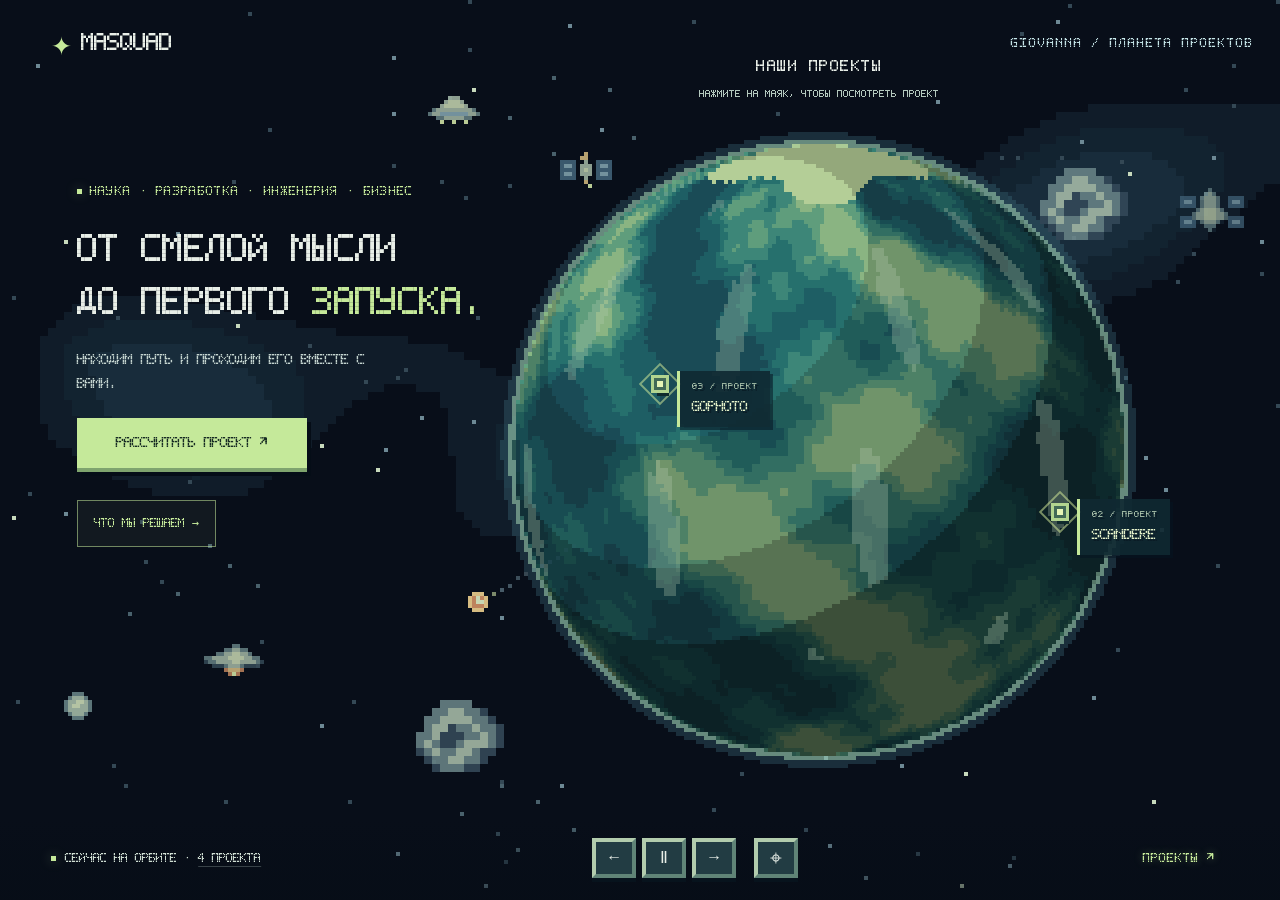
<file: index.html>
<!doctype html>
<html lang="ru"><head>
  <meta charset="UTF-8"><meta name="viewport" content="width=device-width,initial-scale=1"><meta name="theme-color" content="#080e19">
  <meta name="description" content="MASQUAD — наука, инженерия и разработка для бизнеса. Исследуйте проекты на планете и рассчитайте свою задачу.">
  <meta property="og:title" content="MASQUAD — планета проектов"><meta property="og:description" content="Наука, инженерия и разработка. Выберите проект на планете или рассчитайте свой."><meta property="og:type" content="website">
  <title>Giovanna — планета проектов MASQUAD</title><link rel="icon" href="assets/favicon.svg"><link rel="stylesheet" href="css/style.css"><link rel="stylesheet" href="css/pixel-design.css"><link rel="stylesheet" href="css/orbit.css"><link rel="stylesheet" href="css/preview.css"><script src="js/data.js" defer></script><script src="js/orbit-math.js" defer></script><script src="js/constellations.js" defer></script><script src="js/space-objects.js" defer></script><script src="js/preview-art.js" defer></script><script src="js/card-tilt.js" defer></script><link rel="stylesheet" href="css/giovanna.css"><script src="js/giovanna-preview.js" defer></script><script src="js/solar-journey.js" defer></script><link rel="stylesheet" href="css/planet-discoveries.css"><script src="js/planet-discoveries.js" defer></script><script src="js/app.js" defer></script><script src="js/canvas-debug.js" defer></script>
<link rel="stylesheet" href="css/page-overlay.css"><script src="js/page-overlay.js" defer></script></head><body class="orbit-home">
  <a class="skip-link" href="pages/calculator.html">Перейти к расчёту проекта</a>
  <header class="header"><a class="brand" href="index.html" aria-label="MASQUAD — главная"><span class="brand-icon">✦</span> MASQUAD</a></header>
  <main>
    <section id="home" class="hero" aria-label="Giovanna — планета проектов">
      <canvas id="space" aria-hidden="true"></canvas><span class="planet-name">GIOVANNA / ПЛАНЕТА ПРОЕКТОВ</span>
      <div class="planet-guide"><h2>Наши проекты</h2><p>Нажмите на маяк, чтобы посмотреть проект</p></div>
      <div class="intro"><div class="eyebrow"><i></i><span>НАУКА · РАЗРАБОТКА · ИНЖЕНЕРИЯ · БИЗНЕС</span></div><h1>От смелой мысли<br>до первого <em>запуска.</em></h1><p>Находим путь и проходим его вместе с вами.</p><div class="intro-actions"><a class="primary-link orbit-cta" href="pages/calculator.html">Рассчитать проект ↗</a><a class="orbit-directions-link" href="pages/directions.html">Что мы решаем →</a></div></div>
      <div id="pins" aria-label="Проекты на планете"></div>
      <button id="skip-journey" class="skip-journey" hidden>Пропустить путешествие ↗</button><button id="cancel-flight" class="cancel-flight" hidden>Отменить полёт · Esc</button>
      <div class="orbit-bar"><div class="status"><i></i><span id="status" role="status">Сейчас на орбите · <button type="button" class="project-count" aria-haspopup="dialog" aria-controls="project-list" aria-label="Открыть список: 4 проекта">4 проекта</button></span></div><div class="controls"><button id="prev" aria-label="Открыть предыдущий проект">←</button><button id="pause" aria-label="Приостановить вращение">Ⅱ</button><button id="next" aria-label="Открыть следующий проект">→</button></div><button id="list-toggle" class="quiet" aria-haspopup="dialog">Проекты ↗</button></div>
    </section>
  </main>
  <svg id="preview-connector" class="preview-connector" aria-hidden="true" hidden><path id="preview-line"/><circle id="preview-ring" r="12"/><rect id="preview-origin" width="8" height="8"/></svg>
  <dialog id="project-preview" class="project-preview" aria-labelledby="preview-title" aria-describedby="preview-description"><div class="preview-surface"><div class="preview-head"><span id="preview-category" class="eyebrow"></span><div class="preview-navigation" role="group" aria-label="Переключение проектов"><button id="preview-prev" type="button" aria-label="Предыдущий проект">←</button><button id="preview-next" type="button" aria-label="Следующий проект">→</button></div><button id="preview-close" autofocus aria-label="Закрыть карточку проекта">×</button></div><div id="preview-art" class="preview-art" aria-hidden="true"></div><div class="preview-content"><div class="preview-title-row"><h2 id="preview-title"></h2><span id="preview-number" class="preview-number"></span></div><p id="preview-description"></p><div class="preview-features"><h3>ВНУТРИ ПРОЕКТА</h3><ul id="preview-features"></ul></div><div class="preview-meta"><div id="preview-tags" class="preview-tags"></div><p id="preview-note" class="preview-note"></p></div><a id="preview-open" class="primary-link" href="pages/project-wearninglords.html"><span>Исследовать проект</span><span aria-hidden="true">→</span></a><span class="preview-flight-hint">Следующая остановка — поверхность планеты</span></div></div></dialog>
  <dialog id="project-list" class="orbit-project-list" aria-labelledby="project-list-title"><div class="project-list-heading"><h2 id="project-list-title">Проекты на орбите</h2><button id="list-close" aria-label="Закрыть список проектов">×</button></div><a href="pages/project-wearninglords.html">01 / WearningLords <span>↗</span></a><a href="pages/project-scandere.html">02 / Scandere <span>↗</span></a><a href="pages/project-gophoto.html">03 / GoPhoto <span>↗</span></a><a href="pages/project-giovanna.html">04 / Giovanna <span>↗</span></a></dialog>
  <noscript><nav class="no-js-projects" aria-label="Проекты"><a href="pages/project-wearninglords.html">WearningLords</a><a href="pages/project-scandere.html">Scandere</a><a href="pages/project-gophoto.html">GoPhoto</a><a href="pages/project-giovanna.html">Giovanna</a></nav></noscript>
</body></html>
</file>
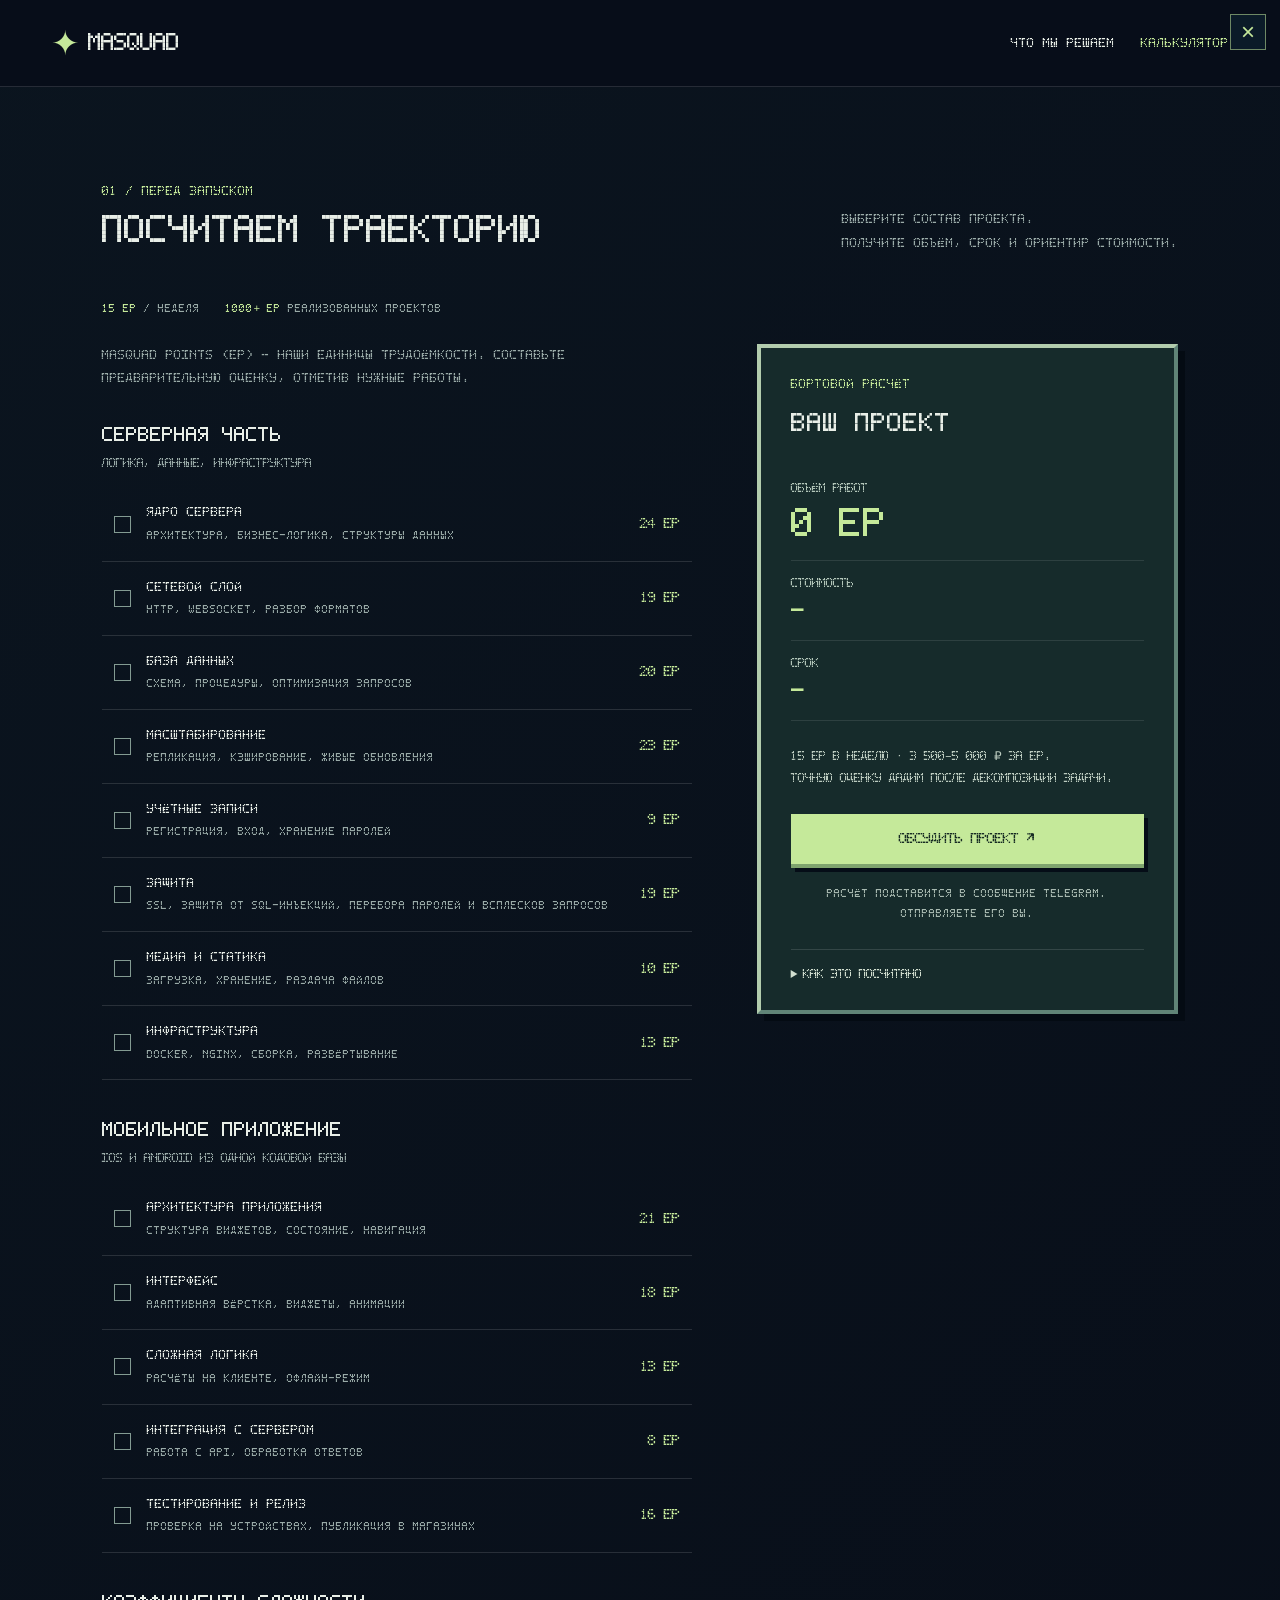
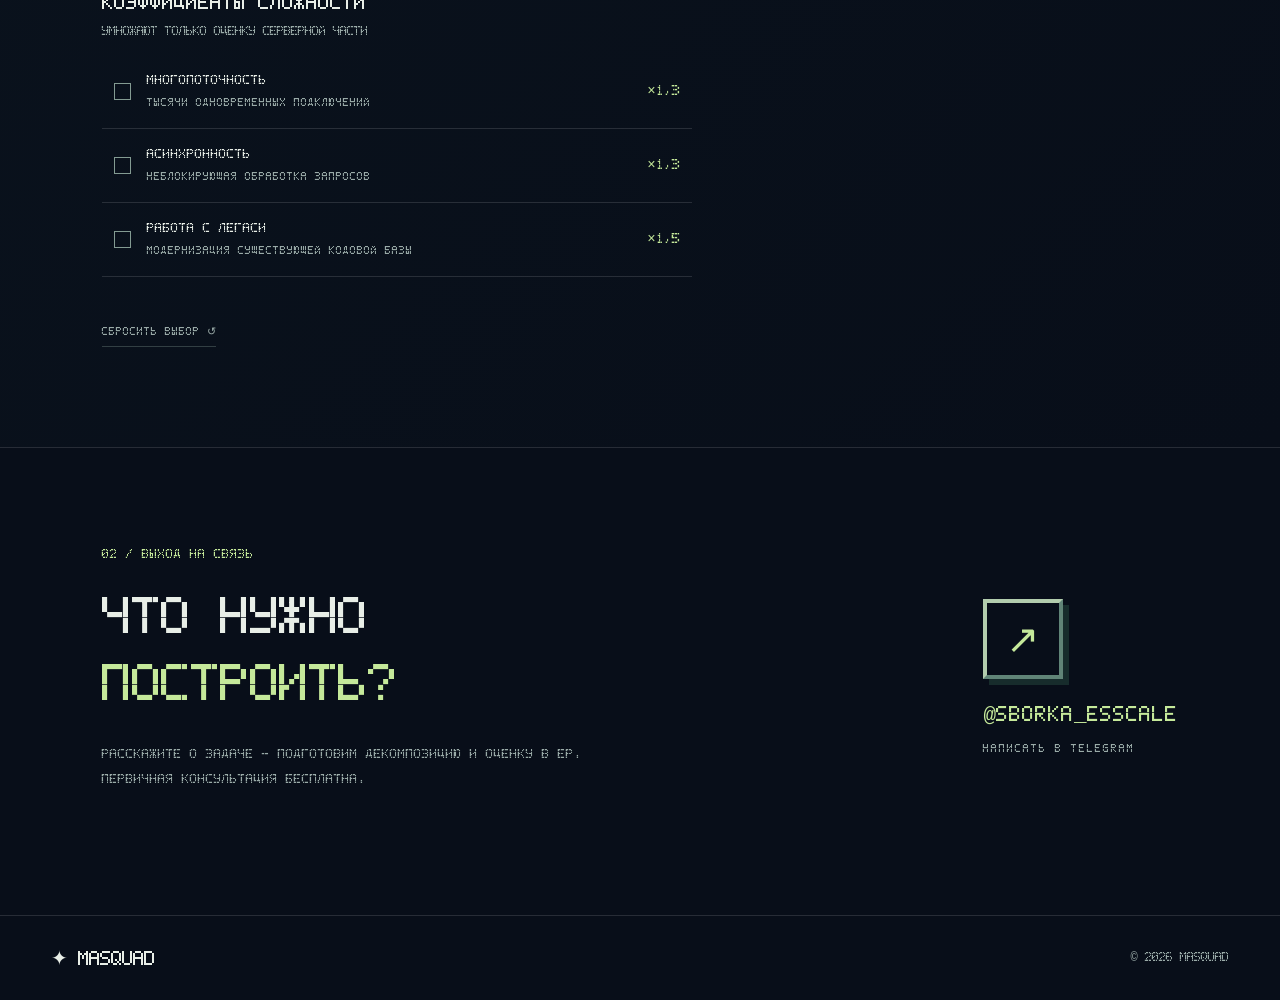
<file: pages/calculator.html>
<!doctype html>
<html lang="ru"><head>
  <meta charset="UTF-8"><meta name="viewport" content="width=device-width,initial-scale=1"><meta name="theme-color" content="#080e19">
  <meta name="description" content="Рассчитайте разработку с MASQUAD: объём работ в EP, предварительная стоимость и срок. Выберите работы и обсудите проект с командой.">
  <title>Рассчитать проект — MASQUAD</title><link rel="icon" href="../assets/favicon.svg"><link rel="stylesheet" href="../css/style.css"><link rel="stylesheet" href="../css/pixel-design.css"><link rel="stylesheet" href="../css/orbit.css"><script src="../js/data.js" defer></script><script src="../js/site.js" defer></script>
<link rel="stylesheet" href="../css/page-overlay.css"><script src="../js/page-overlay.js" defer></script></head><body class="calculator-page">
  <a class="skip-link" href="#estimate">Перейти к расчёту</a>
  <header class="header"><a class="brand" href="../index.html?orbit=return#home"><span class="brand-icon">✦</span> MASQUAD</a><nav aria-label="Навигация"><a href="directions.html">Что мы решаем</a><a href="calculator.html" aria-current="page">Калькулятор</a></nav><a class="page-overlay-close standalone-close" href="../index.html?orbit=return#home" aria-label="Вернуться на главную">×</a></header>
  <main>
    <section id="estimate" class="content-section estimate-section"><div class="section-head"><div><div class="eyebrow">01 / ПЕРЕД ЗАПУСКОМ</div><h1>Посчитаем траекторию</h1></div><p>Выберите состав проекта.<br>Получите объём, срок и ориентир стоимости.</p></div><div class="calculator-proof"><span><strong>15 EP</strong> / неделя</span><span><strong>1000+ EP</strong> реализованных проектов</span></div><div class="estimate-layout"><form id="estimate-form"><p class="form-intro">Masquad Points (EP) — наши единицы трудоёмкости. Составьте предварительную оценку, отметив нужные работы.</p><div id="estimate-options"></div><button type="reset" class="reset-button">Сбросить выбор ↺</button></form><aside class="estimate-result" aria-labelledby="result-title"><div class="eyebrow">БОРТОВОЙ РАСЧЁТ</div><h3 id="result-title">Ваш проект</h3><div class="result-values" aria-live="polite" aria-atomic="true"><div><span>Объём работ</span><strong id="ep-value">0 EP</strong></div><div><span>Стоимость</span><strong id="price-value">—</strong></div><div><span>Срок</span><strong id="weeks-value">—</strong></div></div><p>15 EP в неделю · 3 500–5 000 ₽ за EP.<br>Точную оценку дадим после декомпозиции задачи.</p><a id="estimate-send" class="primary-link" href="https://t.me/sborka_esscale" target="_blank" rel="noopener">Обсудить проект ↗</a><span class="result-hint">Расчёт подставится в сообщение Telegram.<br>Отправляете его вы.</span><details class="method"><summary>Как это посчитано</summary><p>Суммируем серверные работы, умножаем на выбранные коэффициенты сложности и добавляем мобильную часть. Срок — общий объём / 15 EP с округлением вверх до недели. Стоимость — объём × ставку. Это предварительный ориентир.</p></details></aside></div><noscript><p>Для калькулятора включите JavaScript. Оценку также можно запросить <a href="https://t.me/sborka_esscale">в Telegram</a>.</p></noscript></section>
    <section id="contact" class="content-section contact-section"><div><div class="eyebrow">02 / ВЫХОД НА СВЯЗЬ</div><h2>Что нужно<br><em>построить?</em></h2><p>Расскажите о задаче — подготовим декомпозицию и оценку в EP.<br>Первичная консультация бесплатна.</p></div><a class="contact-link" href="https://t.me/sborka_esscale" target="_blank" rel="noopener"><span class="contact-orbit" aria-hidden="true">↗</span>@sborka_esscale <small>НАПИСАТЬ В TELEGRAM</small></a></section>
  </main>
  <footer class="site-footer"><a class="brand" href="../index.html?orbit=return#home">✦ MASQUAD</a><span>© 2026 MASQUAD</span></footer>
</body></html>
</file>
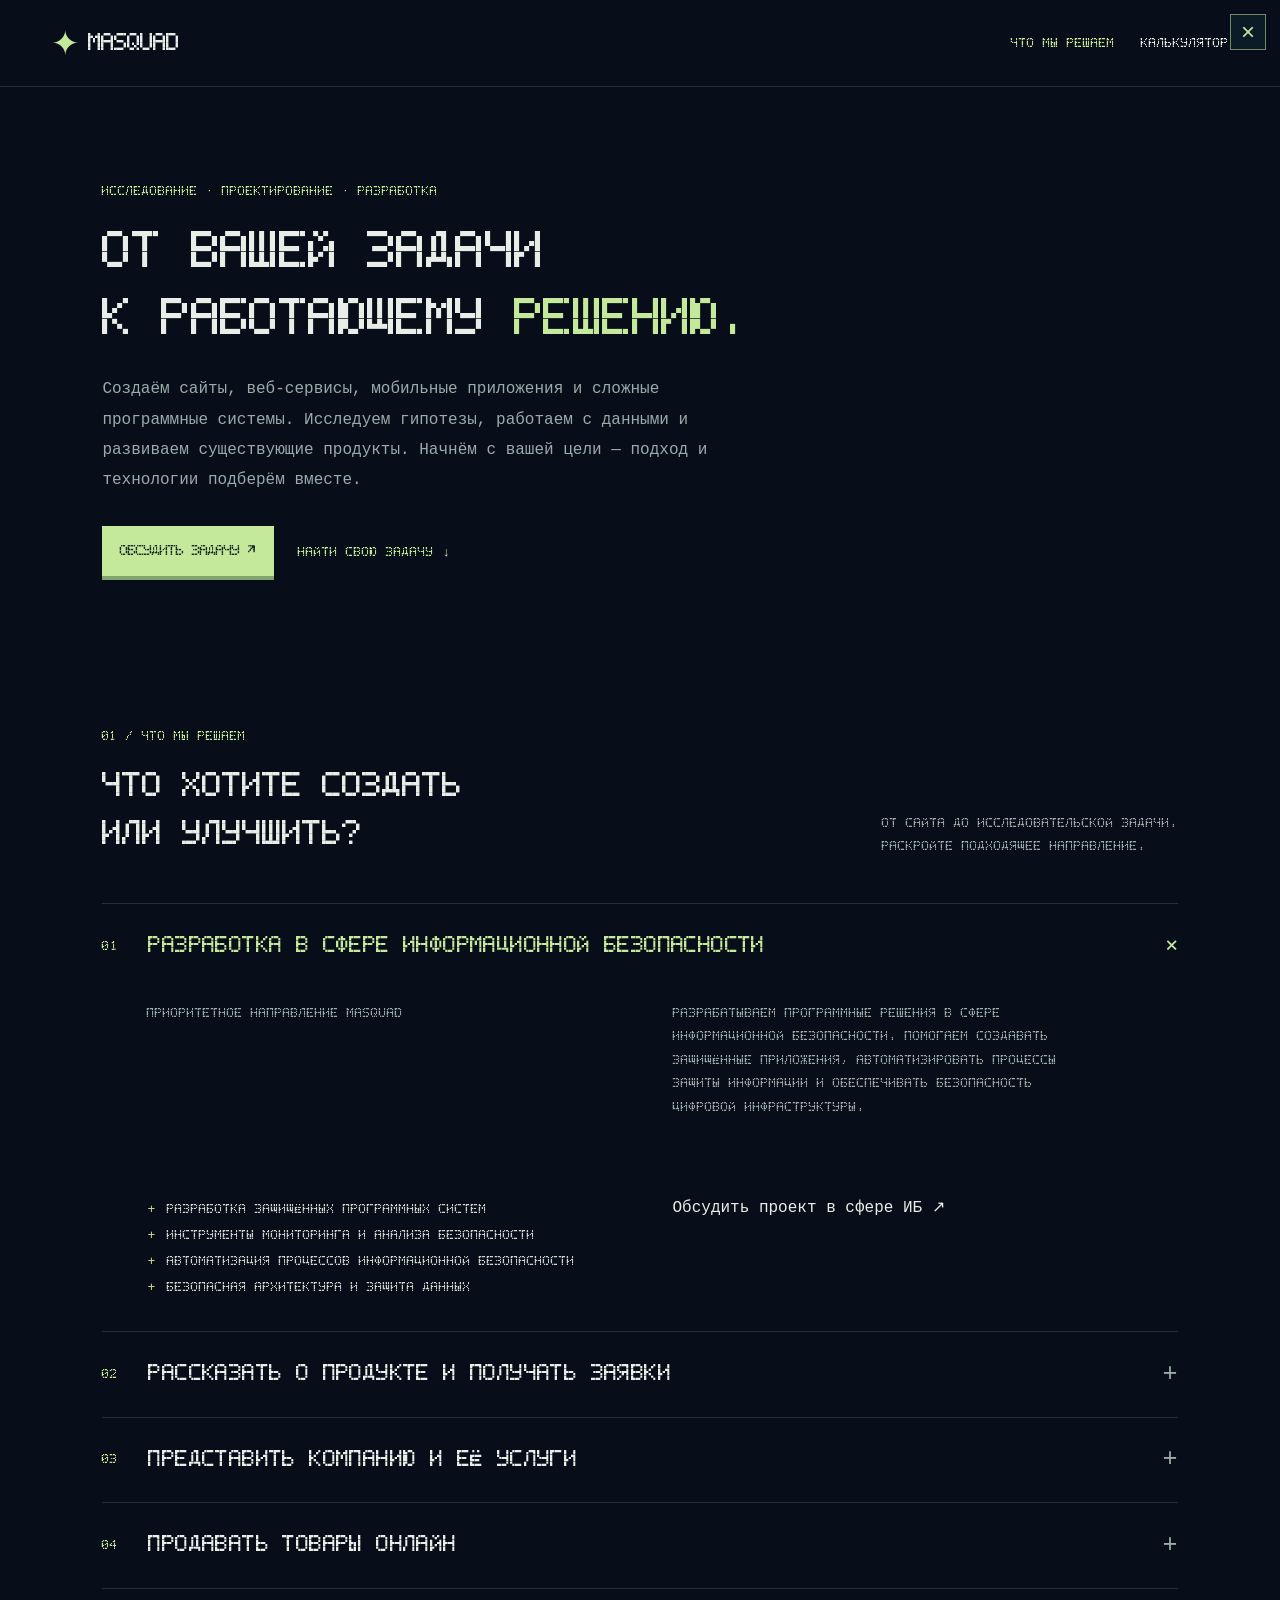
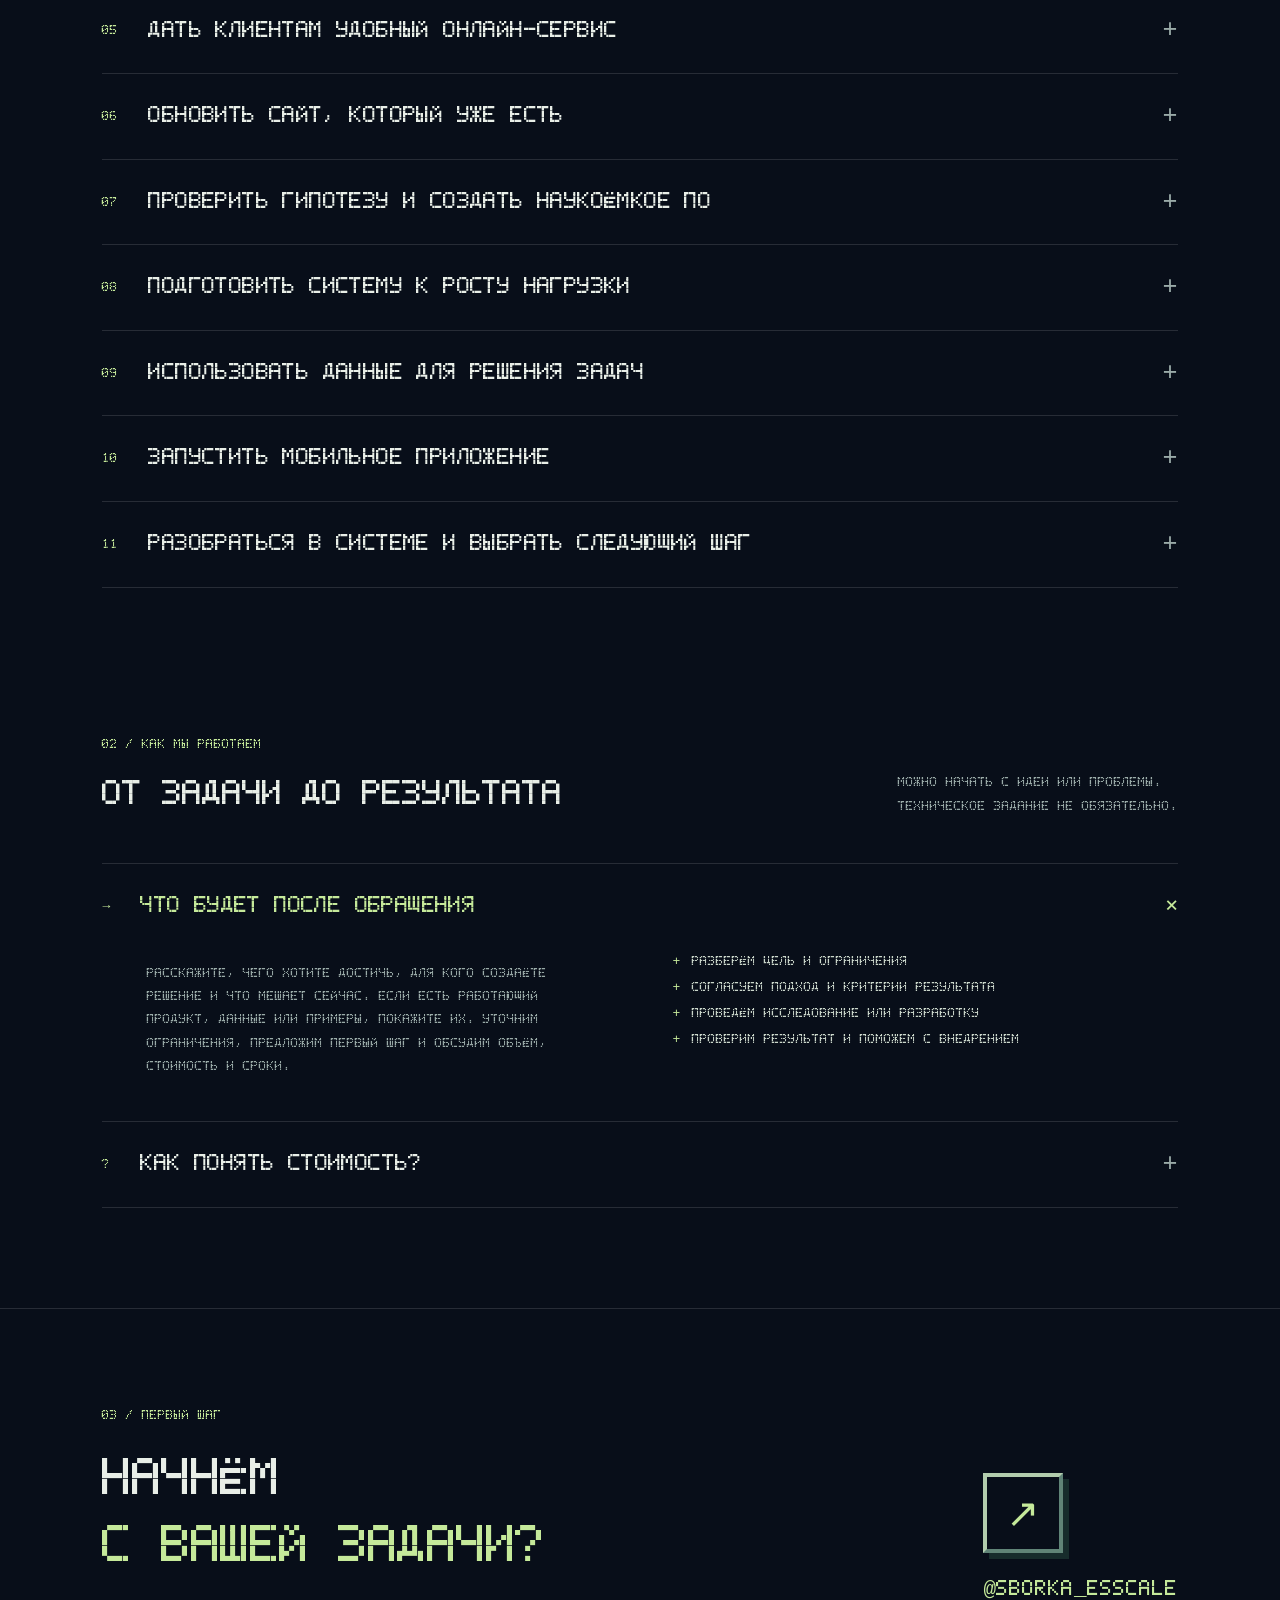
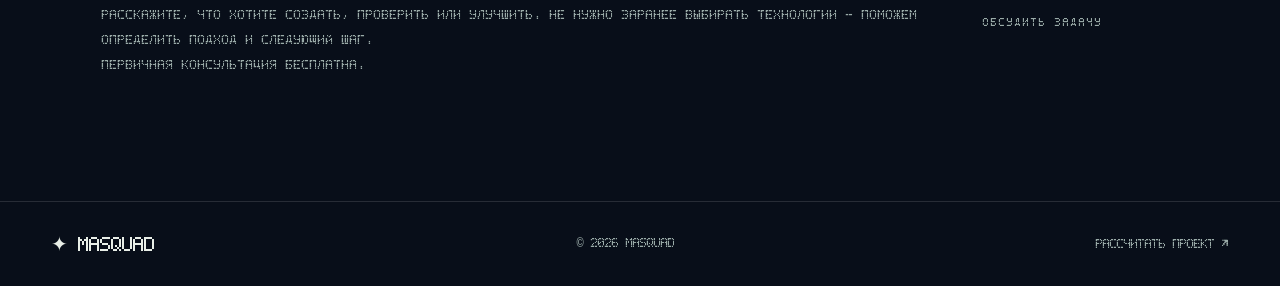
<file: pages/directions.html>
<!doctype html>
<html lang="ru"><head>
  <meta charset="UTF-8"><meta name="viewport" content="width=device-width,initial-scale=1"><meta name="theme-color" content="#080e19">
  <meta name="description" content="MASQUAD: сайты, веб-сервисы, мобильные приложения, наукоёмкое ПО и R&amp;D, высоконагруженные системы, данные и машинное обучение, консалтинг и аудит. Начнём с вашей задачи.">
  <title>Что мы решаем — MASQUAD</title><link rel="icon" href="../assets/favicon.svg"><link rel="stylesheet" href="../css/style.css"><link rel="stylesheet" href="../css/pixel-design.css"><link rel="stylesheet" href="../css/orbit.css">
<link rel="stylesheet" href="../css/page-overlay.css"><script src="../js/page-overlay.js" defer></script></head><body class="directions-page">
  <a class="skip-link" href="#directions">Перейти к задачам</a>
  <header class="header"><a class="brand" href="../index.html?orbit=return#home"><span class="brand-icon">✦</span> MASQUAD</a><nav aria-label="Навигация"><a href="directions.html" aria-current="page">Что мы решаем</a><a href="calculator.html">Калькулятор</a></nav><a class="page-overlay-close standalone-close" href="../index.html?orbit=return#home" aria-label="Вернуться на главную">×</a></header>
  <main>
    <section class="content-section directions-intro" aria-labelledby="directions-title"><div class="eyebrow">ИССЛЕДОВАНИЕ · ПРОЕКТИРОВАНИЕ · РАЗРАБОТКА</div><h1 id="directions-title">От вашей задачи<br>к работающему <em>решению.</em></h1><p>Создаём сайты, веб-сервисы, мобильные приложения и сложные программные системы. Исследуем гипотезы, работаем с данными и развиваем существующие продукты. Начнём с вашей цели — подход и технологии подберём вместе.</p><div class="directions-actions"><a class="primary-link" href="https://t.me/sborka_esscale" target="_blank" rel="noopener">Обсудить задачу ↗</a><a class="secondary-link" href="#directions">Найти свою задачу ↓</a></div></section>
    <section id="directions" class="content-section directions-section"><div class="section-head"><div><div class="eyebrow">01 / ЧТО МЫ РЕШАЕМ</div><h2>Что хотите создать<br>или улучшить?</h2></div><p>От сайта до исследовательской задачи.<br>Раскройте подходящее направление.</p></div>
      <div class="directions-list">
      <details open>
        <summary>
          <span>01</span>
          <h3>Разработка в сфере информационной безопасности</h3>
          <b aria-hidden="true">+</b>
        </summary>

        <div class="direction-body">
          <p class="cybersecurity-label">
            ПРИОРИТЕТНОЕ НАПРАВЛЕНИЕ MASQUAD
          </p>

          <p>
            Разрабатываем программные решения в сфере информационной
            безопасности. Помогаем создавать защищённые приложения,
            автоматизировать процессы защиты информации и обеспечивать
            безопасность цифровой инфраструктуры.
          </p>

          <ul>
            <li>Разработка защищённых программных систем</li>
            <li>Инструменты мониторинга и анализа безопасности</li>
            <li>Автоматизация процессов информационной безопасности</li>
            <li>Безопасная архитектура и защита данных</li>
          </ul>

          <a class="cybersecurity-contact"
            href="https://t.me/sborka_esscale"
            target="_blank"
            rel="noopener noreferrer">
            Обсудить проект в сфере ИБ ↗
          </a>
        </div>
      </details>
        <details><summary><span>02</span><h3>Рассказать о продукте и получать заявки</h3><b aria-hidden="true">+</b></summary><div class="direction-body"><p>Подойдёт лендинг — страница, которая знакомит с одним продуктом или услугой и помогает посетителю сделать следующий шаг: оставить заявку, записаться или связаться с вами.</p><ul><li>Понятное предложение</li><li>Преимущества и ответы на вопросы</li><li>Форма заявки или запись</li><li>Связь через мессенджеры</li></ul></div></details>
        <details><summary><span>03</span><h3>Представить компанию и её услуги</h3><b aria-hidden="true">+</b></summary><div class="direction-body"><p>Подойдёт сайт компании: услуги, примеры работ и информация о команде в одном месте. Посетитель сможет разобраться в предложении и найти способ связаться. Пример необычной подачи портфолио — <a class="secondary-link" href="project-giovanna.html" target="_top">Giovanna ↗</a>.</p><ul><li>Страницы услуг</li><li>Портфолио и проекты</li><li>О компании и команде</li><li>Контакты и обращения</li></ul></div></details>
        <details><summary><span>04</span><h3>Продавать товары онлайн</h3><b aria-hidden="true">+</b></summary><div class="direction-body"><p>Подойдёт интернет-магазин: от знакомства с товаром до оформления заказа. Обсудим ассортимент, способы оплаты и доставки, чтобы определить нужные возможности.</p><ul><li>Каталог и поиск товаров</li><li>Карточки с описаниями и фото</li><li>Корзина и оформление заказа</li><li>Оплата и доставка</li></ul></div></details>
        <details><summary><span>05</span><h3>Дать клиентам удобный онлайн-сервис</h3><b aria-hidden="true">+</b></summary><div class="direction-body"><p>Если одной информации на сайте мало, создадим веб-сервис или личный кабинет. Клиенты смогут выполнять нужные действия самостоятельно: записываться, оформлять заказы или следить за их статусом.</p><ul><li>Регистрация и личный кабинет</li><li>Онлайн-запись и бронирование</li><li>Заказы и уведомления</li><li>Интеграции с вашими системами</li></ul></div></details>
        <details><summary><span>06</span><h3>Обновить сайт, который уже есть</h3><b aria-hidden="true">+</b></summary><div class="direction-body"><p>Если сайт устарел, неудобен на телефоне или мешает работе, сначала разберёмся в причинах. Определим, что стоит сохранить, а что изменить — от отдельных доработок до редизайна.</p><ul><li>Проверка структуры и навигации</li><li>Удобство на телефонах</li><li>Доработка форм и функций</li><li>Поиск причин медленной загрузки</li></ul></div></details>
        <details><summary><span>07</span><h3>Проверить гипотезу и создать наукоёмкое ПО</h3><b aria-hidden="true">+</b></summary><div class="direction-body"><p>Наукоёмкое ПО и R&amp;D — для задач, где разработка начинается с исследования. Поможем проверить техническую гипотезу, построить математическую модель и выбрать метод решения, прежде чем переходить к продукту.</p><ul><li>Математическое моделирование</li><li>Численные методы и оптимизация</li><li>Обработка экспериментальных данных</li><li>Обработка сигналов</li><li>R&amp;D как услуга</li></ul></div></details>
        <details><summary><span>08</span><h3>Подготовить систему к росту нагрузки</h3><b aria-hidden="true">+</b></summary><div class="direction-body"><p>Высоконагруженные системы — когда растёт число пользователей, объём данных или требования к устойчивости. Найдём узкие места и спроектируем изменения с учётом вашей нагрузки и ограничений.</p><ul><li>Архитектура под нагрузку</li><li>Распределённые системы</li><li>Репликация и кэширование</li><li>Бинарные протоколы</li><li>Оптимизация производительности</li></ul></div></details>
        <details><summary><span>09</span><h3>Использовать данные для решения задач</h3><b aria-hidden="true">+</b></summary><div class="direction-body"><p>Данные и машинное обучение — когда нужно извлечь смысл из накопленной информации, построить прогноз или автоматизировать обработку текстов и изображений. Проверим качество данных и применимость методов к вашей задаче.</p><ul><li>Сбор, очистка и восстановление данных</li><li>Предиктивная аналитика</li><li>Компьютерное зрение</li><li>Обработка естественного языка</li><li>Рекомендательные системы</li></ul></div></details>
        <details><summary><span>10</span><h3>Запустить мобильное приложение</h3><b aria-hidden="true">+</b></summary><div class="direction-body"><p>Мобильные приложения — для продуктов, которым нужно быть под рукой у клиента или сотрудника. Создадим приложение для iOS и Android, свяжем его с вашими сервисами и предусмотрим нужные сценарии работы без сети.</p><ul><li>iOS и Android из одной кодовой базы</li><li>Сложная клиентская логика</li><li>Работа без сети</li><li>Серверная часть под приложение</li><li>Публикация в магазинах</li></ul></div></details>
        <details><summary><span>11</span><h3>Разобраться в системе и выбрать следующий шаг</h3><b aria-hidden="true">+</b></summary><div class="direction-body"><p>Консалтинг и аудит — если продукт уже работает, но его сложно развивать или непонятно, с чего начать изменения. Разберём код, архитектуру и процессы, найдём ограничения и предложим порядок доработок.</p><ul><li>Аудит архитектуры</li><li>Разбор кодовой базы</li><li>Проектирование решений</li><li>Автоматизация процессов</li><li>Усиление команды</li></ul></div></details>
      </div>
    </section>
    <section id="process" class="content-section directions-section"><div class="section-head"><div><div class="eyebrow">02 / КАК МЫ РАБОТАЕМ</div><h2>От задачи до результата</h2></div><p>Можно начать с идеи или проблемы.<br>Техническое задание не обязательно.</p></div><div class="directions-list"><details open><summary><span>→</span><h3>Что будет после обращения</h3><b aria-hidden="true">+</b></summary><div class="direction-body"><p>Расскажите, чего хотите достичь, для кого создаёте решение и что мешает сейчас. Если есть работающий продукт, данные или примеры, покажите их. Уточним ограничения, предложим первый шаг и обсудим объём, стоимость и сроки.</p><ul><li>Разберём цель и ограничения</li><li>Согласуем подход и критерии результата</li><li>Проведём исследование или разработку</li><li>Проверим результат и поможем с внедрением</li></ul></div></details><details><summary><span>?</span><h3>Как понять стоимость?</h3><b aria-hidden="true">+</b></summary><div class="direction-body"><p>Оценка зависит от состава работ, сложности, интеграций и состояния существующей системы. Калькулятор поможет предварительно оценить серверную и мобильную разработку. Сайты, исследования, работу с данными и аудит оценим с учётом конкретной задачи.</p><ul><li>Какой результат нужен?</li><li>Что уже есть и что нужно создать?</li><li>Какие функции и интеграции необходимы?</li><li>Есть ли ограничения по срокам и бюджету?</li></ul></div></details></div></section>
    <section id="contact" class="content-section contact-section"><div><div class="eyebrow">03 / ПЕРВЫЙ ШАГ</div><h2>Начнём<br><em>с вашей задачи?</em></h2><p>Расскажите, что хотите создать, проверить или улучшить. Не нужно заранее выбирать технологии — поможем определить подход и следующий шаг.<br>Первичная консультация бесплатна.</p></div><a class="contact-link" href="https://t.me/sborka_esscale" target="_blank" rel="noopener"><span class="contact-orbit" aria-hidden="true">↗</span>@sborka_esscale <small>ОБСУДИТЬ ЗАДАЧУ</small></a></section>
  </main>
  <footer class="site-footer"><a class="brand" href="../index.html?orbit=return#home">✦ MASQUAD</a><span>© 2026 MASQUAD</span><a href="calculator.html">Рассчитать проект ↗</a></footer>
</body></html>
</file>
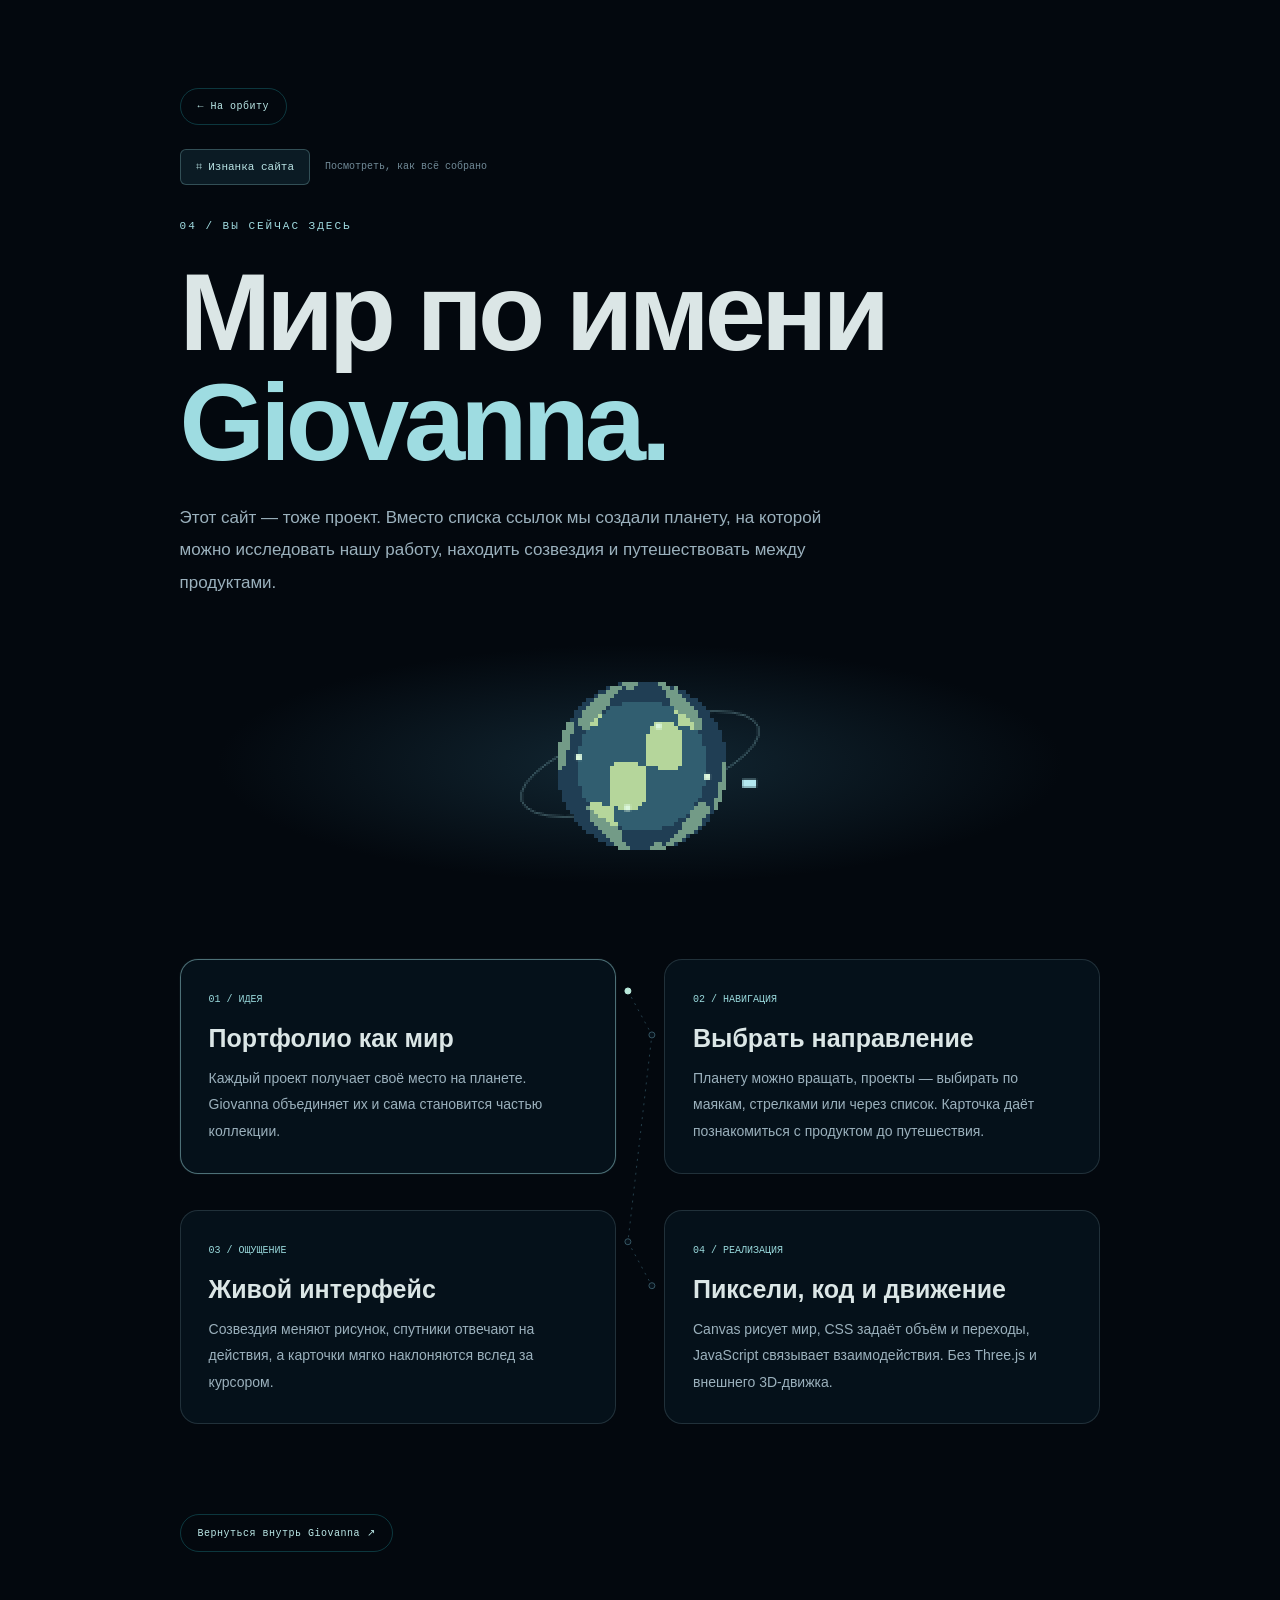
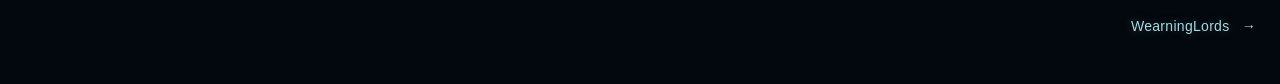
<file: pages/project-giovanna.html>
<!doctype html>
<!-- custom-project-page -->
<html lang="ru"><head><meta charset="UTF-8"><meta name="viewport" content="width=device-width,initial-scale=1"><title>Giovanna — планета проектов</title><meta name="description" content="Как устроена Giovanna: интерактивная планета, проекты, карточки и путешествия через облака."><link rel="icon" href="../assets/favicon.svg"><link rel="stylesheet" href="../css/giovanna.css"><link rel="stylesheet" href="../css/gophoto.css"><script src="../js/project-page.js" defer></script><script src="../js/giovanna-preview.js" defer></script><script src="../js/giovanna-case.js" defer></script><link rel="stylesheet" href="../css/giovanna-field.css"><script src="../js/giovanna-field.js" defer></script><link rel="stylesheet" href="../css/giovanna-details.css"><script src="../js/giovanna-details.js" defer></script></head><body class="giovanna-page" data-project="giovanna"><main class="giovanna-case"><a class="back-orbit" href="../index.html?orbit=return#home">← На орбиту</a><div class="project-heading"><p class="case-kicker">04 / ВЫ СЕЙЧАС ЗДЕСЬ</p><h1>Мир по имени<br><span>Giovanna.</span></h1><p>Этот сайт — тоже проект. Вместо списка ссылок мы создали планету, на которой можно исследовать нашу работу, находить созвездия и путешествовать между продуктами.</p></div><div class="giovanna-world"><canvas width="160" height="110" aria-label="Вращающаяся миниатюра планеты Giovanna" role="img"></canvas></div><div class="giovanna-steps"><article class="giovanna-step"><small>01 / ИДЕЯ</small><h2>Портфолио как мир</h2><p>Каждый проект получает своё место на планете. Giovanna объединяет их и сама становится частью коллекции.</p></article><article class="giovanna-step"><small>02 / НАВИГАЦИЯ</small><h2>Выбрать направление</h2><p>Планету можно вращать, проекты — выбирать по маякам, стрелками или через список. Карточка даёт познакомиться с продуктом до путешествия.</p></article><article class="giovanna-step"><small>03 / ОЩУЩЕНИЕ</small><h2>Живой интерфейс</h2><p>Созвездия меняют рисунок, спутники отвечают на действия, а карточки мягко наклоняются вслед за курсором.</p></article><article class="giovanna-step"><small>04 / РЕАЛИЗАЦИЯ</small><h2>Пиксели, код и движение</h2><p>Canvas рисует мир, CSS задаёт объём и переходы, JavaScript связывает взаимодействия. Без Three.js и внешнего 3D-движка.</p></article></div><a class="giovanna-return back-orbit" href="../index.html?orbit=return#home">Вернуться внутрь Giovanna ↗</a></main><a class="giovanna-next-project" href="project-wearninglords.html">WearningLords <span aria-hidden="true">&#8594;</span></a></body></html>
</file>
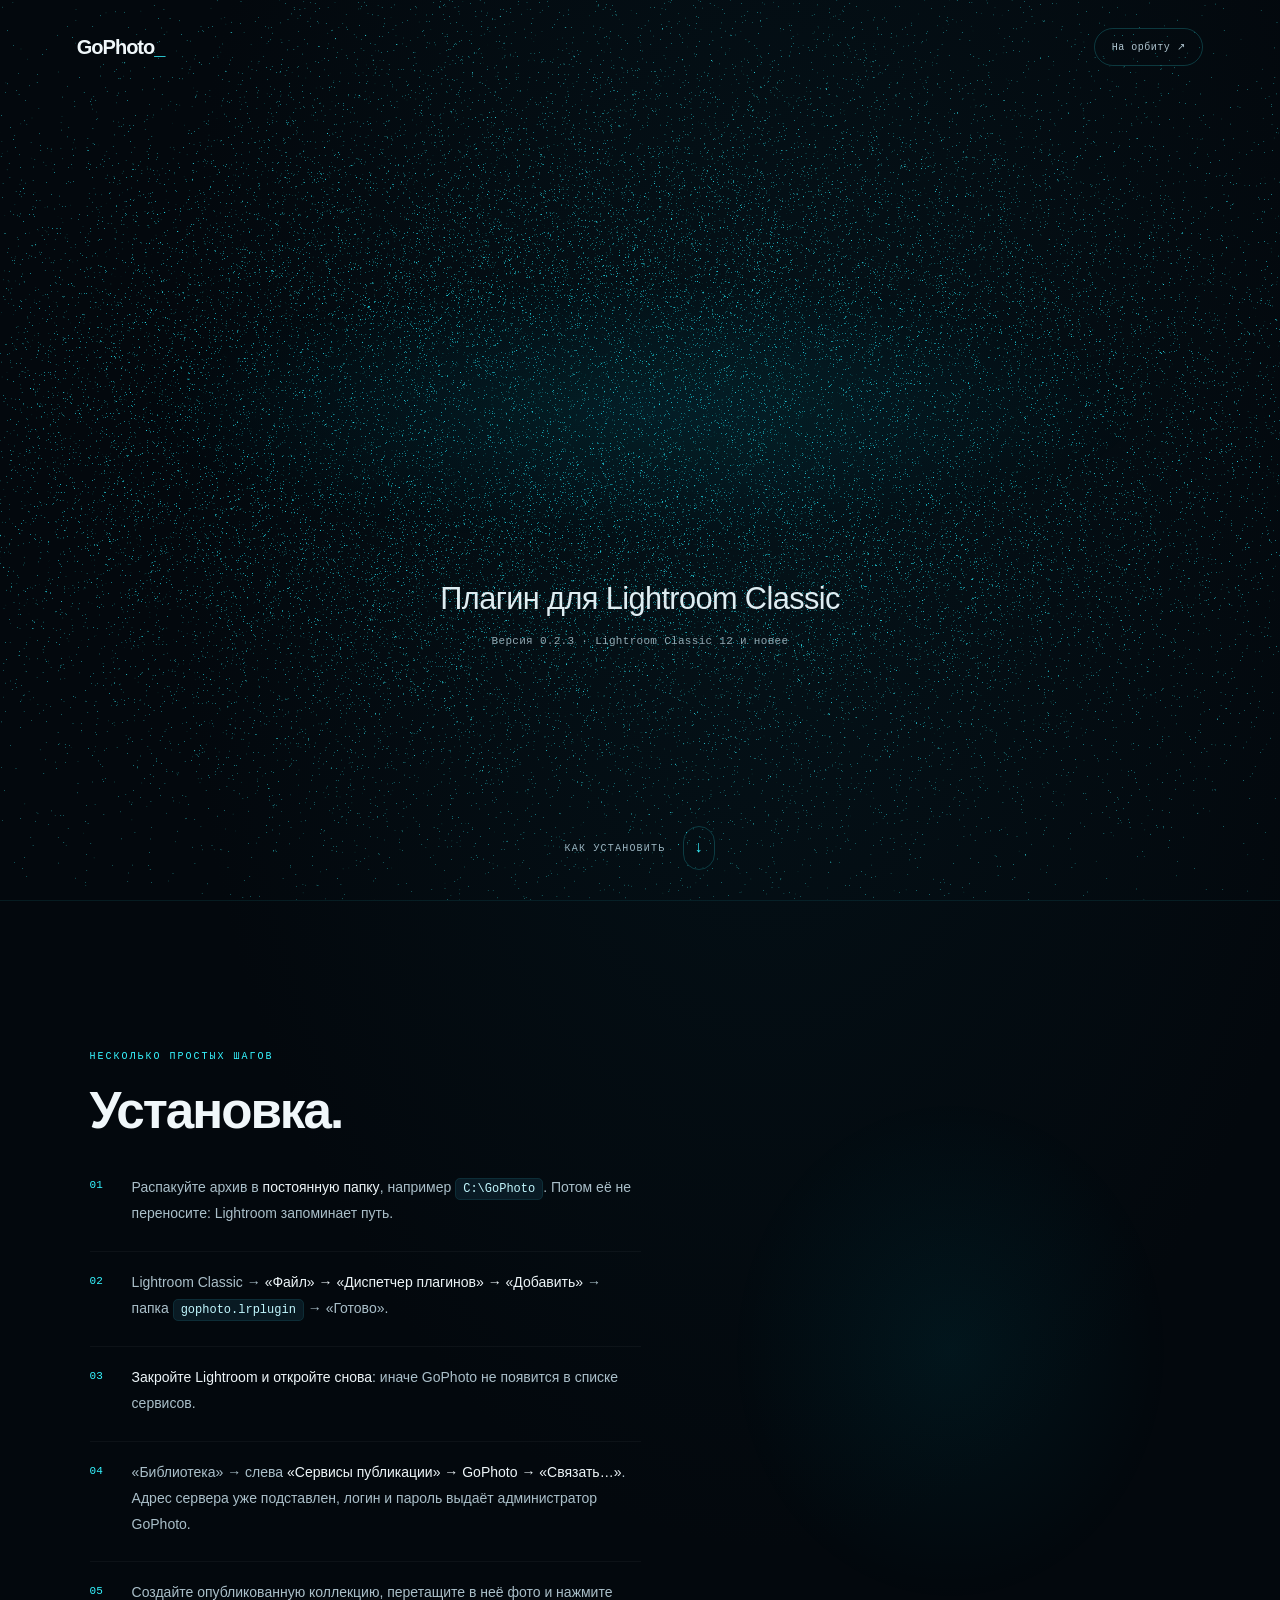
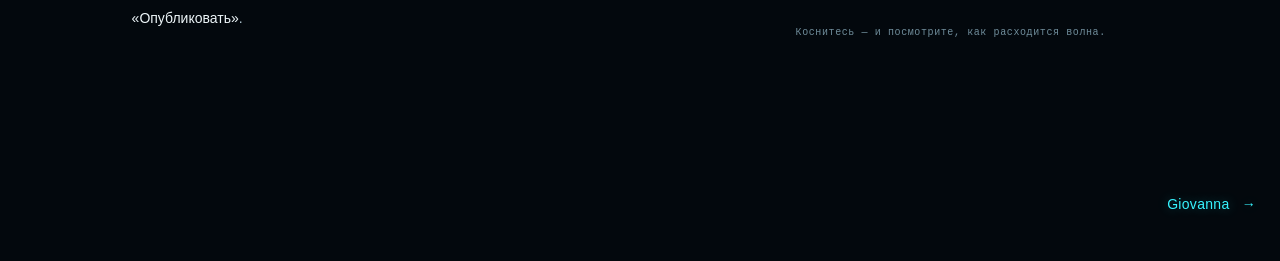
<file: pages/project-gophoto.html>
<!doctype html>
<!-- custom-project-page -->
<html lang="ru"><head><meta charset="UTF-8"><meta name="viewport" content="width=device-width,initial-scale=1"><meta name="theme-color" content="#03080d"><meta name="description" content="GoPhoto — плагин для Lightroom Classic. Версия 0.2.3, установка и публикация фотографий."><title>GoPhoto — плагин для Lightroom Classic</title><link rel="icon" href="../assets/favicon.svg"><link rel="stylesheet" href="../css/gophoto.css"><script src="../js/project-page.js" defer></script><script src="../js/gophoto-forms.js" defer></script><script src="../js/gophoto-particles.js" defer></script></head>
<body class="gp-page" data-project="gophoto"><header class="gp-header"><a class="gp-wordmark" href="#top" aria-label="GoPhoto — начало">GoPhoto<span>_</span></a><a class="back-orbit" href="../index.html?orbit=return#home">На орбиту ↗</a></header>
<main id="top" class="gp-main">
<section class="gp-hero project-heading" aria-labelledby="gophoto-title"><div class="gp-title-stage"><h1 id="gophoto-title" class="gp-title">GoPhoto</h1></div><p class="gp-subtitle">Плагин для Lightroom Classic</p><p class="gp-meta">Версия 0.2.3 <span aria-hidden="true">·</span> Lightroom Classic 12 и новее</p><a class="gp-scroll" href="#installation">КАК УСТАНОВИТЬ <span aria-hidden="true">↓</span></a></section>
<section id="installation" class="gp-install" aria-labelledby="installation-title"><div class="gp-instructions"><span class="gp-label">НЕСКОЛЬКО ПРОСТЫХ ШАГОВ</span><h2 id="installation-title">Установка.</h2><ol class="gp-steps">
<li>Распакуйте архив в <strong>постоянную папку</strong>, например <code>C:\GoPhoto</code>. Потом её не переносите: Lightroom запоминает путь.</li>
<li>Lightroom Classic → <strong>«Файл» → «Диспетчер плагинов» → «Добавить»</strong> → папка <code>gophoto.lrplugin</code> → «Готово».</li>
<li><strong>Закройте Lightroom и откройте снова</strong>: иначе GoPhoto не появится в списке сервисов.</li>
<li>«Библиотека» → слева <strong>«Сервисы публикации» → GoPhoto → «Связать…»</strong>. Адрес сервера уже подставлен, логин и пароль выдаёт администратор GoPhoto.</li>
<li>Создайте опубликованную коллекцию, перетащите в неё фото и нажмите <strong>«Опубликовать»</strong>.</li>
</ol></div><div class="gp-sphere-stage"><button class="gp-sphere-hit" type="button" aria-label="Запустить волну от места касания на шаре"></button><span class="gp-sphere-caption" aria-hidden="true">Коснитесь — и посмотрите, как расходится волна.</span></div></section>
<a class="gp-next-project" href="project-giovanna.html">Giovanna <span aria-hidden="true">&#8594;</span></a></main></body></html>
</file>
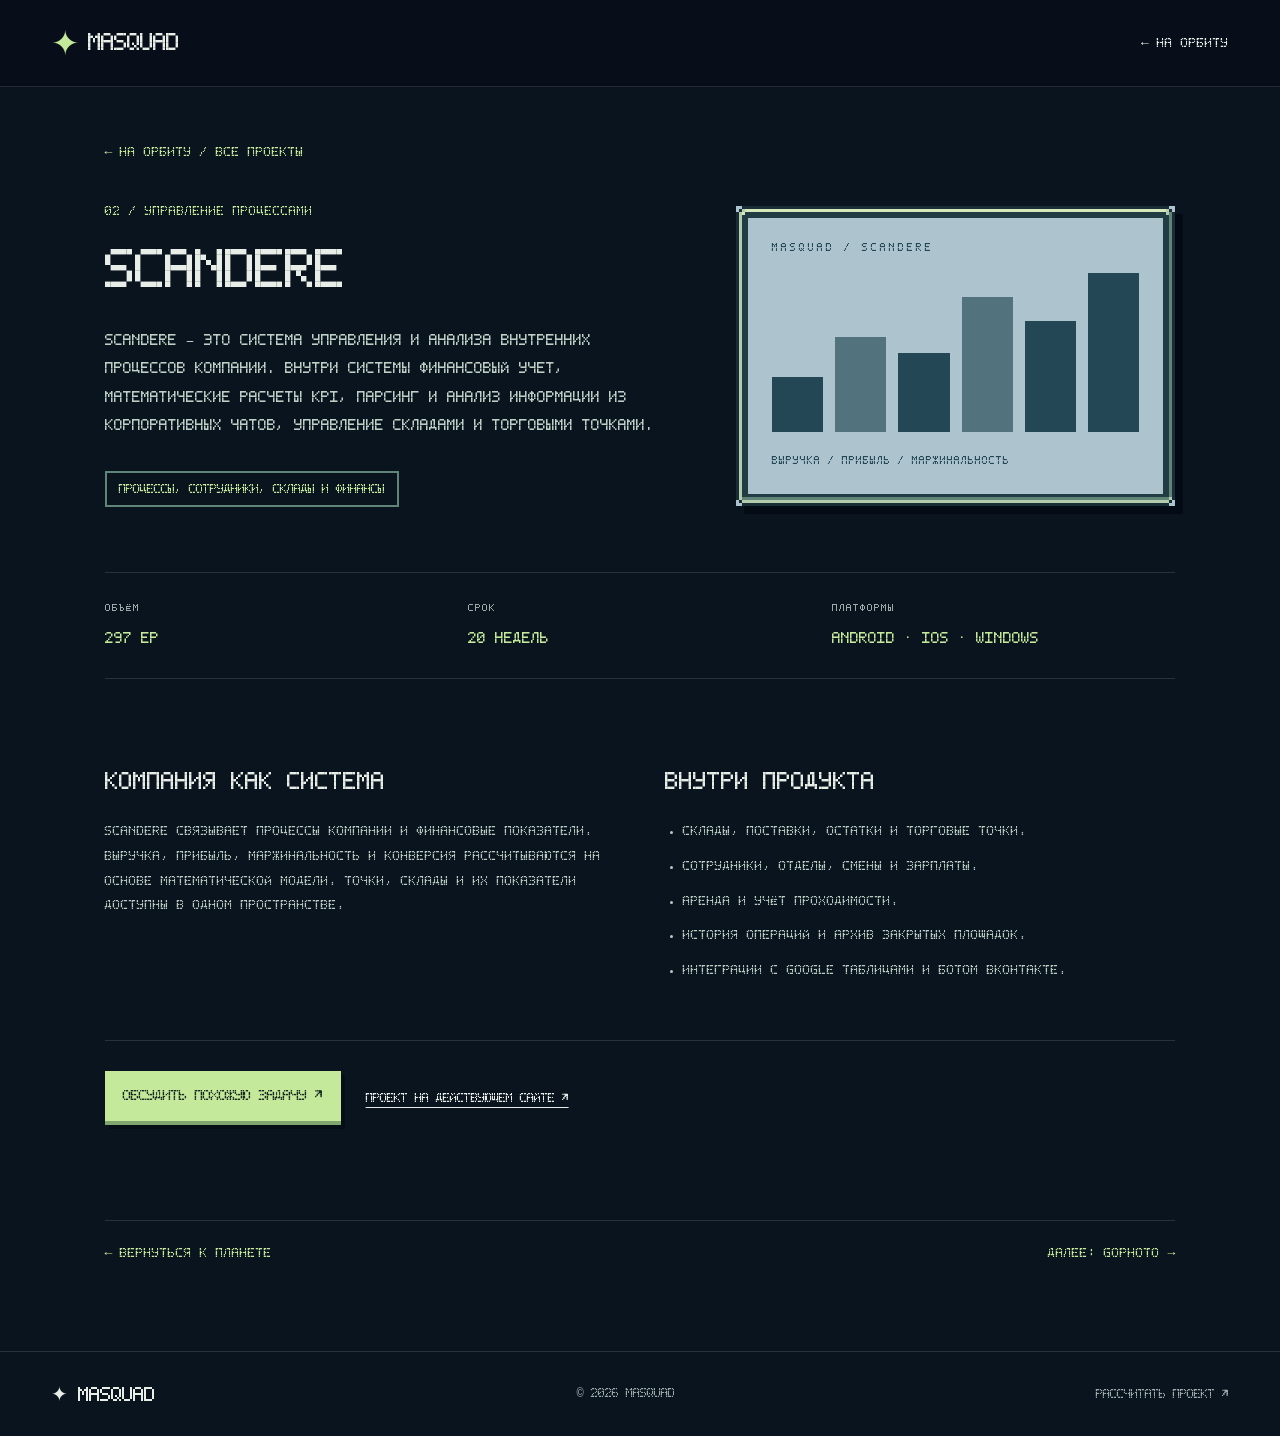
<file: pages/project-scandere.html>
<!doctype html>
<html lang="ru"><head><meta charset="UTF-8"><meta name="viewport" content="width=device-width,initial-scale=1"><meta name="theme-color" content="#080e19"><meta name="description" content="Scandere – это система управления и анализа внутренних процессов компании. Внутри системы финансовый учет, математические расчеты KPI, парсинг и анализ информации из корпоративных чатов, управление складами и торговыми точками."><title>Scandere — проект MASQUAD</title><link rel="icon" href="../assets/favicon.svg"><link rel="stylesheet" href="../css/style.css"><link rel="stylesheet" href="../css/pixel-design.css"><link rel="stylesheet" href="../css/orbit.css"><script src="../js/project-page.js" defer></script></head>
<body class="project-page"><header class="header"><a class="brand" href="../index.html?orbit=return#home"><span class="brand-icon">✦</span> MASQUAD</a><nav aria-label="Навигация"><a href="../index.html?orbit=return#home">← На орбиту</a></nav></header>
<main class="project-main"><a class="back-orbit" href="../index.html?orbit=return#home">← На орбиту / Все проекты</a><section class="project-heading"><div><div class="eyebrow">02 / УПРАВЛЕНИЕ ПРОЦЕССАМИ</div><h1>Scandere</h1><p class="project-lead">Scandere – это система управления и анализа внутренних процессов компании. Внутри системы финансовый учет, математические расчеты KPI, парсинг и анализ информации из корпоративных чатов, управление складами и торговыми точками.</p><span class="project-status">Процессы, сотрудники, склады и финансы</span></div><div class="project-cover" style="--project-bg:#adc4cf;--project-fg:#234754"><span class="cover-label">MASQUAD / SCANDERE</span><span class="cover-symbol cover-chart" aria-hidden="true"><i></i><i></i><i></i><i></i><i></i><i></i></span><span class="cover-caption">Выручка / Прибыль / Маржинальность</span></div></section>
<div class="project-facts"><div><span>ОБЪЁМ</span>297 EP</div><div><span>СРОК</span>20 недель</div><div><span>ПЛАТФОРМЫ</span>Android · iOS · Windows</div></div>
<section class="project-story"><div><h2>Компания как система</h2><p>Scandere связывает процессы компании и финансовые показатели. Выручка, прибыль, маржинальность и конверсия рассчитываются на основе математической модели. Точки, склады и их показатели доступны в одном пространстве.</p></div><div><h2>Внутри продукта</h2><ul><li>Склады, поставки, остатки и торговые точки.</li><li>Сотрудники, отделы, смены и зарплаты.</li><li>Аренда и учёт проходимости.</li><li>История операций и архив закрытых площадок.</li><li>Интеграции с Google Таблицами и ботом ВКонтакте.</li></ul></div></section>
<div class="project-actions"><a class="primary-link" href="https://t.me/sborka_esscale?text=%D0%97%D0%B4%D1%80%D0%B0%D0%B2%D1%81%D1%82%D0%B2%D1%83%D0%B9%D1%82%D0%B5!%20%D0%A5%D0%BE%D1%87%D1%83%20%D0%BE%D0%B1%D1%81%D1%83%D0%B4%D0%B8%D1%82%D1%8C%20%D0%BF%D1%80%D0%BE%D0%B5%D0%BA%D1%82%2C%20%D0%BF%D0%BE%D1%85%D0%BE%D0%B6%D0%B8%D0%B9%20%D0%BD%D0%B0%20Scandere." target="_blank" rel="noopener">Обсудить похожую задачу ↗</a><a href="https://esscale.ru/scandere/" target="_blank" rel="noopener">Проект на действующем сайте ↗</a></div><nav class="project-next" aria-label="Следующий проект"><a href="../index.html?orbit=return#home">← Вернуться к планете</a><a href="project-gophoto.html">Далее: GoPhoto →</a></nav></main><footer class="site-footer"><a class="brand" href="../index.html?orbit=return#home">✦ MASQUAD</a><span>© 2026 MASQUAD</span><a href="calculator.html">Рассчитать проект ↗</a></footer></body></html>
</file>
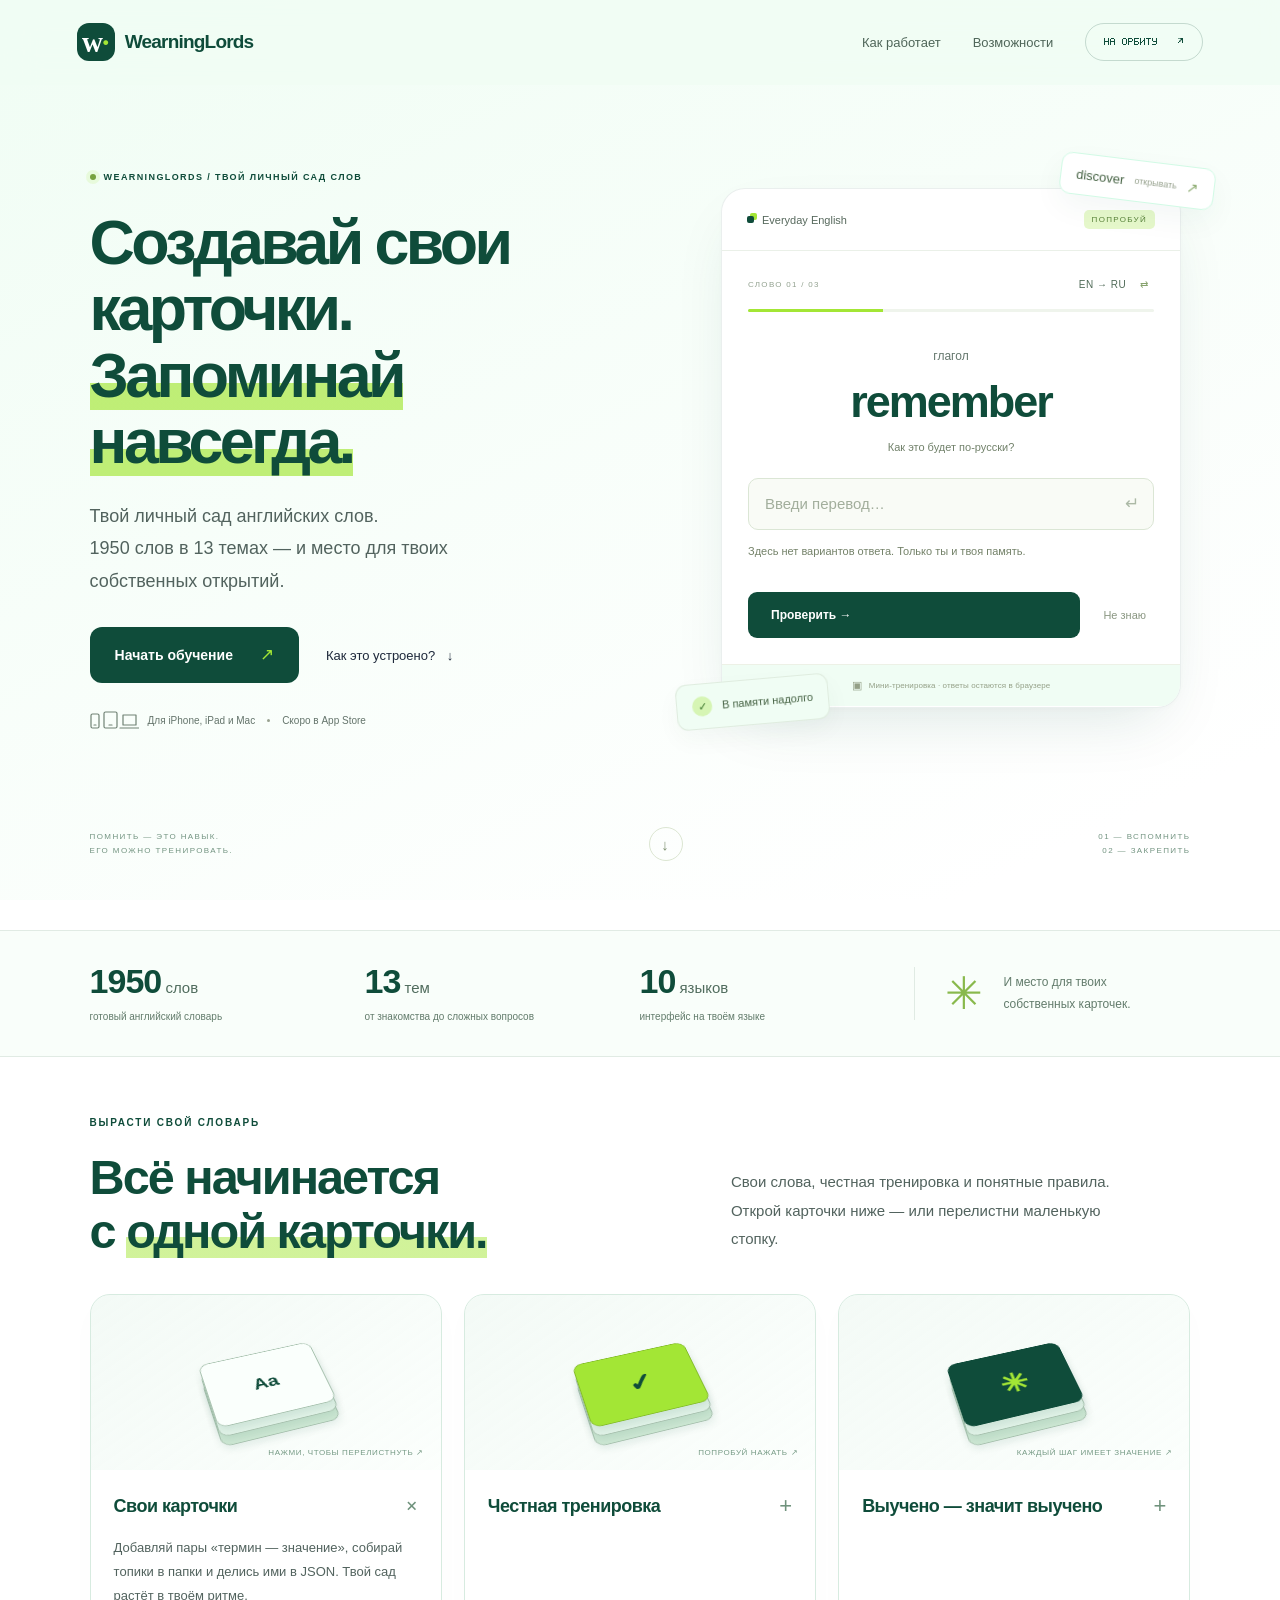
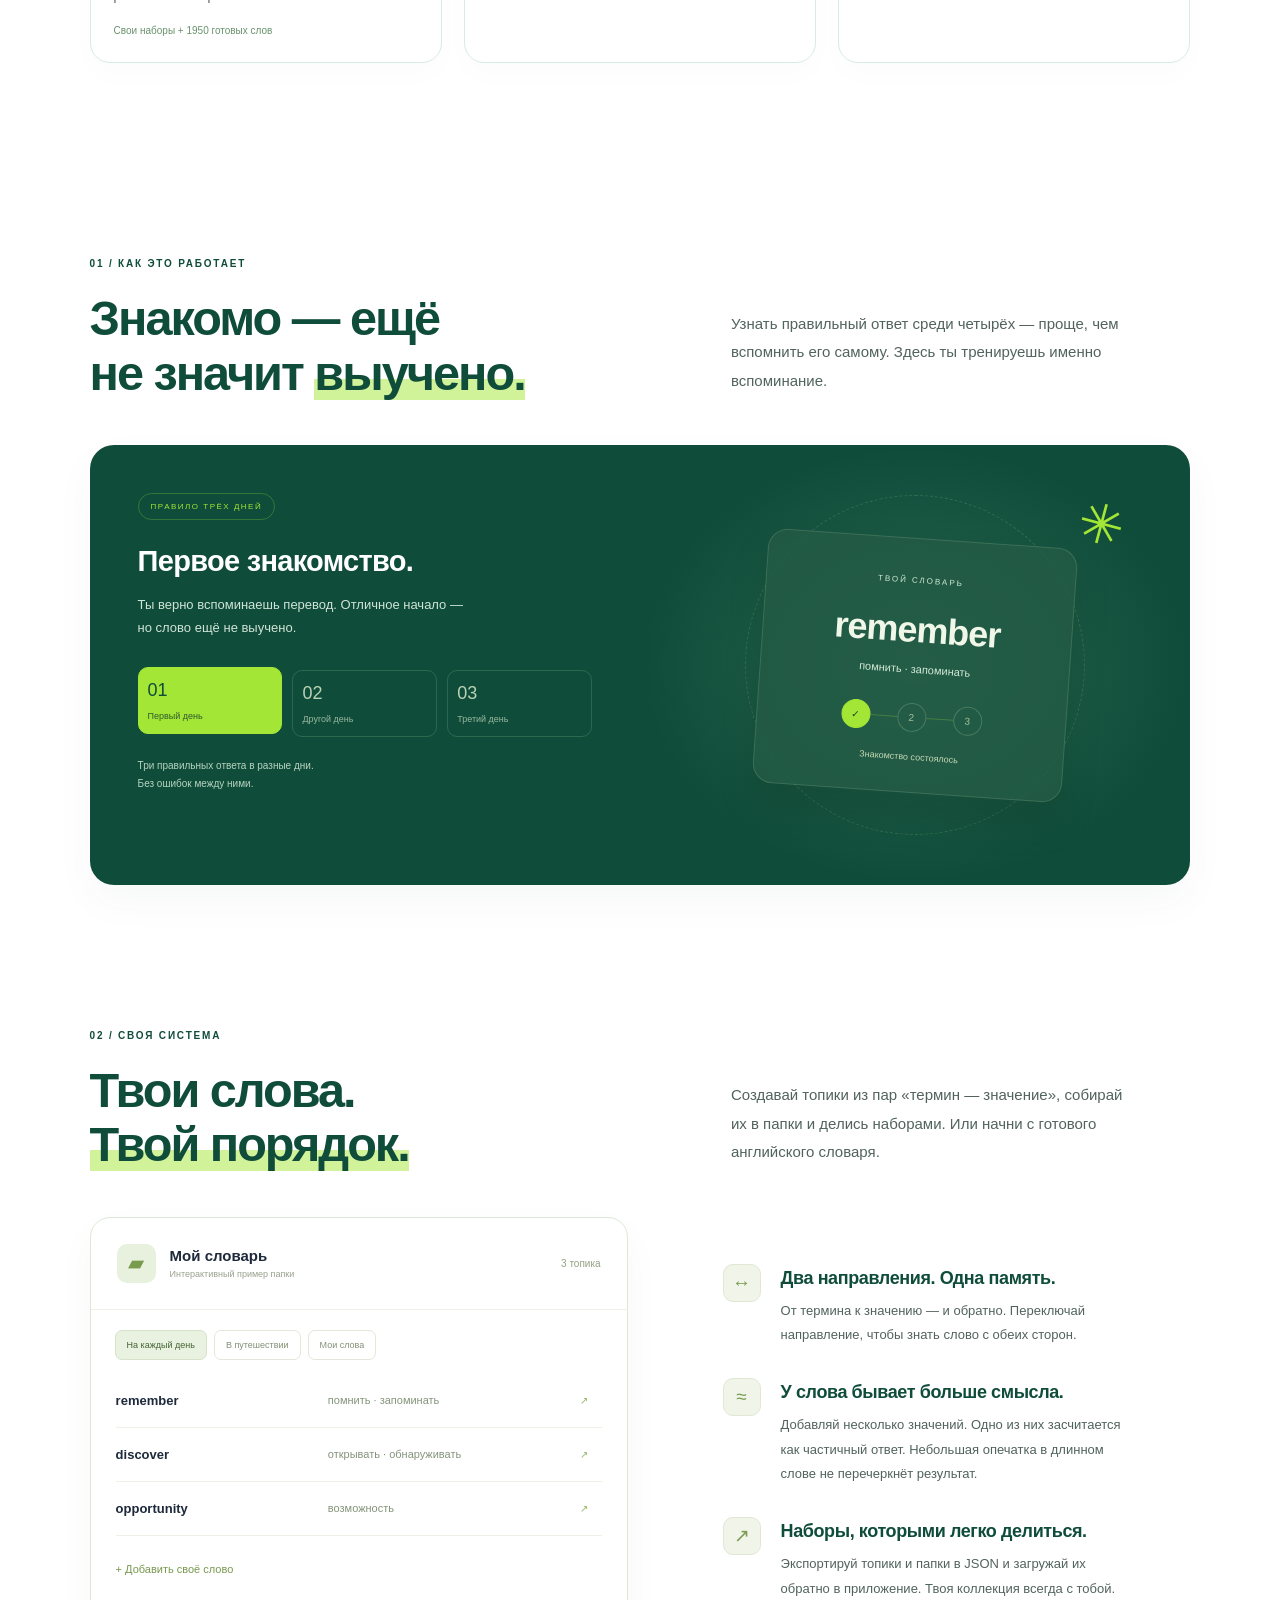
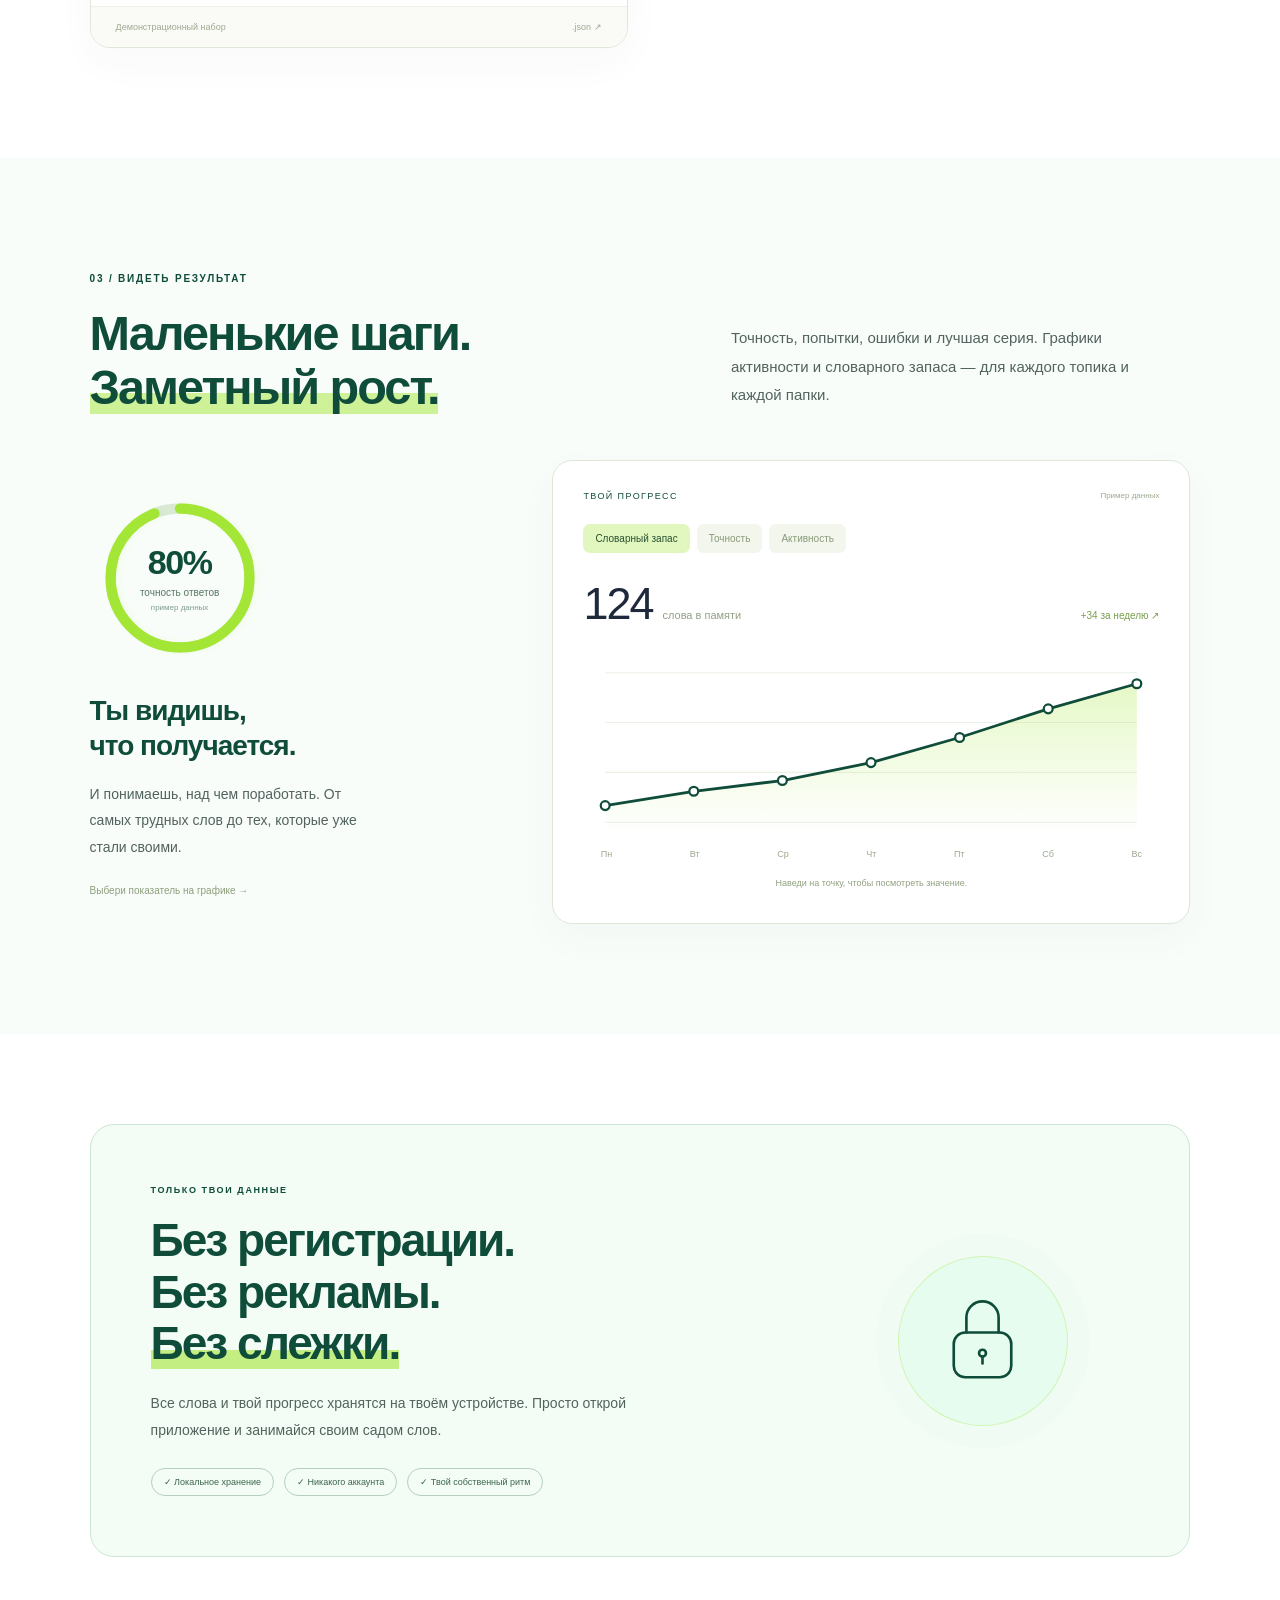
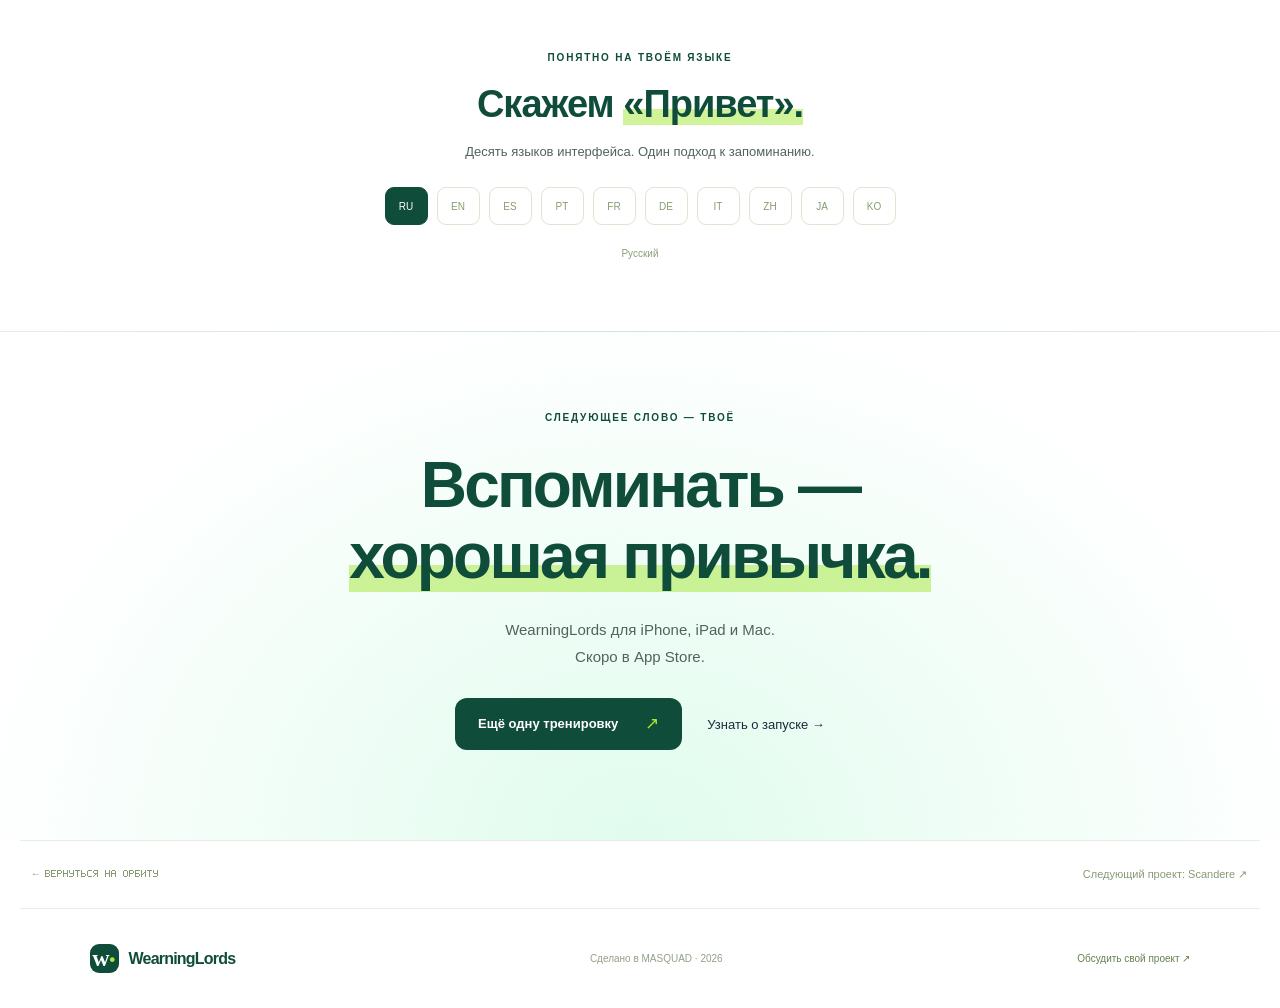
<file: pages/project-wearninglords.html>
<!doctype html>
<!-- custom-project-page -->
<html lang="ru"><head>
  <meta charset="UTF-8"><meta name="viewport" content="width=device-width,initial-scale=1"><meta name="theme-color" content="#F0FDF4">
  <meta name="description" content="WearningLords — учи слова через активное вспоминание. Свои карточки, 1950 готовых английских слов, честная проверка и прогресс. iPhone, iPad и Mac.">
  <meta property="og:title" content="WearningLords — твой личный сад слов"><meta property="og:description" content="Слова, которые остаются с тобой. Попробуй мини-тренировку прямо на сайте.">
  <title>WearningLords — твой личный сад слов</title><link rel="icon" href="../assets/wearninglords.svg"><link rel="stylesheet" href="../css/wearninglords.css"><link rel="stylesheet" href="../css/word-garden.css"><link rel="stylesheet" href="../css/card-particles.css"><script src="../js/project-page.js" defer></script><script src="../js/learning-demo.js" defer></script><script src="../js/wearninglords.js" defer></script><script src="../js/card-particles.js" defer></script><script src="../js/word-garden.js" defer></script>
</head><body class="learning-page" data-project="wearninglords">
  <a class="skip" href="#try">Перейти к тренировке</a>
  <header class="learning-header"><a class="learning-brand" href="#top" aria-label="WearningLords — начало"><span class="brand-mark" aria-hidden="true">w<span>·</span></span>WearningLords</a><nav aria-label="Навигация"><a href="#how">Как работает</a><a href="#collection">Возможности</a><a class="back-orbit" href="../index.html?orbit=return#home">На орбиту <span>↗</span></a></nav></header>
  <main id="top">
    <section class="learning-hero project-heading">
      <div class="hero-copy"><div class="label"><span class="label-dot"></span> WEARNINGLORDS / ТВОЙ ЛИЧНЫЙ САД СЛОВ</div><h1>Создавай свои<br>карточки.<br><em>Запоминай навсегда.</em></h1><p class="hero-lead">Твой личный сад английских слов.<br>1950 слов в 13 темах — и место для твоих собственных открытий.</p><div class="hero-buttons"><a class="button button-dark magnetic" data-magnetic href="#try">Начать обучение <span>↗</span></a><a class="plain-link" href="#garden-features">Как это устроено? <span>↓</span></a></div><div class="device-line"><span class="device-icons" aria-hidden="true"><svg viewBox="0 0 49 19"><rect x="1" y="3" width="8" height="14" rx="1.5"/><path d="M4 14h2"/><rect x="14" y="1" width="13" height="16" rx="1.5"/><path d="M19 14h3"/><path d="M33 4h13v10H33zM30 17h19"/></svg></span><span>Для iPhone, iPad и Mac</span><i></i><span>Скоро в App Store</span></div></div>
      <div class="hero-playground" id="try"><div class="hero-orbit" aria-hidden="true"></div><span class="floating-word word-one" aria-hidden="true">discover <small>открывать</small> <b>↗</b></span><span class="floating-word word-two" aria-hidden="true"><i>✓</i> В памяти надолго</span><span class="floating-plus plus-one" aria-hidden="true">+</span><span class="floating-plus plus-two" aria-hidden="true">+</span>
        <div class="demo-stage"><section class="demo-card" aria-label="Мини-тренировка слов"><div class="demo-top"><span><i></i> Everyday English</span><span class="demo-badge">ПОПРОБУЙ</span></div><div id="demo-round"><div class="round-meta"><span id="round-count">СЛОВО 01 / 03</span><button id="direction" type="button" aria-label="Изменить направление перевода">EN → RU <span>⇄</span></button></div><div class="round-track"><span id="round-fill"></span></div><div class="word-prompt"><span id="word-type">глагол</span><h2 id="demo-word">remember</h2><p id="word-instruction">Как это будет по-русски?</p></div><form id="answer-form" novalidate><label class="sr-only" for="answer">Ваш перевод</label><div class="answer-field"><input id="answer" autocomplete="off" autocapitalize="off" spellcheck="false" placeholder="Введи перевод…" aria-describedby="answer-feedback"><span aria-hidden="true">↵</span></div><div id="answer-feedback" class="answer-feedback" role="status" aria-live="polite">Здесь нет вариантов ответа. Только ты и твоя память.</div><div class="answer-actions"><button id="answer-submit" class="button button-dark" type="submit">Проверить <span>→</span></button><button id="answer-skip" class="skip-answer" type="button">Не знаю</button></div></form></div><div id="demo-finish" class="demo-finish" hidden><span class="finish-icon">✓</span><h2>Первый шаг<br>уже сделан.</h2><p>Одной тренировки мало. Закрепляй слова правильными ответами в три разных дня.</p><button id="demo-restart" class="button button-dark" type="button">Попробовать ещё раз ↺</button></div><div class="demo-foot"><span class="tiny-lock" aria-hidden="true">▣</span> Мини-тренировка · ответы остаются в браузере</div></section></div>
      </div>
      <div class="hero-bottom"><span>ПОМНИТЬ — ЭТО НАВЫК.<br>ЕГО МОЖНО ТРЕНИРОВАТЬ.</span><a href="#how" aria-label="Узнать, как работает приложение">↓</a><span>01 — ВСПОМНИТЬ<br>02 — ЗАКРЕПИТЬ</span></div>
    </section>
    <section class="facts-band" aria-label="Возможности в цифрах"><div><strong>1950<span> слов</span></strong><p>готовый английский словарь</p></div><div><strong>13<span> тем</span></strong><p>от знакомства до сложных вопросов</p></div><div><strong>10<span> языков</span></strong><p>интерфейс на твоём языке</p></div><div class="facts-note"><span>✳</span><p>И место для твоих<br>собственных карточек.</p></div></section>
    <section id="garden-features" class="garden-features section-pad"><div class="section-intro reveal"><div><span class="label">ВЫРАСТИ СВОЙ СЛОВАРЬ</span><h2>Всё начинается<br>с <em>одной карточки.</em></h2></div><p>Свои слова, честная тренировка и понятные правила. Открой карточки ниже — или перелистни маленькую стопку.</p></div><div class="garden-feature-grid">
<article class="garden-feature reveal"><div class="feature-visual" data-icon="cards"><button type="button" class="stack-flip" data-stack="cards" aria-label="Перелистнуть пример карточки"><span class="stack-card" aria-hidden="true"></span><span class="stack-card" aria-hidden="true"></span><span class="stack-card stack-word" aria-hidden="true">Aa</span></button><span class="feature-art-hint">НАЖМИ, ЧТОБЫ ПЕРЕЛИСТНУТЬ ↗</span></div><details open><summary><h3>Свои карточки</h3><span aria-hidden="true">+</span></summary><p>Добавляй пары «термин — значение», собирай топики в папки и делись ими в JSON. Твой сад растёт в твоём ритме.</p><small>Свои наборы + 1950 готовых слов</small></details></article>
<article class="garden-feature reveal"><div class="feature-visual" data-icon="check"><button type="button" class="stack-flip" data-stack="check" aria-label="Перелистнуть карточку проверки"><span class="stack-card" aria-hidden="true"></span><span class="stack-card" aria-hidden="true"></span><span class="stack-card stack-word" aria-hidden="true">✓</span></button><span class="feature-art-hint">ПОПРОБУЙ НАЖАТЬ ↗</span></div><details><summary><h3>Честная тренировка</h3><span aria-hidden="true">+</span></summary><p>Вспоминай и вводи ответ сам. Тренируйся в обе стороны. Небольшая опечатка в длинном слове не отменяет то, что ты знаешь.</p><small>Без угадывания из вариантов</small></details></article>
<article class="garden-feature reveal"><div class="feature-visual" data-icon="grow"><button type="button" class="stack-flip" data-stack="grow" aria-label="Перелистнуть этап роста"><span class="stack-card" aria-hidden="true"></span><span class="stack-card" aria-hidden="true"></span><span class="stack-card stack-word" aria-hidden="true">✳</span></button><span class="feature-art-hint">КАЖДЫЙ ШАГ ИМЕЕТ ЗНАЧЕНИЕ ↗</span></div><details><summary><h3>Выучено — значит выучено</h3><span aria-hidden="true">+</span></summary><p>Три правильных ответа в три разных дня, без ошибок между ними. Знакомое слово превращается в уверенное знание.</p><small>Запоминание, которому можно доверять</small></details></article>
</div></section>
    <section id="how" class="method-section section-pad"><div class="section-intro reveal"><div><span class="label">01 / КАК ЭТО РАБОТАЕТ</span><h2>Знакомо — ещё<br>не значит <em>выучено.</em></h2></div><p>Узнать правильный ответ среди четырёх — проще, чем вспомнить его самому. Здесь ты тренируешь именно вспоминание.</p></div><div class="method-board reveal"><div class="method-copy"><span class="method-chip">ПРАВИЛО ТРЁХ ДНЕЙ</span><h3 id="day-title">Первое знакомство.</h3><p id="day-description">Ты верно вспоминаешь перевод. Отличное начало — но слово ещё не выучено.</p><div class="day-controls" role="group" aria-label="Этапы закрепления"><button type="button" data-day="1" aria-pressed="true"><span>01</span>Первый день</button><button type="button" data-day="2" aria-pressed="false"><span>02</span>Другой день</button><button type="button" data-day="3" aria-pressed="false"><span>03</span>Третий день</button></div><p class="method-note">Три правильных ответа в разные дни.<br>Без ошибок между ними.</p></div><div class="memory-visual"><span class="memory-orbit" aria-hidden="true"></span><div class="memory-word"><span>ТВОЙ СЛОВАРЬ</span><strong>remember</strong><small>помнить · запоминать</small><div class="memory-checks" aria-hidden="true"><i class="done">✓</i><span></span><i>2</i><span></span><i>3</i></div><div id="memory-status">Знакомство состоялось</div></div><span class="memory-spark" aria-hidden="true">✳</span></div></div></section>
    <section id="collection" class="collection-section section-pad"><div class="section-intro reveal"><div><span class="label">02 / СВОЯ СИСТЕМА</span><h2>Твои слова.<br><em>Твой порядок.</em></h2></div><p>Создавай топики из пар «термин — значение», собирай их в папки и делись наборами. Или начни с готового английского словаря.</p></div><div class="collection-layout"><div class="folder-demo reveal"><div class="folder-top"><span class="folder-icon" aria-hidden="true">▰</span><div><strong>Мой словарь</strong><small>Интерактивный пример папки</small></div><span>3 топика</span></div><div class="topic-tabs" role="group" aria-label="Пример топика"><button type="button" data-topic="everyday" aria-pressed="true">На каждый день</button><button type="button" data-topic="travel" aria-pressed="false">В путешествии</button><button type="button" data-topic="mine" aria-pressed="false">Мои слова</button></div><div id="topic-words" class="topic-words"></div><form id="new-word-form" class="new-word-form" hidden><label>Термин<input id="new-term" required maxlength="50" placeholder="Например, curiosity"></label><label>Значение<input id="new-meaning" required maxlength="80" placeholder="любопытство"></label><button type="submit" class="button button-dark">Добавить</button><p id="new-word-error" role="status"></p></form><button id="add-word" class="add-word" type="button" aria-expanded="false">+ Добавить своё слово</button><div class="folder-foot"><span>Демонстрационный набор</span><span>.json ↗</span></div></div><div class="collection-benefits reveal"><article><span class="benefit-icon">↔</span><div><h3>Два направления. Одна память.</h3><p>От термина к значению — и обратно. Переключай направление, чтобы знать слово с обеих сторон.</p></div></article><article><span class="benefit-icon">≈</span><div><h3>У слова бывает больше смысла.</h3><p>Добавляй несколько значений. Одно из них засчитается как частичный ответ. Небольшая опечатка в длинном слове не перечеркнёт результат.</p></div></article><article><span class="benefit-icon">↗</span><div><h3>Наборы, которыми легко делиться.</h3><p>Экспортируй топики и папки в JSON и загружай их обратно в приложение. Твоя коллекция всегда с тобой.</p></div></article></div></div></section>
    <section id="progress" class="progress-section section-pad"><div class="section-intro reveal"><div><span class="label">03 / ВИДЕТЬ РЕЗУЛЬТАТ</span><h2>Маленькие шаги.<br><em>Заметный рост.</em></h2></div><p>Точность, попытки, ошибки и лучшая серия. Графики активности и словарного запаса — для каждого топика и каждой папки.</p></div><div class="progress-layout"><div class="progress-copy reveal"><div class="growth-ring" role="img" aria-label="Пример статистики: точность ответов 94 процента"><svg viewBox="0 0 140 140" aria-hidden="true"><circle class="ring-track" cx="70" cy="70" r="54"/><circle class="ring-fill" cx="70" cy="70" r="54" pathLength="100"/></svg><div class="ring-caption"><strong id="ring-number">94%</strong><span>точность ответов</span><small>пример данных</small></div></div><h3>Ты видишь,<br>что получается.</h3><p>И понимаешь, над чем поработать. От самых трудных слов до тех, которые уже стали своими.</p><span class="progress-caption">Выбери показатель на графике →</span></div><div class="chart-card reveal"><div class="chart-top"><span>ТВОЙ ПРОГРЕСС</span><span class="chart-example">Пример данных</span></div><div class="metric-tabs" role="group" aria-label="Показатель на графике"><button type="button" data-metric="words" aria-pressed="true">Словарный запас</button><button type="button" data-metric="accuracy" aria-pressed="false">Точность</button><button type="button" data-metric="activity" aria-pressed="false">Активность</button></div><div class="metric-result"><strong id="metric-number">124</strong><span id="metric-unit">слова в памяти</span><span id="metric-change">+34 за неделю ↗</span></div><svg id="learning-chart" viewBox="0 0 520 180" role="img" aria-labelledby="chart-title"><title id="chart-title">Пример роста словарного запаса за неделю</title><defs><linearGradient id="chart-gradient" x1="0" x2="0" y1="0" y2="1"><stop offset="0%" stop-color="#A3E635" stop-opacity=".28"/><stop offset="100%" stop-color="#A3E635" stop-opacity="0"/></linearGradient></defs><path class="chart-grid" d="M20 25H500M20 70H500M20 115H500M20 160H500"/><path id="learning-chart-area" fill="url(#chart-gradient)"/><path id="learning-chart-line"/><g id="chart-points"></g></svg><div class="chart-days" aria-hidden="true"><span>Пн</span><span>Вт</span><span>Ср</span><span>Чт</span><span>Пт</span><span>Сб</span><span>Вс</span></div><p id="chart-detail" class="chart-detail" aria-live="polite">Наведи на точку, чтобы посмотреть значение.</p></div></div></section>
    <section class="privacy-section section-pad"><div class="privacy-board reveal"><div class="privacy-icon" aria-hidden="true"><svg viewBox="0 0 100 100"><rect x="25" y="43" width="50" height="39" rx="10"/><path d="M36 43V30a14 14 0 0 1 28 0v13"/><circle cx="50" cy="61" r="3"/><path d="M50 64v6"/></svg></div><span class="label">ТОЛЬКО ТВОИ ДАННЫЕ</span><h2>Без регистрации.<br>Без рекламы.<br><em>Без слежки.</em></h2><p>Все слова и твой прогресс хранятся на твоём устройстве. Просто открой приложение и занимайся своим садом слов.</p><div class="privacy-pills"><span>✓ Локальное хранение</span><span>✓ Никакого аккаунта</span><span>✓ Твой собственный ритм</span></div><div class="privacy-decoration" aria-hidden="true">Aa</div></div></section>
    <section class="languages-section section-pad reveal"><div><span class="label">ПОНЯТНО НА ТВОЁМ ЯЗЫКЕ</span><h2>Скажем <em id="language-greeting">«Привет».</em></h2><p>Десять языков интерфейса. Один подход к запоминанию.</p></div><div id="language-options" class="language-options" role="group" aria-label="Языки приложения"></div><span id="language-name" class="language-name" aria-live="polite">Русский</span></section>
    <section id="get-app" class="get-app-section section-pad reveal"><span class="label">СЛЕДУЮЩЕЕ СЛОВО — ТВОЁ</span><h2>Вспоминать —<br><em>хорошая привычка.</em></h2><p>WearningLords для iPhone, iPad и Mac.<br>Скоро в App Store.</p><div class="get-app-actions"><a class="button button-dark" href="#try">Ещё одну тренировку <span>↗</span></a><a class="plain-link" href="https://t.me/sborka_esscale?text=Здравствуйте!%20Хочу%20узнать%20о%20запуске%20WearningLords." target="_blank" rel="noopener">Узнать о запуске →</a></div></section>
    <nav class="project-next" aria-label="Другие проекты"><a href="../index.html?orbit=return#home">← Вернуться на орбиту</a><a href="project-scandere.html">Следующий проект: Scandere ↗</a></nav>
  </main><footer class="learning-footer site-footer"><a class="learning-brand" href="#top"><span class="brand-mark" aria-hidden="true">w<span>·</span></span>WearningLords</a><span>Сделано в MASQUAD · 2026</span><a href="calculator.html">Обсудить свой проект ↗</a></footer>
</body></html>
</file>
<file: css/style.css>
@font-face{font-family:'Orbit Pixel';src:url('../assets/fonts/OrbitPixel.ttf') format('truetype');font-weight:400;font-style:normal;font-display:swap}
:root{color-scheme:dark;--ink:#e8eee7;--muted:#9aaba8;--accent:#c5e99a;--line:#ffffff20;--bg:#080e19;--pixel:'Orbit Pixel',monospace}
*{box-sizing:border-box}html{scroll-behavior:smooth;scroll-padding-top:100px}body{margin:0;background:var(--bg);color:var(--ink);font-family:Consolas,'Courier New',monospace;overflow-x:hidden}button,a,input,summary{-webkit-tap-highlight-color:transparent}button{font:inherit;color:inherit;cursor:pointer}a{color:inherit;text-decoration:none}button:focus-visible,a:focus-visible,input:focus-visible,summary:focus-visible{outline:2px solid var(--accent);outline-offset:5px}button:hover,a:hover{color:var(--accent)}[hidden]{display:none!important}.skip-link{position:fixed;top:-80px;left:20px;z-index:100;background:var(--accent);color:var(--bg);padding:15px}.skip-link:focus{top:10px}
.header{position:fixed;inset:0 0 auto;display:flex;align-items:center;justify-content:space-between;padding:23px 4%;z-index:40;transition:background .2s,border .2s;border-bottom:1px solid transparent}.header.scrolled{background:#080e19f5;border-color:var(--line);backdrop-filter:blur(14px)}.brand{display:flex;align-items:center;gap:10px;font-size:23px;font-weight:bold;letter-spacing:-1px}.brand-icon{color:var(--accent);font-size:34px}.brand-sub{font-size:10px;font-weight:normal;letter-spacing:0;border-left:1px solid var(--line);padding-left:18px;margin-left:12px;color:var(--muted)}nav{display:flex;align-items:center;gap:26px;font-size:11px}.nav-contact{border:1px solid #c5e99a55;padding:12px 16px;color:var(--accent)}
.hero{height:100svh;min-height:680px;max-height:1200px;position:relative;overflow:hidden;isolation:isolate}#space{position:absolute;inset:0;width:100%;height:100%;image-rendering:pixelated;touch-action:pan-y}.intro{position:absolute;top:19%;left:8%;z-index:2;pointer-events:none}.intro a{pointer-events:auto}.eyebrow{font-size:10px;letter-spacing:2px;color:var(--accent);display:flex;align-items:center;gap:8px}.eyebrow i,.status i{width:5px;height:5px;background:var(--accent);display:inline-block;box-shadow:0 0 12px #c5e99a66}h1{font-family:Arial,sans-serif;font-size:clamp(40px,4.5vw,72px);line-height:1.08;letter-spacing:-2.7px;font-weight:500;margin:24px 0 20px}h1 em,.contact-section em{font-family:Georgia,serif;font-weight:normal;color:var(--accent)}.intro p{font:15px/1.7 var(--pixel);color:var(--muted);max-width:400px}.text-link{font-size:11px;display:inline-block;margin-top:16px;border-bottom:1px solid #c5e99a66;padding-bottom:10px}.text-link span{margin-left:25px;color:var(--accent)}.coordinates{position:absolute;right:5%;top:25%;font-size:10px;line-height:2;color:#a2b4b4;text-align:right;letter-spacing:2px}.coordinates span{font-size:8px;color:#7c919d}
#pins{position:absolute;inset:0;z-index:5;pointer-events:none}.pin{position:absolute;left:0;top:0;transform-origin:50% 100%;border:1px solid #b3d7b47d;border-bottom:4px solid #34525a;background:#112936ed;box-shadow:5px 5px 0 #050e18aa;padding:0;min-width:132px;text-align:left;will-change:transform,opacity;pointer-events:auto}.pin:after{content:'';position:absolute;height:24px;width:2px;background:#b0d99c;left:50%;top:100%}.pin:before{content:'';position:absolute;left:calc(50% - 3px);top:calc(100% + 24px);width:8px;height:4px;background:#c5e99a;box-shadow:0 0 10px #c5e99a}.pin:hover,.pin:focus-visible{border-color:var(--accent);background:#21434a}.pin-art{display:block;height:56px;position:relative;overflow:hidden;background:var(--project-bg)}.pin-name{padding:10px 12px;display:flex;justify-content:space-between;gap:14px;font:15px/1.4 var(--pixel)}.pin-name span{color:var(--accent)}.art-symbol{position:absolute;inset:0;display:grid;place-items:center;color:var(--project-fg);font:400 40px var(--pixel);letter-spacing:-2px}.art-grid{position:absolute;inset:0;background-image:linear-gradient(#ffffff13 1px,transparent 1px),linear-gradient(90deg,#ffffff13 1px,transparent 1px);background-size:15px 15px}
.project-art{height:130px;position:relative;overflow:hidden;background:var(--project-bg)}.project-art .art-symbol{font-size:80px}.detail{position:absolute;right:9%;top:17%;width:360px;max-height:72%;overflow:auto;background:#e4e8d7;color:#182e30;box-shadow:8px 8px 0 #0005;z-index:20;border:4px solid #e4e8d7;animation:appear .3s ease-out;font-family:var(--pixel)}.detail-body{padding:22px}.detail .eyebrow{font-size:11px;line-height:1.5;color:#466044;letter-spacing:1px}.detail h2{font-size:28px;font-weight:400;letter-spacing:-1px;overflow-wrap:anywhere;margin:14px 0;line-height:1.3}.detail p{font-size:13px;line-height:1.7;color:#3c5350}.tags{display:flex;gap:6px;flex-wrap:wrap}.tags span{font-size:11px;line-height:1.5;border:1px solid #182e3030;padding:5px 7px}.detail-link{display:block;color:#244a34;font-size:13px;margin-top:22px;text-decoration:underline;text-underline-offset:5px}.detail-link:hover{color:#182e30}.detail .demo-note{font-size:11px;border-top:1px solid #182e3025;margin:18px 0 0;padding-top:12px}.close{position:absolute;right:8px;top:8px;z-index:1;background:#0d202be8;border:0;width:36px;height:36px;font-size:25px;color:var(--ink)}.planet-label{position:absolute;bottom:17%;left:6%;font-size:10px;letter-spacing:2px;color:#bed9c2;pointer-events:none}.planet-label span{font-size:22px;vertical-align:middle;margin-right:10px}.planet-label small{display:block;padding-left:40px;margin-top:4px;font-size:8px;color:#a0bdb3}.orbit-bar{position:absolute;bottom:0;left:0;right:0;padding:22px 4%;display:flex;align-items:center;justify-content:space-between;z-index:25;background:linear-gradient(transparent,#060d16dd)}.status{font-size:10px;display:flex;align-items:center;gap:9px;color:#d0dfd4}.controls{display:flex;align-items:center;gap:6px}.controls button{width:40px;height:38px;background:#0a1a24bb;border:1px solid #8dbaa16d}.controls button:hover{background:#2a4447}.controls span{color:#b4c9be;font-size:10px;margin-left:12px}.quiet{border:0;background:none;font-size:11px;padding:12px 0}.dragging{cursor:grabbing}
.stats-strip{position:relative;padding:34px 8%;display:grid;grid-template-columns:1fr 1fr 1.2fr auto;align-items:center;gap:35px;border-block:1px solid var(--line);background:#101e27}.stats-strip strong{display:block;font:40px var(--pixel);color:var(--accent)}.stats-strip strong small{font-size:16px}.stats-strip div>span{display:block;font-size:10px;color:var(--muted);margin-top:10px}.stats-strip p{font-size:12px;line-height:1.8;color:var(--muted)}.strip-cross{font:40px var(--pixel);color:#536b69}
.content-section{max-width:1600px;margin:auto;padding:100px 8%}.section-head{display:flex;justify-content:space-between;align-items:end;gap:35px;margin-bottom:45px}.section-head h2{font:400 clamp(30px,3.2vw,48px)/1.15 Arial,sans-serif;letter-spacing:-1.7px;margin:20px 0 0}.section-head>p{font-size:11px;color:var(--muted);line-height:1.9;margin:0}.work-grid{display:grid;grid-template-columns:repeat(3,minmax(0,1fr));gap:22px}.work-card{border:1px solid var(--line);background:#101d27;min-width:0}.work-art{height:220px;position:relative;padding:24px;color:var(--project-fg);background:var(--project-bg);overflow:hidden;display:flex;flex-direction:column}.mock-label{font-size:9px;letter-spacing:2px}.learning-art .word{font:48px Georgia,serif;margin-top:27px}.translation{font-size:11px;margin-top:8px}.mock-progress{font-size:15px;letter-spacing:5px;margin-top:auto}.chart{display:flex;align-items:end;gap:9px;height:110px;border-bottom:1px solid #23475466;margin:20px 0 15px}.chart i{background:var(--project-fg);flex:1;height:30%}.chart i:nth-child(2){height:45%;opacity:.6}.chart i:nth-child(3){height:39%}.chart i:nth-child(4){height:65%;opacity:.6}.chart i:nth-child(5){height:55%}.chart i:nth-child(6){height:74%;opacity:.6}.chart i:nth-child(7){height:67%}.chart i:nth-child(8){height:93%}.chart-caption{font-size:9px;margin-top:auto;line-height:1.6}.photo-tiles{display:flex;gap:8px;margin:28px 0 15px;align-items:center;height:95px}.photo-tiles i{position:relative;flex:1;height:80px;background:#725f88;border:4px solid #e6dfee;box-shadow:3px 3px #42334e55}.photo-tiles i:after{content:'';position:absolute;bottom:0;inset-inline:0;height:60%;background:#b8c4a3;clip-path:polygon(0 100%,0 60%,40% 0,66% 45%,85% 20%,100% 40%,100% 100%)}.photo-tiles i:nth-child(2){align-self:start}.photo-tiles i:nth-child(3){background:#c8ac94}.work-body{padding:23px}.work-number{font-size:9px;letter-spacing:1px;color:var(--muted)}.work-body h3{font:24px var(--pixel);font-weight:400;letter-spacing:-1px;overflow-wrap:anywhere;margin:18px 0}.work-body p{font:13px/1.8 var(--pixel);color:#bccac5;min-height:95px}.work-body dl{margin:22px 0}.work-body dl>div{display:flex;justify-content:space-between;gap:10px;padding:10px 0;border-bottom:1px solid var(--line);font-size:10px}.work-body dt{color:var(--muted)}.work-body dd{margin:0;text-align:right}.work-bottom{display:flex;justify-content:space-between;align-items:center;gap:12px;flex-wrap:wrap;margin-top:23px}.badge{font-size:9px;color:var(--accent);border:1px solid #c5e99a33;padding:7px}.work-bottom a{font-size:10px;text-decoration:underline;text-underline-offset:5px}.section-note{font-size:10px;color:var(--muted);margin-top:20px}
.directions-section{padding-top:50px}.directions-list{border-top:1px solid var(--line)}.directions-list details{border-bottom:1px solid var(--line)}.directions-list summary{display:flex;align-items:center;gap:30px;cursor:pointer;padding:25px 0;list-style:none}.directions-list summary::-webkit-details-marker{display:none}.directions-list summary>span{font:13px var(--pixel);color:var(--accent)}.directions-list h3{font:400 clamp(18px,2vw,27px) Arial,sans-serif;letter-spacing:-.5px;margin:0}.directions-list b{margin-left:auto;font:25px var(--pixel);color:var(--muted)}.directions-list details[open] b{transform:rotate(45deg);color:var(--accent)}.directions-list details[open] h3{color:var(--accent)}.direction-body{display:grid;grid-template-columns:1fr 1fr;gap:65px;padding:0 45px 30px}.direction-body p{font-size:12px;line-height:1.9;color:var(--muted);max-width:400px}.direction-body ul{margin:0;padding:0;list-style:none;font:13px/2 var(--pixel);color:#cad6ca}.direction-body li:before{content:'+';color:var(--accent);margin-right:12px}
.estimate-section{border-top:1px solid var(--line);background:linear-gradient(135deg,#10212a55,transparent)}.estimate-layout{display:grid;grid-template-columns:minmax(0,1.4fr) minmax(0,1fr);gap:65px;align-items:start}.form-intro{font-size:12px;line-height:1.8;color:var(--muted);margin:0 0 35px;max-width:500px}fieldset{border:0;padding:0;margin:0 0 40px;min-width:0}legend{font:20px var(--pixel);color:var(--ink);padding:0}.group-subtitle{font-size:10px;color:var(--muted);margin:12px 0 18px}.estimate-option{display:grid;grid-template-columns:20px minmax(0,1fr) auto;gap:13px;align-items:center;padding:16px 12px;border-bottom:1px solid var(--line);cursor:pointer}.estimate-option:hover{background:#c5e99a08}.estimate-option:has(input:checked){background:#c5e99a0b}.estimate-option input{appearance:none;width:17px;height:17px;border:1px solid #839b92;border-radius:0;margin:0;background:transparent;display:grid;place-items:center}.estimate-option input:checked{background:var(--accent);border-color:var(--accent)}.estimate-option input:checked:after{content:'✓';color:#142b23;font-size:14px;font-weight:bold}.estimate-option strong{font-size:12px;font-weight:400;line-height:1.5}.estimate-option small{font-size:10px;line-height:1.6;display:block;color:var(--muted);margin-top:4px}.option-points{font:14px var(--pixel);white-space:nowrap;color:var(--accent)}.reset-button{background:none;border:0;border-bottom:1px solid #839b9255;padding:8px 0;font-size:11px;color:var(--muted)}.estimate-result{position:sticky;top:110px;padding:30px;border:1px solid #c5e99a55;background:#162b2b;box-shadow:7px 7px 0 #040b13}.estimate-result h3{font:26px var(--pixel);font-weight:400;margin:20px 0 30px}.result-values>div{padding:16px 0;border-bottom:1px solid #ffffff19}.result-values span{font-size:10px;color:#b2c6b9;display:block;margin-bottom:10px}.result-values strong{font:clamp(18px,2vw,25px) var(--pixel);color:var(--accent);overflow-wrap:anywhere}.result-values>div:first-child strong{font-size:40px}.estimate-result>p{font-size:10px;line-height:1.9;color:#bbcbbf;margin:24px 0}.primary-link{display:block;background:var(--accent);color:#172b23;padding:18px;text-align:center;font-size:12px;box-shadow:4px 4px 0 #050d17}.primary-link:hover{background:#d6f5b5;color:#172b23}.result-hint{font-size:9px;line-height:1.8;display:block;text-align:center;color:#a8b9b0;margin-top:16px}.method{border-top:1px solid #ffffff20;margin-top:25px;padding-top:18px}.method summary{font-size:11px;cursor:pointer;color:#d1decf}.method p{font-size:10px;line-height:1.8;color:#b2c6b9}
.contact-section{display:flex;align-items:center;justify-content:space-between;gap:50px;border-top:1px solid var(--line);padding-block:100px 110px}.contact-section h2{font:400 clamp(42px,5vw,70px)/1.05 Arial,sans-serif;letter-spacing:-2px;margin:25px 0}.contact-section p{font-size:11px;color:var(--muted);line-height:1.9}.contact-link{font:21px var(--pixel);color:var(--accent);display:block}.contact-orbit{display:grid;place-items:center;border:1px solid #c5e99a66;width:80px;height:80px;font:40px Arial,sans-serif;margin-bottom:25px;box-shadow:6px 6px 0 #172c2c}.contact-link small{display:block;font:9px Consolas,monospace;letter-spacing:2px;margin-top:16px;color:var(--muted)}.site-footer{padding:30px 4%;border-top:1px solid var(--line);display:flex;justify-content:space-between;align-items:center;gap:20px;font-size:10px;color:var(--muted)}.site-footer .brand{font-size:18px;color:var(--ink)}
@keyframes appear{from{opacity:0;transform:translateY(15px)}to{opacity:1;transform:none}}
@media(min-width:1500px){.intro{top:21%}.detail{right:15%;top:20%;width:390px}}
@media(max-width:1100px){.brand-sub{display:none}.work-grid{gap:14px}.work-body{padding:18px}.work-body h3{font-size:21px}.work-body p{min-height:120px}.estimate-layout{gap:30px}.estimate-result{padding:24px}.content-section{padding-inline:6%}.work-art{padding:18px}}
@media(max-width:750px){html{scroll-padding-top:105px}.header{padding:12px 5%;flex-wrap:wrap;gap:12px;background:#080e19e8}.brand{font-size:19px}.brand-icon{font-size:26px}nav{width:100%;gap:0;justify-content:space-between;font-size:10px}.nav-contact{border:0;padding:0}.hero{min-height:740px;max-height:950px}.intro{top:19%;left:7%;right:7%}h1{font-size:43px;letter-spacing:-1.8px;margin:20px 0}.intro p{font-size:13px;max-width:290px}.text-link{font-size:10px;margin-top:10px}.eyebrow{font-size:8px;letter-spacing:1px}.coordinates{display:none}.detail{top:16%;right:6%;width:88%;max-height:69%}.project-art{height:90px}.project-art .art-symbol{font-size:60px}.detail-body{padding:18px}.detail h2{font-size:25px}.detail .eyebrow{font-size:10px}.pin{min-width:110px}.pin-art{height:42px}.pin-name{font-size:13px;padding:8px 10px}.intro.is-hidden{visibility:hidden}.planet-label{bottom:18%;left:7%;font-size:9px}.orbit-bar{padding:20px 6%;flex-wrap:wrap;gap:14px}.controls span{display:none}.status{font-size:8px}.controls button{width:34px;height:34px}.quiet{font-size:9px}.stats-strip{padding:28px 6%;grid-template-columns:1fr 1fr;gap:25px}.stats-strip strong{font-size:33px}.stats-strip p{grid-column:1/-1;margin:0;font-size:10px}.strip-cross{display:none}.stats-strip div>span{font-size:9px}.content-section{padding:65px 6%}.section-head{display:block;margin-bottom:30px}.section-head h2{font-size:32px;letter-spacing:-1px;margin-top:17px}.section-head>p{margin-top:20px;font-size:10px}.work-grid{grid-template-columns:1fr;gap:24px}.work-art{height:210px;padding:24px}.work-body{padding:23px}.work-body h3{font-size:26px}.work-body p{min-height:0;font-size:13px}.work-bottom a{font-size:12px;padding:8px 0}.directions-list summary{gap:15px;padding:23px 0}.directions-list h3{font-size:19px;line-height:1.35}.directions-list summary>span{font-size:12px}.direction-body{grid-template-columns:1fr;gap:8px;padding:0 0 25px 30px}.direction-body p{font-size:11px}.direction-body ul{font-size:12px}.estimate-layout{grid-template-columns:1fr;gap:35px}.estimate-result{position:static;padding:25px}.estimate-option{padding:15px 0;gap:10px}.estimate-option strong{font-size:11px}.estimate-option small{font-size:9px}.option-points{font-size:12px}legend{font-size:19px}.estimate-result .eyebrow{font-size:10px}.result-values strong{font-size:24px}.contact-section{display:block;padding-block:65px}.contact-section h2{font-size:50px}.contact-section p br{display:none}.contact-link{margin-top:40px;font-size:19px}.contact-orbit{width:60px;height:60px;font-size:30px}.site-footer{display:grid;grid-template-columns:1fr 1fr;padding:25px 6%;font-size:9px}.site-footer>:nth-child(even){text-align:right}}
@media(prefers-reduced-motion:reduce){html{scroll-behavior:auto}*,*:before,*:after{animation:none!important;transition:none!important}}
</file>
<file: css/pixel-design.css>
/* The scene and interface share a 4px desktop / 3px mobile art grid. */
:root{--px:4px;--frame:calc(var(--px)*3)}
.hero{--scene-accent:#c5e99a}
.brand,.eyebrow,nav,.text-link,.quiet,.status,.controls span,.coordinates,.planet-label,.stats-strip p,.stats-strip div>span,.section-head>p,.work-number,.work-body dl,.badge,.work-bottom a,.section-note,.direction-body p,.form-intro,.group-subtitle,.estimate-option strong,.estimate-option small,.reset-button,.estimate-result>p,.result-hint,.method,.contact-section p,.contact-link small,.site-footer{font-family:var(--pixel);font-weight:400;font-synthesis:none}
.brand{font-size:24px;letter-spacing:-1px}.brand-sub{font-size:12px}.eyebrow{font-size:12px;letter-spacing:1px}nav{font-size:13px}.text-link,.quiet{font-size:13px}.coordinates{font-size:12px;letter-spacing:1px}.coordinates span{font-size:10px}
h1{font-family:var(--pixel);font-size:clamp(32px,3.5vw,56px);font-weight:400;line-height:1.38;letter-spacing:-2px;margin-block:20px}h1 em,.contact-section em{font-family:var(--pixel);font-style:normal}.intro p{font-size:14px}.intro{transition:opacity .22s,transform .22s}.hero.is-exploring .intro{opacity:0;transform:translateY(-12px);visibility:hidden}.hero.is-exploring .coordinates{opacity:.35}
.pin{border:var(--frame) solid transparent;border-image:url('../assets/pixel-frame.svg') 4 fill stretch;background:#223c43;box-shadow:0 var(--px) 0 #0b1925,var(--px) calc(var(--px)*2) 0 #030b14a8;min-width:148px;image-rendering:pixelated}.pin-art{height:56px;margin:calc(var(--px)*-1);margin-bottom:0}.pin-name{font-size:14px;padding:12px 0 4px;gap:10px}.pin:hover,.pin:focus-visible,.pin.is-target{border-image-source:url('../assets/pixel-frame.svg');background:#34574f;filter:brightness(1.12)}.pin:after{height:calc(var(--px)*6);width:var(--px);background:#c5e99a;top:calc(100% + var(--px)*2);left:calc(50% - var(--px)/2)}.pin:before{top:calc(100% + var(--px)*8);width:calc(var(--px)*3);height:var(--px);left:calc(50% - var(--px)*1.5);box-shadow:var(--px) var(--px) 0 #182e30}.art-grid{background-size:calc(var(--px)*4) calc(var(--px)*4)}
.detail{left:50%;right:auto;top:13%;translate:-50% 0;width:min(500px,86%);max-height:68%;border:var(--frame) solid transparent;border-image:url('../assets/pixel-frame.svg') 4 stretch;background:#e4e8d7;box-shadow:0 var(--px) 0 #1a343b,var(--px) calc(var(--px)*3) 0 #030b1488;animation:none;transform-origin:50% 100%;overflow:auto;scrollbar-width:thin;scrollbar-color:#608477 #e4e8d7;will-change:transform,opacity}.detail .project-art{height:116px;border-bottom:var(--px) solid #608477}.detail-body{padding:20px 24px}.detail .eyebrow{font-size:11px}.detail h2{font-size:28px;letter-spacing:-1px;margin:14px 0}.detail #description{font-size:13px;line-height:1.8}.detail .tags span{font-size:11px;border-width:2px}.detail .demo-note{font-size:11px;margin-top:16px}.detail-link{margin-top:18px}.close{width:36px;height:36px;right:var(--px);top:var(--px);border:var(--px) solid #608477;box-shadow:var(--px) var(--px) 0 #0b1925;font:24px var(--pixel)}
.controls button{width:44px;height:40px;border:var(--px) solid #608477;border-top-color:#b2ccad;border-left-color:#b2ccad;box-shadow:0 var(--px) 0 #07131d;background:#223c43}.controls button:active{translate:0 var(--px);box-shadow:none}.controls span,.status{font-size:12px}.planet-label{font-size:12px}.planet-label small{font-size:10px}.orbit-bar .quiet{font-size:13px}
.section-head h2{font:400 clamp(26px,2.7vw,40px)/1.4 var(--pixel);letter-spacing:-1px}.section-head>p{font-size:13px;line-height:1.8}.stats-strip p,.stats-strip div>span{font-size:12px}.work-card{border:var(--px) solid #34515a;box-shadow:var(--px) var(--px) 0 #030b14}.work-art{border-bottom:var(--px) solid #34515a}.work-number,.badge,.work-bottom a,.section-note{font-size:11px}.work-body dl>div{font-size:12px}.work-body p{min-height:105px}.work-body h3{font-size:24px}.learning-art .word{font-family:var(--pixel);font-size:38px}.mock-label,.translation,.chart-caption{font-family:var(--pixel)}.directions-list h3{font:400 clamp(17px,1.8vw,25px)/1.5 var(--pixel);letter-spacing:-.6px}.direction-body p{font-size:13px;line-height:1.8}.form-intro{font-size:13px}.group-subtitle{font-size:12px}.estimate-option strong{font-size:13px}.estimate-option small{font-size:11px}.estimate-result{border:var(--px) solid #608477;border-top-color:#b2ccad;border-left-color:#b2ccad}.estimate-result>p{font-size:12px}.result-hint{font-size:11px}.method summary{font-size:12px}.method p{font-size:12px}.result-values span{font:12px var(--pixel)}.primary-link{font:14px var(--pixel);border-bottom:var(--px) solid #7fa46e;box-shadow:var(--px) var(--px) 0 #050d17}.contact-section h2{font:400 clamp(34px,4vw,56px)/1.3 var(--pixel);letter-spacing:-1.5px}.contact-section p{font-size:13px}.contact-link small{font-size:11px;letter-spacing:1px}.contact-orbit{border:var(--px) solid #608477;border-top-color:#b2ccad;border-left-color:#b2ccad}.site-footer{font-size:12px}.site-footer .brand{font-size:20px}.nav-contact{border:2px solid #608477;box-shadow:var(--px) var(--px) 0 #152a2d}
@media(max-width:1100px){.brand-sub{display:none}.work-body h3{font-size:20px}.work-body p{min-height:135px}.estimate-option strong{font-size:12px}}
@media(max-width:750px){:root{--px:3px}.header{gap:14px}.brand{font-size:21px}nav{font-size:11px}.nav-contact{border:0;box-shadow:none}.intro{top:20%}h1{font-size:clamp(25px,7.6vw,37px);line-height:1.45;letter-spacing:-1.5px}.intro .eyebrow{font-size:10px;letter-spacing:0}.intro p{font-size:13px;max-width:280px}.text-link{font-size:12px}.coordinates{display:none}.pin{min-width:116px}.pin-name{font-size:12px}.pin-art{height:42px}.detail{top:17%;left:50%;right:auto;width:88%;max-height:65%;border-width:9px}.detail .project-art{height:80px}.detail-body{padding:16px}.detail h2{font-size:24px}.detail .eyebrow{font-size:10px;letter-spacing:0}.detail #description{font-size:13px}.detail .tags span{font-size:10px}.detail-link{font-size:12px}.detail .demo-note{font-size:10px}.status{font-size:10px;max-width:49%}.controls button{width:35px;height:35px}.orbit-bar .quiet{font-size:11px}.planet-label{font-size:10px}.planet-label small{font-size:9px}.section-head h2{font-size:27px}.section-head>p{font-size:12px}.work-body h3{font-size:24px}.work-body p{min-height:0}.work-body dl>div{font-size:11px}.directions-list h3{font-size:17px}.estimate-option strong{font-size:12px}.estimate-option small{font-size:10px}.contact-section h2{font-size:39px}.contact-section p{font-size:12px}.site-footer{font-size:10px}}
@media(prefers-reduced-motion:reduce){.detail{will-change:auto}}
</file>
<file: css/orbit.css>
/* Complete globe, surface beacons and entry through the atmosphere. */
.hero{min-height:760px}.intro{top:25%;left:6%;right:auto;width:33%}h1{font-size:clamp(28px,3vw,48px);letter-spacing:-1.6px}.intro p{max-width:330px}.coordinates{top:14%;right:5%}.planet-label{left:6%;bottom:23%}.orbit-instruction{position:absolute;left:6%;bottom:14%;font:12px/1.8 var(--pixel);color:var(--muted);margin:0;pointer-events:none}.hero.is-travelling .intro,.hero.is-travelling .orbit-instruction,.hero.is-travelling .planet-label,.hero.is-travelling .coordinates{opacity:0;visibility:hidden}.hero.is-travelling #pins{pointer-events:none}.cancel-flight{position:absolute;z-index:65;bottom:100px;left:50%;translate:-50% 0;border:2px solid #8aab9b;background:#0b1b28;padding:12px 18px;color:var(--ink);font:12px var(--pixel)}
.beacon{position:absolute;left:0;top:0;width:44px;height:44px;margin:-22px 0 0 -22px;display:grid;place-items:center;pointer-events:auto;will-change:transform,opacity}.beacon-dot{width:12px;height:12px;background:#e6f4b5;border:3px solid #426956;box-shadow:0 0 0 3px #b2d48f,3px 6px 0 #102b2d;z-index:2}.beacon-ring{position:absolute;inset:7px;border:2px solid #d6ec9b88;rotate:45deg;animation:beacon-pulse 3s steps(4) infinite}.beacon-label{position:absolute;left:39px;top:9px;white-space:nowrap;font:14px/1.5 var(--pixel);color:#e4f1c9;text-shadow:2px 2px #0a1c26;background:#102932e8;padding:9px 12px;border-left:3px solid #c5e99a;box-shadow:3px 3px 0 #07152288}.beacon-label small{display:block;font-size:9px;color:#b1c9b1;letter-spacing:1px;margin-bottom:3px}.beacon-preview{display:none;font-size:11px;line-height:1.8;color:#c3d4c3;border-top:1px solid #c5e99a44;padding-top:8px;margin-top:7px}.beacon:hover,.beacon:focus-visible{z-index:150!important}.beacon:hover .beacon-preview,.beacon:focus-visible .beacon-preview{display:block}.beacon:hover .beacon-dot,.beacon:focus-visible .beacon-dot,.beacon.is-target .beacon-dot{background:white;box-shadow:0 0 0 5px #c5e99a66}.beacon.is-target .beacon-ring{border-color:#efffc6}
.cloud-curtain{position:fixed;inset:0;z-index:60;pointer-events:none;opacity:0;visibility:hidden;overflow:hidden;background:transparent}.cloud-curtain.is-active{visibility:visible}.cloud-core{position:absolute;inset:0;background:#d6e3cd;clip-path:polygon(0 30%,8% 30%,8% 20%,22% 20%,22% 10%,40% 10%,40% 0,100% 0,100% 100%,0 100%)}.cloud-bank{position:absolute;inset:-10%;background:#8faa9d;clip-path:polygon(0 16%,12% 16%,12% 5%,27% 5%,27% 14%,43% 14%,43% 0,100% 0,100% 100%,0 100%)}.cloud-bank-b{background:#b6cbb6;inset:-4%;transform:translateY(3%)}.cloud-curtain:after{content:'';position:absolute;inset:0;background:repeating-linear-gradient(0deg,transparent 0 7px,#ffffff06 7px 8px);opacity:.4}
@keyframes beacon-pulse{0%,100%{scale:.85;opacity:.5}50%{scale:1.12;opacity:1}}
.beacon.label-left .beacon-label{left:auto;right:39px;border-left:0;border-right:3px solid #c5e99a}
.project-cover .cover-caption{flex-shrink:0;font-size:11px;line-height:1.6}.cover-chart{display:flex;align-items:end;gap:12px;width:100%;height:125px;flex:1;padding-block:20px;margin:0}.cover-chart i{flex:1;background:var(--project-fg);height:35%}.cover-chart i:nth-child(2){height:60%;opacity:.65}.cover-chart i:nth-child(3){height:50%}.cover-chart i:nth-child(4){height:85%;opacity:.65}.cover-chart i:nth-child(5){height:70%}.cover-chart i:nth-child(6){height:100%}
.cover-symbol{font-size:clamp(32px,5vw,64px)}
.project-page{background:#0a141f}.project-page .header{background:#080e19ed;border-bottom:1px solid var(--line)}.project-main{max-width:1250px;margin:0 auto;padding:135px 7% 90px}.back-orbit{display:inline-block;font:13px var(--pixel);color:var(--accent);padding:10px 0;margin-bottom:35px}.project-heading{display:grid;grid-template-columns:1.3fr 1fr;gap:60px;align-items:center}.project-heading h1{font:400 clamp(30px,4.2vw,54px)/1.3 var(--pixel);overflow-wrap:anywhere;letter-spacing:-2px;margin:20px 0}.project-lead{font:15px/1.9 var(--pixel);color:#becfc6;max-width:660px}.project-status{font:12px var(--pixel);display:inline-block;padding:10px 12px;border:2px solid #608477;color:var(--accent);margin-top:15px}.project-cover{height:300px;position:relative;background:var(--project-bg);color:var(--project-fg);border:12px solid transparent;border-image:url('../assets/pixel-frame.svg') 4 stretch;box-shadow:8px 8px #040b14;display:flex;flex-direction:column;padding:24px;overflow:hidden}.project-cover .cover-label{font:11px var(--pixel);letter-spacing:2px}.cover-symbol{font:64px var(--pixel);margin:auto;line-height:1.3}.cover-caption{font:12px/1.5 var(--pixel)}.project-facts{display:grid;grid-template-columns:repeat(3,1fr);gap:20px;margin:65px 0;border-block:1px solid var(--line);padding:28px 0}.project-facts div{font:15px/1.5 var(--pixel);color:var(--accent)}.project-facts span{display:block;font-size:10px;letter-spacing:1px;color:var(--muted);margin-bottom:12px}.project-story{display:grid;grid-template-columns:1fr 1fr;gap:50px;padding-block:20px 40px}.project-story h2{font:24px/1.5 var(--pixel);font-weight:400;margin:0 0 20px}.project-story p,.project-story li{font:13px/1.9 var(--pixel);color:#b7cbc0}.project-story ul{padding-left:18px}.project-story li{margin-bottom:10px}.project-actions{display:flex;flex-wrap:wrap;gap:25px;align-items:center;padding:30px 0;border-top:1px solid var(--line)}.project-actions .primary-link{min-width:230px}.project-actions>a:not(.primary-link){font:12px var(--pixel);text-decoration:underline;text-underline-offset:5px}.project-next{margin-top:65px;display:flex;justify-content:space-between;border-top:1px solid var(--line);padding-top:25px;gap:25px;font:13px var(--pixel);color:var(--accent)}
@media(min-width:1500px){.intro{top:27%}}
@media(max-width:750px){.hero{min-height:780px}.intro{top:17%;left:7%;width:86%;right:7%}h1{font-size:clamp(25px,7vw,34px);line-height:1.35;margin-block:15px}.intro p{font-size:12px;max-width:100%;margin-block:10px}.intro .text-link{margin-top:0;padding-bottom:6px}.orbit-instruction{left:7%;bottom:12%;font-size:10px;max-width:50%}.planet-label{display:none}.beacon-label{font-size:11px;left:31px;padding:6px 8px;top:12px;max-width:165px;white-space:normal}.beacon-label small{font-size:8px;letter-spacing:0}.beacon-preview{font-size:10px}.beacon-dot{width:9px;height:9px;border-width:2px}.beacon-ring{inset:9px}.cancel-flight{bottom:110px;font-size:11px;white-space:nowrap}.project-main{padding:125px 6% 60px}.project-heading{grid-template-columns:1fr;gap:30px}.project-heading h1{font-size:32px}.project-lead{font-size:13px}.project-cover{height:230px;border-width:9px}.project-facts{grid-template-columns:1fr;gap:20px;margin-block:40px}.project-facts div{font-size:14px}.project-story{grid-template-columns:1fr;gap:25px}.project-story h2{font-size:21px}.project-story p,.project-story li{font-size:12px}.project-next{font-size:11px}.project-page nav{width:auto}.project-page .header{flex-wrap:nowrap}.project-page nav a{font-size:10px}}
@media(prefers-reduced-motion:reduce){.beacon-ring{animation:none}.cloud-curtain{display:none!important}}

/* Home is a single screen; the calculator owns the long-form content. */
.project-preview{width:min(440px,88vw);max-height:82dvh;overflow:auto;padding:24px;background:#142630;color:var(--ink);border:9px solid transparent;border-image:url('../assets/pixel-frame.svg') 4 stretch;box-shadow:7px 7px #030b14;font-family:var(--pixel);scrollbar-width:thin;scrollbar-color:#608477 #142630}.project-preview::backdrop{background:#030b1477}.preview-head{display:flex;align-items:start;justify-content:space-between;gap:15px}.preview-head .eyebrow{font-size:10px;line-height:1.8;color:var(--preview-accent);letter-spacing:.5px}.preview-head button{width:32px;height:32px;flex-shrink:0;border:2px solid #608477;background:#223c43;font:23px var(--pixel);color:var(--ink)}.project-preview h2{font:400 27px/1.4 var(--pixel);overflow-wrap:anywhere;letter-spacing:-1px;margin:18px 0 14px}.project-preview>p{font:13px/1.85 var(--pixel);color:#bdcdc4}.preview-features{border-block:1px solid var(--line);margin:20px 0;padding:16px 0}.preview-features h3{font:12px var(--pixel);color:var(--preview-accent);font-weight:400;margin:0 0 12px}.preview-features ul{margin:0;padding:0;list-style:none}.preview-features li{position:relative;padding-left:17px;font:12px/1.8 var(--pixel);margin-top:7px;color:#d5e0d1}.preview-features li:before{content:'+';position:absolute;left:0;color:var(--preview-accent)}.preview-tags{display:flex;flex-wrap:wrap;gap:6px}.preview-tags span{font:10px/1.7 var(--pixel);padding:4px 7px;border:1px solid #60847777;color:var(--muted)}.project-preview .preview-note{font-size:10px;color:var(--preview-accent);margin:15px 0 20px}.project-preview .primary-link{font-size:13px;padding:15px}.project-preview:focus-visible{outline:2px solid var(--accent)}@media(max-width:750px){.project-preview{padding:18px;max-height:84dvh}.project-preview h2{font-size:24px}.project-preview>p{font-size:12px}.preview-features{margin:16px 0;padding:13px 0}.preview-features li{font-size:11px}}
.space-actions{position:absolute;inset:0;z-index:4;pointer-events:none}.space-action{position:absolute;left:0;top:0;width:44px;height:44px;border:0;padding:0;background:transparent;pointer-events:auto;cursor:pointer;color:var(--accent)}.space-action:after{content:attr(data-label);position:absolute;top:100%;left:50%;translate:-50% 0;white-space:nowrap;padding:7px 9px;background:#10212bed;border:1px solid #608477;font:10px/1.5 var(--pixel);opacity:0;pointer-events:none}.space-action:focus-visible{outline:1px dashed var(--accent);outline-offset:2px}.space-action:focus-visible:after{opacity:1}@media(hover:hover){.space-action:hover:after{opacity:1}}.hero.is-travelling .space-actions{visibility:hidden}
.orbit-home{height:100dvh;overflow:hidden}.orbit-home .hero{height:100dvh;min-height:0;max-height:none}.orbit-home .header{position:absolute;pointer-events:none}.orbit-home .header a{pointer-events:auto}.orbit-cta{display:inline-block;margin-top:22px;min-width:230px;padding:18px 22px;pointer-events:auto}.orbit-home .intro p{margin-bottom:0}.orbit-home .orbit-bar{padding-bottom:max(22px,env(safe-area-inset-bottom));background:linear-gradient(transparent,#060d1699)}
.orbit-project-list{width:min(470px,90vw);max-height:80dvh;padding:26px;border:3px solid #8eaf98;background:#10212b;color:var(--ink);box-shadow:6px 6px #030b14;overflow:auto}.orbit-project-list::backdrop{background:#030b14bb;backdrop-filter:blur(4px)}.project-list-heading{display:flex;align-items:center;justify-content:space-between;gap:18px;margin-bottom:20px}.project-list-heading h2{font:20px/1.5 var(--pixel);margin:0}.project-list-heading button{font-size:24px;border:2px solid #608477;background:#223c43;width:36px;height:36px;flex-shrink:0}.orbit-project-list>a{display:flex;align-items:center;justify-content:space-between;gap:10px;padding:20px 0;border-top:1px solid var(--line);font:14px/1.5 var(--pixel)}.orbit-project-list>a span{color:var(--accent)}.no-js-projects{position:fixed;bottom:85px;left:6%;right:6%;display:flex;flex-wrap:wrap;gap:14px;font:12px var(--pixel);z-index:10}
:is(.calculator-page,.directions-page) .header{background:#080e19f5;border-bottom:1px solid var(--line)}:is(.calculator-page,.directions-page) main{padding-top:85px}:is(.calculator-page,.directions-page) #estimate{border-top:0}:is(.calculator-page,.directions-page) .section-head .eyebrow{font-size:12px}.calculator-proof{display:flex;gap:25px;flex-wrap:wrap;font:11px/1.7 var(--pixel);color:var(--muted);margin:0 0 25px}.calculator-proof strong{font-weight:400;color:var(--accent)}
@media(max-width:750px){.orbit-home .header{padding:18px 6%;background:none}.orbit-home .intro{top:14%}.orbit-home .intro h1{font-size:clamp(25px,7vw,32px)}.orbit-home .intro .eyebrow{font-size:9px}.orbit-cta{margin-top:18px;min-width:210px;padding:15px 18px;font-size:13px}.orbit-home .orbit-bar{padding:16px 6% max(16px,env(safe-area-inset-bottom));display:grid;grid-template-columns:1fr auto;gap:12px}.orbit-home .status{max-width:none;font-size:9px}.orbit-home #list-toggle{grid-row:2;grid-column:1/3;justify-self:center}.orbit-home .controls button{height:32px;width:32px}.project-list-heading h2{font-size:18px}.orbit-project-list>a{font-size:12px}:is(.calculator-page,.directions-page) .header{padding:16px 6%;gap:15px}:is(.calculator-page,.directions-page) nav{width:auto;gap:16px}:is(.calculator-page,.directions-page) nav a{font-size:10px}:is(.calculator-page,.directions-page) main{padding-top:100px}:is(.calculator-page,.directions-page) .content-section{padding-top:45px}:is(.calculator-page,.directions-page) .section-head h2{font-size:26px}}
@media(max-width:750px) and (max-height:740px){.orbit-home .intro{top:12%}.orbit-home .intro h1{font-size:24px;margin:12px 0;line-height:1.3}.orbit-home .intro p{font-size:11px}.orbit-cta{margin-top:12px;padding:12px 15px}.orbit-home .orbit-bar{padding-top:10px;row-gap:8px}}
@media(max-width:599px) and (max-height:640px){.orbit-home .intro{top:10%}.orbit-home .intro h1{font-size:22px}.orbit-home .intro .eyebrow{font-size:8px}.orbit-home .intro p{font-size:10px}.orbit-cta{padding:10px 14px;font-size:12px;min-width:190px}}
@media(max-height:540px) and (min-width:600px){.orbit-home .intro{top:22%;width:39%;left:5%;right:auto}.orbit-home .intro h1{font-size:24px;line-height:1.35;margin:12px 0}.orbit-home .intro .eyebrow{font-size:8px}.orbit-home .intro p{font-size:10px}.orbit-cta{font-size:11px;padding:10px 14px;margin-top:12px;min-width:190px}.orbit-home .brand-sub{display:none}.orbit-home .controls span{display:none}.orbit-home .orbit-bar{display:flex;padding:12px 5%}.orbit-home .status{font-size:9px}}

.intro-actions{display:flex;flex-direction:column;align-items:flex-start}.orbit-directions-link{display:inline-block;margin-top:28px;padding:12px 16px;border:1px solid #c5e99a88;background:#c5e99a0d;font:12px/1.7 var(--pixel);color:var(--accent);pointer-events:auto;transition:background .2s,border-color .2s,box-shadow .2s}.orbit-directions-link:hover,.orbit-directions-link:focus-visible{background:#c5e99a20;border-color:var(--accent);box-shadow:0 0 18px #c5e99a18}.orbit-directions-link:focus-visible{outline:1px dashed var(--accent);outline-offset:6px}
.orbit-home .intro{translate:0 -44px}
@media(max-width:750px){.orbit-home .intro{translate:0 -12px}}
/* Separate development directions and estimate pages. */
:is(.calculator-page,.directions-page) .section-head h1{font:400 clamp(27px,3vw,42px)/1.25 var(--pixel);letter-spacing:-1px;margin:10px 0 0}
:is(.calculator-page,.directions-page) nav a[aria-current="page"]{color:var(--accent)}
.directions-intro{border-top:0}.directions-intro h1{font:400 clamp(28px,4vw,54px)/1.3 var(--pixel);margin:22px 0}.directions-intro h1 em{color:var(--accent);font-style:normal}.directions-intro>p{max-width:650px;color:var(--muted);line-height:1.9}.directions-actions{display:flex;align-items:center;flex-wrap:wrap;gap:24px;margin-top:30px}.secondary-link{font:13px/1.7 var(--pixel);color:var(--accent)}
.orbit-home .header nav{pointer-events:auto;display:flex;gap:24px}.orbit-home .header nav a{font:11px/1.5 var(--pixel)}
@media(max-width:750px){.orbit-home .header{flex-wrap:wrap;gap:12px}.orbit-home .header nav{width:auto;gap:18px}.orbit-home .header nav a{font-size:9px}:is(.calculator-page,.directions-page) .header{flex-wrap:wrap}:is(.calculator-page,.directions-page) nav{flex-wrap:wrap;gap:12px}:is(.calculator-page,.directions-page) main{padding-top:125px}:is(.calculator-page,.directions-page) .section-head h1{font-size:26px}.directions-actions{align-items:flex-start;flex-direction:column;gap:18px}}
.orbit-home #list-toggle {
  min-height: 40px;
  padding: 6px 14px;
  color: var(--accent);
  text-shadow: 0 0 8px #c2e89366;
  font-size: clamp(12px, 1vw, 15px);
  white-space: nowrap;
}

.orbit-home #list-toggle:is(:hover, :focus-visible) {
  color: #e1f5c7;
  text-shadow: 0 0 10px #c2e893aa;
}

.orbit-home #list-toggle:focus-visible {
  outline: none;
  text-decoration: underline;
  text-underline-offset: 4px;
}
.project-count{display:inline;border:0;padding:6px 0;background:transparent;font:inherit;color:inherit;text-decoration:underline;text-decoration-color:#9aaba855;text-underline-offset:4px;cursor:pointer}
.project-count:hover,.project-count:focus-visible{color:var(--accent);text-decoration-color:currentColor}
.orbit-home .controls button{position:relative}
.beacon-description{white-space:normal;width:230px;max-width:55vw}
@media(max-width:750px){.beacon-description{width:auto;max-width:100%}}

.orbit-home .controls #planet-scan{margin-left:12px}
@media(max-width:749px) and (orientation:portrait){
  .orbit-home{height:auto;min-height:100dvh;overflow-x:hidden;overflow-y:auto}
  .orbit-home .intro{top:100px;translate:none}
}

.orbit-home .controls button[aria-label]::after{content:attr(aria-label);position:absolute;bottom:calc(100% + 14px);left:50%;transform:translate(-50%,5px);width:max-content;max-width:190px;padding:9px 12px;border:1px solid #608477;background:#10212bf5;box-shadow:3px 3px 0 #030b14;color:#d7e8d0;font:10px/1.6 var(--pixel);text-align:center;white-space:normal;pointer-events:none;opacity:0;visibility:hidden;transition:opacity .18s ease,transform .18s ease,visibility .18s;z-index:5}
.orbit-home .controls button:focus-visible::after{opacity:1;visibility:visible;transform:translate(-50%,0)}
@media(hover:hover){.orbit-home .controls button:hover::after{opacity:1;visibility:visible;transform:translate(-50%,0)}}
@media(max-width:750px){.orbit-home .controls button[aria-label]::after{max-width:130px;font-size:9px}.orbit-home .controls #planet-scan::after{left:auto;right:0;transform:translateY(5px)}.orbit-home .controls #planet-scan:focus-visible::after{transform:translateY(0)}}
@media(max-width:750px) and (hover:hover){.orbit-home .controls #planet-scan:hover::after{transform:translateY(0)}}
@media(prefers-reduced-motion:reduce){.orbit-home .controls button[aria-label]::after{transition:none}}
</file>
<file: css/preview.css>
/* Project dossier: opens from a surface beacon, becomes a bottom sheet on mobile. */
.preview-head .eyebrow{flex:1;min-width:0}.preview-navigation{display:flex;gap:6px;flex-shrink:0;margin-left:auto}.preview-head>#preview-close{flex-shrink:0}
.project-preview{--preview-accent:#c5e99a;position:fixed;inset:auto;margin:0;width:420px;max-width:calc(100vw - 40px);max-height:calc(100dvh - 120px);padding:0;border:2px solid var(--preview-accent);border-top-width:4px;border-image:none;background:#101f29;box-shadow:4px 4px 0 #050e18,8px 8px 0 #72907922;overflow:auto;transform-origin:50% 50%;scrollbar-color:var(--preview-accent) #101f29}
.project-preview::backdrop{background:#030b143d;animation:preview-dim .3s ease-out}.preview-head{padding:13px 15px;gap:12px;background:#142832;align-items:center;border-bottom:1px solid #ffffff13}.preview-head .eyebrow{font-size:9px;letter-spacing:1px;line-height:1.5}.preview-head button{width:28px;height:28px;font:20px var(--pixel);border:1px solid #ffffff35;background:transparent;box-shadow:none}.preview-head button:hover{background:#ffffff12;color:var(--preview-accent)}
.preview-art{height:148px;padding:17px 20px;background:var(--preview-accent);color:#253b3c;border-bottom:4px solid #070f194d;position:relative;overflow:hidden;font-family:var(--pixel);display:flex;flex-direction:column;gap:12px}.preview-art:after{content:'';position:absolute;inset:0;pointer-events:none;background:repeating-linear-gradient(0deg,transparent 0 3px,#ffffff07 3px 4px)}.sample-top,.sample-bottom{display:flex;align-items:center;justify-content:space-between;gap:10px;font:9px/1.4 var(--pixel);letter-spacing:.4px}.sample-bottom{margin-top:auto;font-size:8px;letter-spacing:0}.sample-word{font-size:29px;line-height:1;letter-spacing:-1px;display:flex;justify-content:space-between;align-items:center}.sample-word>span{font-size:9px;letter-spacing:0}.sample-answer{background:#eaf0d880;border:1px solid #253b3c55;padding:7px 10px;font-size:12px;display:flex;align-items:center;gap:8px}.sample-answer b{margin-left:auto;font-size:12px;font-weight:400}.sample-answer>span{opacity:.55}.sample-dashboard{display:flex;gap:16px;flex:1;min-height:0}.sample-sidebar{width:18px;border-right:1px solid #253b3c44;display:flex;flex-direction:column;gap:10px;padding-top:5px}.sample-sidebar i{display:block;width:7px;height:7px;border:1px solid #253b3c88}.sample-sidebar i:first-child{background:#253b3c}.sample-chart{display:flex;align-items:end;gap:6px;flex:1;padding-top:4px;border-bottom:1px solid #253b3c44}.sample-chart i{flex:1;background:#294f60;height:26%}.sample-chart i:nth-child(2){height:42%;opacity:.5}.sample-chart i:nth-child(3){height:37%}.sample-chart i:nth-child(4){height:63%;opacity:.5}.sample-chart i:nth-child(5){height:55%}.sample-chart i:nth-child(6){height:81%;opacity:.5}.sample-chart i:nth-child(7){height:71%}.sample-chart i:nth-child(8){height:100%}.sample-indicators{display:flex;flex-direction:column;justify-content:space-around;gap:5px;font-size:8px;min-width:74px}.sample-indicators span{display:flex;justify-content:space-between;gap:12px}.sample-indicators b{font-weight:400}.sample-online{font-size:8px}.sample-photos{display:flex;gap:8px;flex:1;min-height:0}.sample-photos i{flex:1;border:3px solid #ede9e4;box-shadow:2px 2px #453b5544;background:#897492;position:relative;overflow:hidden}.sample-photos i:before{content:'';position:absolute;inset:0;background:#b8c8a6;clip-path:polygon(0 100%,0 63%,38% 18%,62% 61%,81% 34%,100% 66%,100% 100%)}.sample-photos i:after{content:'';position:absolute;width:9px;height:9px;right:9px;top:8px;background:#dfc28d}.sample-photos i:nth-child(2){background:#a6988b}.sample-photos i:nth-child(2):before{background:#6c8586}.sample-photos i:nth-child(3){background:#769198}.sample-photos i:nth-child(4){background:#aa8e8b}
.preview-content{padding:20px}.preview-title-row{display:flex;justify-content:space-between;align-items:center;gap:12px}.project-preview h2{font-size:25px;line-height:1.2;letter-spacing:-1px;margin:0;color:#edf1e6}.preview-number{font:11px var(--pixel);color:var(--preview-accent);opacity:.65;white-space:nowrap}.preview-content>p{font:12px/1.8 var(--pixel);color:#9fb4b1;margin:13px 0 0}.preview-features{margin:17px 0 14px;padding:14px 0;border-color:#ffffff14}.preview-features h3{font-size:9px;letter-spacing:1px;opacity:.75;margin-bottom:9px}.preview-features li{font-size:11px;line-height:1.7;margin-top:6px;padding-left:17px}.preview-features li:before{content:'▪';font-size:14px;line-height:1.4}.preview-meta{margin-bottom:17px}.preview-tags{gap:8px}.preview-tags span{border:0;padding:0;font-size:9px;line-height:1.7;color:#a2b4b2}.preview-tags span+span:before{content:'/';margin-right:8px;color:#526b6e}.project-preview .preview-note{font:9px/1.6 var(--pixel);color:var(--preview-accent);margin:7px 0 0}.project-preview .primary-link{display:flex;align-items:center;justify-content:space-between;background:var(--preview-accent);color:#172d30;font-size:12px;padding:15px 16px;border-bottom:3px solid #0003;box-shadow:3px 3px #030b14}.project-preview .primary-link:hover{filter:brightness(1.08)}.preview-flight-hint{display:block;text-align:center;color:#738f92;font:8px/1.5 var(--pixel);margin-top:12px}
.preview-connector{position:fixed;inset:0;width:100vw;height:100dvh;z-index:49;pointer-events:none;overflow:visible;shape-rendering:crispEdges}.preview-connector path{fill:none;stroke:var(--connector-accent,#c5e99a);stroke-width:1;opacity:.7}.preview-connector circle{fill:none;stroke:var(--connector-accent,#c5e99a);stroke-width:2;opacity:.7;transform-box:fill-box;transform-origin:center;animation:preview-pulse .65s ease-out both}.preview-connector rect{fill:var(--connector-accent,#c5e99a);stroke:#112831;stroke-width:2}.beacon.is-target .beacon-ring{animation-duration:1s}.orbit-home #space,.orbit-home #pins{translate:0 var(--preview-shift,0px);transition:translate .45s cubic-bezier(.2,.7,.2,1)}
@keyframes preview-pulse{from{scale:.3;opacity:1}to{scale:2;opacity:0}}@keyframes preview-dim{from{background:#030b1400}to{background:#030b143d}}
@media(max-width:750px){.project-preview{width:calc(100vw - 24px);max-width:none;max-height:min(66dvh,600px);border-width:2px;border-top-width:4px;box-shadow:0 -5px 0 #020b1422,4px 4px 0 #050e18;padding:0}.preview-head{padding:9px 13px}.preview-head .eyebrow{font-size:8px}.preview-art{height:110px;padding:12px 15px;gap:8px}.sample-word{font-size:23px}.sample-answer{padding:5px 8px;font-size:10px}.sample-top{font-size:8px}.sample-bottom{font-size:7px}.preview-content{padding:16px}.project-preview h2{font-size:23px}.preview-content>p{font-size:11px;line-height:1.7;margin-top:10px}.preview-features{margin:13px 0 11px;padding:11px 0}.preview-features li{font-size:10px;margin-top:5px}.preview-meta{margin-bottom:13px}.preview-flight-hint{font-size:7px;margin-top:10px}.hero.has-preview .intro{opacity:0;visibility:hidden}.preview-number{font-size:10px}}
@media(max-height:650px){.preview-art{height:95px}.preview-flight-hint{display:none}.project-preview{max-height:calc(100dvh - 80px)}}
@media(prefers-reduced-motion:reduce){.preview-connector circle{animation:none;opacity:.6}.project-preview::backdrop{animation:none}.orbit-home #space,.orbit-home #pins{transition:none}}
.hero.has-preview .beacon.is-target .beacon-label{opacity:0}
@media(max-width:750px) and (max-height:650px){.project-preview{max-height:66dvh}}

/* Independent glass surface: the dialog itself still handles the beacon flight. */
.project-preview{perspective:1100px;overflow:visible;background:transparent;border:0;box-shadow:none;scrollbar-width:auto}
.preview-surface{position:relative;max-height:inherit;overflow:auto;box-sizing:border-box;border:2px solid var(--preview-accent);border-top-width:4px;background:linear-gradient(145deg,#203943f2,#101f29f5 55%);backdrop-filter:blur(14px);box-shadow:var(--tilt-shadow-x,0px) var(--tilt-shadow-y,18px) 38px #02091288,0 3px 0 #050e18,inset 0 0 0 1px #ffffff12;transform:rotateX(var(--tilt-x,0deg)) rotateY(var(--tilt-y,0deg)) scale(var(--tilt-scale,1));transform-origin:50% 50%;will-change:transform;scrollbar-width:thin;scrollbar-color:var(--preview-accent) #101f29}
.preview-surface:after{content:'';position:absolute;inset:0;pointer-events:none;z-index:3;background:radial-gradient(ellipse at var(--tilt-light-x,50%) var(--tilt-light-y,50%),#ffffff0d,transparent 62%),linear-gradient(125deg,#ffffff07,transparent 40%,#ffffff02);opacity:var(--tilt-shine,0);border:1px solid #ffffff16}
.preview-surface .preview-head{background:#18303ad9}.preview-surface .preview-art{box-shadow:inset 0 1px 0 #ffffff40}
@media(prefers-reduced-motion:reduce){.preview-surface{transform:none;will-change:auto}.preview-surface:after{display:none}}

/* GoPhoto: deep navy, sky-blue accents and white typography. */
.project-preview[data-project="gophoto"]{color:#fff}
.project-preview[data-project="gophoto"] .preview-surface{background:#0B192E;scrollbar-color:#38BDF8 #0B192E;border-color:#38BDF8}
.project-preview[data-project="gophoto"] .preview-head{background:#0B192E;border-bottom-color:#38BDF855}
.project-preview[data-project="gophoto"] .preview-art{background:linear-gradient(135deg,#0B192E,#123E61);color:#fff;border-bottom-color:#0369A1}
.project-preview[data-project="gophoto"] :is(h2,.eyebrow,.preview-number,.preview-content>p,.preview-features h3,.preview-features li,.preview-tags span,.preview-note,.preview-flight-hint,.preview-head button){color:#fff;opacity:1}
.project-preview[data-project="gophoto"] .preview-features{border-color:#38BDF844}
.project-preview[data-project="gophoto"] .preview-features li:before{color:#38BDF8}
.project-preview[data-project="gophoto"] .preview-tags span+span:before{color:#38BDF8}
.project-preview[data-project="gophoto"] .preview-head button{border-color:#38BDF877}
.project-preview[data-project="gophoto"] .preview-head button:hover{background:#0369A1}
.project-preview[data-project="gophoto"] .primary-link{background:#0369A1;color:#fff;border-bottom-color:#0C4A6E}
.project-preview[data-project="gophoto"] .primary-link:hover{background:#38BDF8;filter:none}
.project-preview[data-project="gophoto"] .sample-photos i{border-color:#38BDF8;background:#102B45;box-shadow:2px 2px #0004}
.project-preview[data-project="gophoto"] .sample-photos i:before{background:#0369A1}
.project-preview[data-project="gophoto"] .sample-photos i:after{background:#fff}
.project-preview[data-project="gophoto"] .sample-photos i:nth-child(even){background:#0C4A6E}
.project-preview[data-project="gophoto"] .sample-photos i:nth-child(even):before{background:#38BDF8}
</file>
<file: css/giovanna.css>
.hero #space,.hero #pins{transition:transform .65s cubic-bezier(.2,.7,.2,1);transform-origin:50% 50%}.hero.has-preview #space,.hero.has-preview #pins{transform:scale(.88)}
.beacon-giovanna .beacon-dot{width:16px;height:9px;background:#a6e5ed;border:2px solid #153e50;box-shadow:0 0 0 3px #9edce138;transform:rotate(-25deg)}.beacon-giovanna .beacon-ring{border-color:#a6e5ed;border-radius:50%;transform:scaleX(1.4) rotate(-25deg)}
.giovanna-preview-world{width:160px;height:110px;image-rendering:pixelated;display:block;margin:auto}.preview-art:has(.giovanna-preview-world){display:block;background:radial-gradient(ellipse,#244451,#0c1828)}.giovanna-preview-caption{text-align:center;font:8px var(--pixel);color:#b4d7dd;margin-top:4px}
.giovanna-page{margin:0;background:#07111b;color:#dbe6e6;font-family:Arial,sans-serif}.giovanna-case{max-width:1100px;margin:auto;padding:110px 7% 70px}.giovanna-case h1{font-size:clamp(56px,10vw,110px);letter-spacing:-5px;line-height:1;margin:25px 0}.giovanna-case h1 span{color:#9edce1}.giovanna-case p{font-size:17px;line-height:1.9;color:#9bb1bd;max-width:650px}.giovanna-case a{color:#bce9e8;text-decoration:none}.giovanna-case .case-kicker{font:11px monospace;letter-spacing:2px;color:#a1dce1}.giovanna-world{width:100%;height:260px;display:grid;place-items:center;background:radial-gradient(ellipse,#1d3949,transparent 65%);margin:35px 0}.giovanna-world canvas{width:320px;height:220px;image-rendering:pixelated;max-width:100%}.giovanna-steps{display:grid;grid-template-columns:1fr 1fr;gap:18px;margin:65px 0}.giovanna-step{padding:28px;border:1px solid #adcddc22;background:#10232e66;border-radius:18px}.giovanna-step small{font:10px monospace;color:#99d9dc}.giovanna-step h2{font-size:25px;margin:18px 0 12px}.giovanna-step p{font-size:14px;margin:0}.giovanna-return{display:inline-block;padding:16px 22px;border:1px solid #9edce166;border-radius:30px;margin-top:25px}
@media(max-width:700px){.giovanna-case{padding-top:80px}.giovanna-case h1{letter-spacing:-3px}.giovanna-steps{grid-template-columns:1fr}.giovanna-case p{font-size:15px}}@media(prefers-reduced-motion:reduce){.hero #space,.hero #pins{transition:none}}
.planet-name{position:absolute;right:2%;top:34px;font:13px/1.5 var(--pixel);letter-spacing:1px;color:#c5e5e8;pointer-events:none}.hero.has-preview .planet-name{opacity:0}
@media(max-width:750px){.planet-name{top:25px;font-size:11px;letter-spacing:.5px}}
.planet-guide{position:absolute;translate:-50% 0;width:min(440px,88vw);text-align:center;pointer-events:none;z-index:2;color:#e8eee7}.planet-guide h2{margin:0 0 9px;font:16px/1.4 var(--pixel);letter-spacing:.5px}.planet-guide p{margin:0;font:10px/1.6 var(--pixel);color:#b4c9be}.hero.has-preview .planet-guide,.hero.is-travelling .planet-guide{visibility:hidden}
@media(max-width:750px){.planet-guide h2{font-size:13px;margin-bottom:7px}.planet-guide p{font-size:9px}}
.giovanna-preview-world{width:131px;height:90px}@media(max-width:750px){.giovanna-preview-world{width:94px;height:64px}}
.solar-journey{position:fixed;inset:0;z-index:45;background:#050c19;pointer-events:none}.solar-journey canvas{width:100%;height:100%;display:block}.solar-caption{position:absolute;left:7%;top:10%;display:flex;flex-direction:column;gap:12px;color:#d6e8ec;font:11px monospace;letter-spacing:2px}.solar-caption span{font-size:9px;letter-spacing:.4px;color:#8099ad}.skip-journey{position:fixed;right:6%;bottom:8%;z-index:70;padding:14px 18px;border:1px solid #b8d9df88;background:#0b1b29;color:#d7edef;font:11px monospace;cursor:pointer}
.solar-journey canvas{image-rendering:pixelated;image-rendering:crisp-edges}
.solar-body-label{position:absolute;transform:translateX(-50%);font:9px var(--pixel,monospace);color:#a4c0cf;white-space:nowrap;pointer-events:none}.solar-body-label:last-child{color:#d4f1df}@media(max-width:750px){.solar-body-label{font-size:7px}}
.solar-caption{font-family:var(--pixel,monospace);font-size:10px;line-height:1.6}.solar-caption span{font-size:8px}
.is-giovanna-flight .cloud-bank-a{animation:journey-cloud-near .85s cubic-bezier(.3,0,.7,1) both;z-index:3}.is-giovanna-flight .cloud-bank-b{animation:journey-cloud-far .85s ease-in both;z-index:1}.is-giovanna-flight .cloud-core{opacity:.8}
@keyframes journey-cloud-near{from{translate:-35% 35%;scale:1.5}to{translate:90% -65%;scale:2.4}}@keyframes journey-cloud-far{from{translate:25% -30%;scale:1.1}to{translate:-30% 20%;scale:1.5}}
.giovanna-page.orbital-arrival .project-heading{animation:giovanna-arrival .8s cubic-bezier(.2,.7,.2,1) both}@keyframes giovanna-arrival{from{opacity:0;transform:translateY(20px)}to{opacity:1;transform:translateY(0)}}
@media(prefers-reduced-motion:reduce){.is-giovanna-flight .cloud-bank-a,.is-giovanna-flight .cloud-bank-b,.giovanna-page.orbital-arrival .project-heading{animation:none}}
.orbit-home .intro .eyebrow{font-size:clamp(12px,1vw,14px);line-height:1.7;letter-spacing:.3px;color:var(--accent)}
.orbit-home .intro .eyebrow i{flex-shrink:0}
.orbit-home .intro p{color:#c4d4cf}
</file>
<file: css/planet-discoveries.css>
.discovery-message{position:absolute;left:6%;bottom:16%;z-index:120;max-width:min(360px,85vw);padding:14px 36px 14px 16px;border:1px solid #426773;background:#0b1825ed;box-shadow:4px 4px 0 #030b14;color:#b8d8cf;font:11px/1.8 'Orbit Pixel',monospace;pointer-events:auto}
.discovery-message[hidden]{display:none}.discovery-message button{position:absolute;right:7px;top:7px;background:transparent;border:0;color:#b8d8cf;font-size:20px;cursor:pointer}
.explored-badge{display:block!important;margin-top:5px;color:#a9cf9c!important;font-size:8px!important;letter-spacing:.04em}.beacon.is-explored .beacon-dot{box-shadow:0 0 0 2px #a9cf9c55}
.beacon.is-signal .beacon-ring{border-color:#d6e9ac;box-shadow:0 0 0 6px #b8e5c92b,0 0 25px #b8e5c955}.space-action.has-incoming-signal{border:1px solid #b7d8ae!important;box-shadow:0 0 0 5px #a4cfba22;animation:incoming-signal 1.5s ease-out infinite}
#planet-scan{font-family:monospace;font-size:21px}#planet-scan[aria-pressed=true]{color:#bce9d5;background:#244650}.is-celebrating .planet-name{opacity:0}
@keyframes incoming-signal{50%{box-shadow:0 0 0 12px #a4cfba08}}
@media(max-width:749px){.discovery-message{bottom:19%;font-size:9px;max-width:80vw;padding:10px 30px 10px 12px}}
@media(prefers-reduced-motion:reduce){.space-action.has-incoming-signal{animation:none}}
</file>
<file: css/page-overlay.css>
.page-overlay{position:fixed;inset:0;width:100%;height:100%;max-width:none;max-height:none;margin:0;padding:0;border:0;background:transparent;overflow:hidden;opacity:0;transition:opacity .32s ease}
.page-overlay.is-visible{opacity:1}
.page-overlay::backdrop{background:#080e1900;backdrop-filter:blur(0);transition:background .32s ease,backdrop-filter .32s ease}
.page-overlay.is-visible::backdrop{background:#080e19b8;backdrop-filter:blur(12px)}
.page-overlay iframe{display:block;width:100%;height:100%;border:0;background:transparent;transform:translateY(18px);transition:transform .32s ease}
.page-overlay iframe[hidden]{display:none}
.page-overlay.is-visible iframe{transform:translateY(0)}
.page-overlay-close{position:absolute;z-index:2;right:14px;top:14px;width:36px;height:36px;border:1px solid #c5e99a88;background:#0b1b28;color:var(--accent);font:24px/1 sans-serif;cursor:pointer}
.overlay-document,.overlay-document body{background:transparent}
.overlay-document .header{padding-right:68px;background:#080e19b8;backdrop-filter:blur(8px)}
.overlay-document .content-section,.overlay-document .site-footer{background:transparent}
.standalone-close{display:grid;place-items:center}.overlay-document .standalone-close{display:none}
@media(prefers-reduced-motion:reduce){.page-overlay,.page-overlay::backdrop,.page-overlay iframe{transition:none}}
</file>
<file: css/gophoto.css>
:root{color-scheme:dark;--gp-cyan:#36f4ff;--gp-muted:#91a8b2;--gp-bg:#03080d}
*{box-sizing:border-box}html{scroll-behavior:smooth;scroll-padding-top:80px}body.gp-page{margin:0;background:radial-gradient(ellipse at 60% 25%,#06212a66,transparent 55%),var(--gp-bg);color:#f0f7fa;font-family:Arial,'Segoe UI',sans-serif;overflow-x:hidden;overflow-anchor:none;-webkit-font-smoothing:antialiased}a{color:inherit;text-decoration:none}button,a{touch-action:manipulation}button{font:inherit}a:focus-visible,button:focus-visible{outline:2px solid var(--gp-cyan);outline-offset:7px}::selection{background:var(--gp-cyan);color:var(--gp-bg)}
.gp-header{position:absolute;top:0;left:0;right:0;padding:28px 6%;display:flex;align-items:center;justify-content:space-between;gap:20px;z-index:5}.gp-wordmark{font-size:20px;font-weight:800;letter-spacing:-1px}.gp-wordmark span{color:var(--gp-cyan)}.back-orbit{font:10px monospace;letter-spacing:.5px;color:#b0c6d1;border:1px solid #36f4ff33;border-radius:30px;padding:12px 17px;transition:color .2s,border-color .2s}.back-orbit:hover{border-color:var(--gp-cyan);color:var(--gp-cyan)}
.gp-cloud{position:fixed;left:0;top:0;width:100%;height:100dvh;z-index:0;pointer-events:none;display:block}.gp-main{position:relative;z-index:1}.gp-hero{position:relative;min-height:100svh;display:flex;flex-direction:column;align-items:center;justify-content:center;padding:115px 6% 100px;text-align:center}.gp-title-stage{height:clamp(180px,23vw,320px);width:min(100%,1100px);position:relative;pointer-events:none}.gp-title-stage:before{content:'';position:absolute;inset:0;background:radial-gradient(ellipse,#00c6e414,transparent 65%);z-index:-1}.gp-title{position:absolute;width:1px;height:1px;overflow:hidden;clip-path:inset(50%);white-space:nowrap}.gp-subtitle{font-size:clamp(21px,2.4vw,33px);font-weight:400;letter-spacing:-.6px;margin:24px 0 15px;color:#dfedf2}.gp-meta{color:var(--gp-muted);font:11px/1.8 monospace;letter-spacing:.3px;margin:0}.gp-scroll{position:absolute;bottom:30px;display:flex;align-items:center;gap:18px;color:#9ab4c0;font:10px monospace;letter-spacing:1.2px}.gp-scroll span{display:grid;place-items:center;width:32px;height:44px;border:1px solid #36f4ff33;border-radius:20px;font-size:16px;color:var(--gp-cyan);transition:transform .3s}.gp-scroll:hover span{transform:translateY(4px)}
.gp-install{min-height:100svh;display:grid;grid-template-columns:1.15fr 1fr;gap:70px;align-items:center;padding:100px 7%;border-top:1px solid #36f4ff16}.gp-instructions{max-width:620px;min-width:0}.gp-label{color:var(--gp-cyan);font:10px monospace;letter-spacing:2px}.gp-instructions h2{font-size:clamp(35px,4vw,57px);font-weight:750;letter-spacing:-2px;line-height:1.05;margin:21px 0 38px}.gp-steps{list-style:none;padding:0;margin:0;counter-reset:steps}.gp-steps li{position:relative;padding:0 0 24px 42px;counter-increment:steps;color:#aabfc9;font-size:14px;line-height:1.85}.gp-steps li:before{content:'0' counter(steps);position:absolute;left:0;top:4px;color:var(--gp-cyan);font:11px monospace}.gp-steps li+li{border-top:1px solid #ffffff0b;padding-top:18px}.gp-steps li+li:before{top:23px}.gp-steps strong{font-weight:500;color:#edf5f8}.gp-steps code{font:12px monospace;color:#c2f8ff;background:#12313e77;border:1px solid #36f4ff17;padding:3px 7px;border-radius:5px;white-space:nowrap}.gp-sphere-stage{width:100%;height:min(550px,65vh);position:relative;min-width:0;align-self:center;display:flex;align-items:end;justify-content:center;pointer-events:none}.gp-sphere-stage:before{content:'';position:absolute;inset:0;background:radial-gradient(ellipse,#00d4ed10,transparent 65%);pointer-events:none}.gp-sphere-hit{position:absolute;left:50%;top:50%;transform:translate(-50%,-50%);width:min(88%,484px);aspect-ratio:1;border:0;background:transparent;border-radius:50%;cursor:pointer;pointer-events:auto;padding:0}.gp-sphere-caption{font:10px monospace;color:#708d9b;letter-spacing:.6px;line-height:1.7;margin-bottom:-15px;text-align:center;pointer-events:none}
.cloud-curtain{position:fixed;inset:0;z-index:60;pointer-events:none;opacity:0;visibility:hidden;overflow:hidden;background:transparent}.cloud-curtain.is-active{visibility:visible}.cloud-core{position:absolute;inset:0;background:#d6e3cd;clip-path:polygon(0 30%,8% 30%,8% 20%,22% 20%,22% 10%,40% 10%,40% 0,100% 0,100% 100%,0 100%)}.cloud-bank{position:absolute;inset:-10%;background:#8faa9d;clip-path:polygon(0 16%,12% 16%,12% 5%,27% 5%,27% 14%,43% 14%,43% 0,100% 0,100% 100%,0 100%)}.cloud-bank-b{background:#b6cbb6;inset:-4%;transform:translateY(3%)}.cloud-curtain:after{content:'';position:absolute;inset:0;background:repeating-linear-gradient(0deg,transparent 0 7px,#ffffff06 7px 8px);opacity:.4}
@media(max-width:1000px){.gp-install{gap:35px;padding-inline:6%}.gp-steps li{font-size:13px}.gp-sphere-stage{height:450px}.gp-sphere-caption{font-size:9px}}
@media(max-width:700px){.gp-header{padding:23px 6%}.gp-wordmark{font-size:18px}.back-orbit{font-size:9px;padding:11px 14px}.gp-hero{padding:100px 6% 110px;min-height:100svh}.gp-title-stage{height:180px}.gp-subtitle{font-size:21px;margin-top:16px}.gp-meta{font-size:9px}.gp-scroll{font-size:9px;bottom:25px}.gp-install{grid-template-columns:1fr;gap:35px;padding:70px 7% 65px}.gp-instructions h2{font-size:39px;margin-bottom:32px}.gp-steps li{font-size:13px;padding-left:34px;line-height:1.9}.gp-steps code{font-size:11px}.gp-sphere-stage{height:350px;max-width:440px;margin-inline:auto}.gp-sphere-hit{max-width:308px}.gp-sphere-caption{margin-bottom:0}}
@media(max-width:360px){.gp-subtitle{font-size:19px}.gp-title-stage{height:150px}.gp-sphere-stage{height:290px}.gp-sphere-hit{max-width:255px}.gp-steps li{font-size:12px}.gp-instructions h2{font-size:35px}}
@media(prefers-reduced-motion:reduce){html{scroll-behavior:auto}.cloud-curtain{display:none!important}}
.gp-next-project{position:relative;top:-16px;z-index:10;display:table;margin:0 max(24px,env(safe-area-inset-right)) max(20px,env(safe-area-inset-bottom)) auto;padding:10px 0;color:var(--gp-cyan);font:400 14px/1.5 Arial,sans-serif;letter-spacing:.3px;text-shadow:0 0 12px #36f4ff55}
.gp-next-project:hover{text-decoration:underline;text-underline-offset:5px}
.gp-next-project span{margin-left:8px}
</file>
<file: css/giovanna-field.css>
.giovanna-page{isolation:isolate;--gp-cyan:#9edce1;background:#03080e}
.giovanna-world{background:radial-gradient(ellipse,#122733,transparent 65%)}
.giovanna-case{position:relative}
.giovanna-case>.back-orbit:first-child{display:inline-flex;position:relative;top:-22px}
.giovanna-step{position:relative;background:#07131dd9;border-color:#adcddc2b;transition:border-color .35s,background-color .35s,box-shadow .35s;transform:translate3d(0,0,0)}
.giovanna-step:hover{border-color:#9edce169;background:#0b1d28ed;box-shadow:0 12px 35px #02091040}
@media(prefers-reduced-motion:reduce){.giovanna-step{transition:none;transform:none!important}}
</file>
<file: css/giovanna-details.css>
.case-tools{display:flex;align-items:center;gap:15px;margin:2px 0 35px;flex-wrap:wrap}.case-tools>span{font:10px/1.6 monospace;color:#718a97}.blueprint-toggle{padding:11px 15px;border:1px solid #9edce144;background:#0b1b24;color:#b9e3e4;border-radius:6px;cursor:pointer;font:11px monospace;transition:background .25s,border-color .25s}.blueprint-toggle:hover,.blueprint-toggle[aria-pressed=true]{background:#14313e;border-color:#9edce1}.blueprint-toggle:focus-visible,.living-word:focus-visible{outline:2px solid #9edce1;outline-offset:6px}
.giovanna-case .living-word{display:inline-flex;align-items:baseline;position:relative;max-width:100%;border:0;padding:0 0 22px;margin:0 0 -22px;color:inherit;background:none;font:inherit;letter-spacing:inherit;line-height:inherit;cursor:pointer;text-align:left;white-space:nowrap}.word-group{position:relative;display:inline-flex;transition:transform .7s cubic-bezier(.2,.75,.2,1)}.word-letter{display:inline-block;transition:transform .7s cubic-bezier(.2,.75,.2,1)}.word-group small{position:absolute;top:100%;left:50%;font:9px/1.3 monospace!important;letter-spacing:1px;color:#8bb9c5!important;opacity:0;transform:translate(-50%,7px);transition:opacity .4s,transform .6s;pointer-events:none}.living-word:is(:hover,:focus-visible,.is-open) .word-group{transform:translateX(calc(var(--offset)*5px))}.living-word:is(:hover,:focus-visible,.is-open) .word-letter:first-child{transform:translateY(-3px)}.living-word:is(:hover,:focus-visible,.is-open) .word-letter:nth-child(2){transform:translateY(2px)}.living-word:is(:hover,:focus-visible,.is-open) small{opacity:1;transform:translate(-50%,2px)}
.giovanna-steps{position:relative;column-gap:48px;row-gap:36px;padding:0 0 0 0}.giovanna-step{z-index:1}.case-route{position:absolute;inset:0;width:100%;height:100%;overflow:visible;pointer-events:none;z-index:0;fill:none}.route-track{stroke:#25404c;stroke-width:1;stroke-dasharray:2 5}.route-fill{stroke:#9edce1;stroke-width:1.2;transition:stroke-dashoffset .5s ease-out}.case-route circle{fill:#07121b;stroke:#365663;stroke-width:1;transition:fill .4s}.case-route circle.is-lit{fill:#b9e9db;stroke:#b9e9db}.giovanna-step.is-current-stage{border-color:#9edce177;box-shadow:0 0 0 1px #9edce10a}.giovanna-step.is-past-stage>small{color:#c0d9aa}
.is-blueprint .giovanna-case{background-image:linear-gradient(#7eb5d309 1px,transparent 1px),linear-gradient(90deg,#7eb5d309 1px,transparent 1px);background-size:24px 24px}.is-blueprint [data-blueprint]{position:relative;outline:1px dashed #80bfd06b;outline-offset:6px}.is-blueprint [data-blueprint]:after{content:attr(data-blueprint) ' · ' attr(data-measure);position:absolute;right:0;top:-19px;padding:2px 5px;background:#06131d;color:#8cbdca;font:8px/1.3 monospace;letter-spacing:.3px;pointer-events:none;white-space:nowrap}.is-blueprint .giovanna-step{border-radius:2px;background:#06131def}.is-blueprint .giovanna-world{background:radial-gradient(ellipse,#14344566,transparent 65%)}
@media(max-width:700px){.giovanna-steps{padding-left:27px;row-gap:30px}.case-tools{gap:10px;margin-bottom:30px}.word-group small{font-size:7px!important;letter-spacing:0}.living-word:is(:hover,:focus-visible,.is-open) .word-group{transform:translateX(calc(var(--offset)*2px))}.is-blueprint [data-blueprint]:after{font-size:7px}}
@media(prefers-reduced-motion:reduce){.word-group,.word-letter,.word-group small,.route-fill,.case-route circle,.blueprint-toggle{transition:none}}
@media(hover:none){.living-word:hover:not(.is-open):not(:focus-visible) .word-group,.living-word:hover:not(.is-open):not(:focus-visible) .word-letter{transform:none}.living-word:hover:not(.is-open):not(:focus-visible) small{opacity:0;transform:translate(-50%,7px)}}
.giovanna-next-project{position:relative;top:-16px;z-index:10;display:table;margin:0 max(24px,env(safe-area-inset-right)) max(20px,env(safe-area-inset-bottom)) auto;padding:10px 0;color:#9edce1;font:400 14px/1.5 Arial,sans-serif;letter-spacing:.3px;text-shadow:0 0 12px #9edce144}
.giovanna-next-project:hover{text-decoration:underline;text-underline-offset:5px}
.giovanna-next-project:focus-visible{outline:2px solid #9edce1;outline-offset:7px}
.giovanna-next-project span{margin-left:8px}
</file>
<file: css/wearninglords.css>
@font-face{font-family:'Orbit Pixel';src:url('../assets/fonts/OrbitPixel.ttf') format('truetype');font-display:swap}
:root{color-scheme:light;--forest:#0f4c3a;--ink:#183d31;--lime:#a3e635;--mint:#e0f2e7;--paper:#f7f9f2;--muted:#708177;--line:#1e50301c;--ease:cubic-bezier(.2,.7,.2,1)}
*{box-sizing:border-box}html{scroll-behavior:smooth;scroll-padding-top:100px}body{margin:0;background:var(--paper);color:var(--ink);font-family:-apple-system,BlinkMacSystemFont,'Segoe UI',Arial,sans-serif;-webkit-font-smoothing:antialiased;overflow-x:hidden}button,input{font:inherit}button,a{-webkit-tap-highlight-color:transparent}button{cursor:pointer}a{color:inherit;text-decoration:none}button:focus-visible,a:focus-visible,input:focus-visible,[tabindex]:focus-visible{outline:3px solid #78a83b;outline-offset:5px}button{color:inherit}button,a,input{touch-action:manipulation}[hidden]{display:none!important}.sr-only{position:absolute;width:1px;height:1px;clip-path:inset(50%);overflow:hidden;white-space:nowrap}.skip{position:fixed;top:-90px;left:20px;z-index:100;background:var(--forest);color:white;padding:15px}.skip:focus{top:10px}
.learning-header{position:sticky;top:0;z-index:30;margin:auto;padding:23px max(6%,calc((100vw - 1260px)/2));display:flex;align-items:center;justify-content:space-between;gap:30px;border-bottom:1px solid transparent;background:#f7f9f2e8;backdrop-filter:blur(18px);transition:padding .3s,border-color .3s}.learning-header.scrolled{padding-block:15px;border-color:var(--line)}.learning-brand{display:flex;align-items:center;gap:10px;font-size:19px;letter-spacing:-.8px;font-weight:650;white-space:nowrap}.brand-mark{display:inline-flex;align-items:center;justify-content:center;width:38px;height:38px;border-radius:12px;color:white;background:var(--forest);font:600 29px Georgia,serif;letter-spacing:-4px;padding-right:4px}.brand-mark>span{font-size:30px;color:var(--lime);margin-left:3px}.learning-header nav{display:flex;align-items:center;gap:32px;font-size:13px;color:#4f6659}.learning-header nav>a:hover{color:var(--forest)}.back-orbit{font:10px 'Orbit Pixel',monospace;border:1px solid #0f4c3a33;border-radius:30px;padding:13px 18px;color:var(--forest)}.back-orbit>span{margin-left:14px}.back-orbit:hover{background:#e5eddf}
.learning-hero{position:relative;max-width:1440px;margin:auto;padding:90px 7% 28px;display:grid;grid-template-columns:1.05fr 1fr;align-items:center;column-gap:75px;min-height:760px}.hero-copy{position:relative;z-index:2}.label{font-size:10px;font-weight:600;letter-spacing:1.8px;display:inline-flex;align-items:center;gap:8px;color:var(--forest)}.label-dot{display:inline-block;width:6px;height:6px;border-radius:50%;background:#76a23e;box-shadow:0 0 0 4px #a3e63522}h1{font-size:clamp(58px,6.4vw,94px);line-height:1.03;letter-spacing:-5px;font-weight:550;margin:27px 0 28px}em{font-family:Georgia,'Times New Roman',serif;font-weight:400;color:var(--forest)}.hero-lead{font-size:18px;line-height:1.8;color:#63756a;margin:0}.hero-buttons{display:flex;align-items:center;gap:27px;margin-top:34px}.button{border:0;border-radius:12px;min-height:50px;padding:16px 23px;display:inline-flex;align-items:center;justify-content:center;gap:27px;font-size:14px;font-weight:550;line-height:1.2;transition:transform .25s var(--ease),background .25s,box-shadow .25s}.button:hover{transform:translateY(-2px);box-shadow:0 7px 14px #0f4c3a14}.button:active{transform:translateY(0)}.button-dark{background:var(--forest);color:white}.button-dark:hover{background:#173f32}.button-dark>span{color:var(--lime);font-size:17px}.plain-link{font-size:13px;white-space:nowrap}.plain-link:hover{color:#48752b}.plain-link>span{margin-left:8px}.device-line{display:flex;align-items:center;gap:9px;font-size:10px;color:#899489;margin-top:28px;flex-wrap:wrap}.device-line>i{width:3px;height:3px;background:#98a18f;border-radius:50%;margin:0 3px}.device-icons{font-size:19px;color:#708275;letter-spacing:2px}
.hero-playground{position:relative;min-width:0;padding:22px 0;scroll-margin-top:120px;isolation:isolate;perspective:1000px}.hero-orbit{position:absolute;width:530px;height:530px;max-width:125%;aspect-ratio:1;border:1px solid #b7cfab55;top:50%;left:50%;translate:-50% -50%;border-radius:50%;z-index:-2}.hero-orbit:before{content:'';position:absolute;inset:32px;border:1px dashed #a3bc9166;border-radius:50%}.hero-orbit:after{content:'';position:absolute;inset:60px;border-radius:50%;background:radial-gradient(#e1eecf,transparent 70%)}.demo-card{position:relative;z-index:2;max-width:460px;margin:auto;border:1px solid #0f4c3a16;border-radius:24px;background:#fff;box-shadow:0 28px 60px -25px #2c4c282e,0 4px 15px #21402a08;overflow:hidden;transform:rotate(-1.5deg);transition:transform .6s var(--ease)}.demo-card:focus-within,.demo-card:hover{transform:rotate(0deg) translateY(-3px)}.demo-top{padding:21px 25px;border-bottom:1px solid #eaf0e8;display:flex;align-items:center;justify-content:space-between;font-size:11px;color:#57695d;gap:15px}.demo-top>span:first-child{display:flex;align-items:center;gap:8px}.demo-top i{width:7px;height:7px;border-radius:2px;background:var(--forest);box-shadow:3px -3px #a3e635}.demo-badge{font-size:8px;letter-spacing:1.3px;padding:5px 8px;background:#edf4e5;color:#588239;border-radius:5px}.round-meta{display:flex;align-items:center;justify-content:space-between;padding:22px 26px 13px;font-size:8px;color:#92a18f;letter-spacing:1.3px}.round-meta button{border:0;background:transparent;color:#506b58;font-size:10px;letter-spacing:.5px;padding:6px}.round-meta button span{margin-left:10px;color:#87a26d}.round-track{height:3px;background:#eff4ec;margin:0 26px;border-radius:3px;overflow:hidden}.round-track>span{display:block;width:33.333%;height:100%;background:var(--lime);transition:width .4s}.word-prompt{text-align:center;padding:34px 20px 25px}.word-prompt>span{font:italic 12px Georgia,serif;color:#8b9a86}.word-prompt h2{font:500 46px/1.1 Georgia,serif;color:#173d2f;letter-spacing:-2px;margin:13px 0}.word-prompt p{font-size:11px;color:#8c9788;margin:14px 0 0}#answer-form{padding:0 26px 26px}.answer-field{display:flex;align-items:center;border:1px solid #dbe6d5;border-radius:10px;background:#f9fbf6;padding:0 14px;transition:box-shadow .2s,border-color .2s}.answer-field:focus-within{border-color:#7da75a;box-shadow:0 0 0 3px #a3e63522}.answer-field input{background:transparent;border:0;outline:none;min-width:0;width:100%;height:50px;font-size:15px;color:var(--forest)}.answer-field input:focus-visible{outline:none}.answer-field input::placeholder{color:#a2ae9c}.answer-field>span{font-size:17px;color:#acb9a6}.answer-feedback{min-height:62px;padding-top:12px;font-size:10px;line-height:1.7;color:#96a08f}.answer-feedback[data-state="correct"],.answer-feedback[data-state="typo"]{color:#397c3d}.answer-feedback[data-state="partial"]{color:#95732b}.answer-feedback[data-state="wrong"],.answer-feedback[data-state="revealed"]{color:#8c644e}.answer-actions{display:flex;align-items:center;gap:15px}.answer-actions .button{flex:1;border-radius:9px;min-height:46px;font-size:12px;justify-content:space-between}.skip-answer{border:0;background:none;font-size:11px;color:#8a9782;padding:12px 8px}.skip-answer:hover{color:var(--forest)}.demo-foot{background:#f6f9f1;border-top:1px solid #edf1e6;padding:14px 20px;display:flex;justify-content:center;align-items:center;gap:7px;font-size:8px;color:#94a087;letter-spacing:.1px}.tiny-lock{font-size:11px}.floating-word{position:absolute;z-index:3;pointer-events:none;display:flex;align-items:center;gap:10px;background:#fff;border:1px solid #c6d2bd66;box-shadow:0 10px 25px #26402a0a;border-radius:11px;padding:12px 15px;color:#456243;font-size:13px;animation:float 7s ease-in-out infinite}.floating-word small{font-size:9px;color:#97a28e}.floating-word b{font-size:14px;color:#8cab70;font-weight:400}.word-one{top:-6px;right:-25px;rotate:7deg}.word-two{left:-35px;bottom:5px;font-size:11px;rotate:-5deg;animation-delay:-3s}.word-two i{display:grid;place-items:center;font-style:normal;width:20px;height:20px;background:#a3e63555;border-radius:50%;color:#3c752c}.floating-plus{position:absolute;color:#a2bc89;font:30px Georgia,serif;pointer-events:none}.plus-one{top:18%;left:-48px}.plus-two{bottom:10%;right:-30px;font-size:20px}.hero-bottom{grid-column:1/-1;margin-top:65px;display:flex;justify-content:space-between;align-items:center;font-size:8px;line-height:1.8;letter-spacing:1.4px;color:#94a08c}.hero-bottom>a{border:1px solid #dce6d2;border-radius:50%;width:34px;height:34px;display:grid;place-items:center;font-size:15px;color:#7d9170}.hero-bottom>span:last-child{text-align:right}.demo-finish{padding:35px 30px;text-align:center;min-height:370px}.finish-icon{display:grid;place-items:center;width:60px;height:60px;border-radius:50%;background:#dff3bb;color:var(--forest);font-size:25px;margin:auto auto 20px}.demo-finish h2{font:36px/1.1 Georgia,serif;margin:10px 0 20px}.demo-finish p{font-size:13px;line-height:1.7;color:var(--muted)}.demo-finish button{margin-top:15px;font-size:12px;width:100%}
.facts-band{max-width:1440px;margin:25px auto 0;padding:31px 7%;border-block:1px solid var(--line);display:grid;grid-template-columns:1fr 1fr 1fr 1.15fr;gap:35px;align-items:center;background:#edf3e84d}.facts-band strong{font-weight:500;font-size:34px;letter-spacing:-1px}.facts-band strong>span{font-size:15px;letter-spacing:0;color:#819176}.facts-band p{font-size:10px;color:#8b9981;line-height:1.6;margin:8px 0 0}.facts-note{display:flex;gap:20px;align-items:center;border-left:1px solid var(--line);padding-left:30px}.facts-note>span{font-size:45px;color:#92b967}.facts-note p{font-size:12px;margin:0;line-height:1.8;color:#6c815f}
.section-pad{max-width:1440px;margin:auto;padding:110px 7%}.section-intro{display:grid;grid-template-columns:1.2fr 1fr;gap:90px;align-items:end;margin-bottom:45px}.section-intro h2{font-weight:450;font-size:clamp(37px,4vw,56px);letter-spacing:-2px;line-height:1.12;margin:20px 0 0}.section-intro>p{font-size:15px;line-height:1.9;max-width:410px;color:#7b8b74;margin:0 0 5px}.method-board{display:grid;grid-template-columns:1fr 1fr;min-height:440px;background:var(--forest);color:#f0f7e9;border-radius:24px;overflow:hidden;position:relative}.method-copy{padding:48px}.method-chip{font-size:8px;letter-spacing:1.5px;color:#b8ce9e;border:1px solid #afce8c40;border-radius:30px;padding:8px 12px;display:inline-block}.method-copy h3{font-weight:450;font-size:29px;letter-spacing:-.7px;margin:25px 0 15px}.method-copy>p{font-size:13px;line-height:1.8;color:#aec5af;max-width:330px}.day-controls{display:flex;gap:10px;margin:30px 0 20px}.day-controls button{flex:1;background:transparent;color:#99b79e;border:1px solid #acd59e33;border-radius:10px;padding:12px 9px;display:flex;flex-direction:column;align-items:start;gap:10px;text-align:left;font-size:9px;transition:background .3s,color .3s,transform .3s}.day-controls button>span{font-size:18px;color:#b9d3b4}.day-controls button[aria-pressed="true"]{background:var(--lime);border-color:var(--lime);color:#31592e;transform:translateY(-3px)}.day-controls button[aria-pressed="true"]>span{color:var(--forest)}.method-copy .method-note{font-size:10px;line-height:1.8;color:#98b49b}.memory-visual{position:relative;display:grid;place-items:center;background:radial-gradient(ellipse at center,#2a6950,transparent 70%);padding:40px;isolation:isolate}.memory-word{position:relative;width:100%;max-width:310px;border:1px solid #d9e7c326;border-radius:20px;background:#245b45cc;box-shadow:0 22px 35px #08281b33;padding:30px;text-align:center;rotate:4deg;transition:rotate .5s,background .5s}.memory-word>span{font-size:8px;letter-spacing:2px;color:#a9c19c}.memory-word strong{font:38px Georgia,serif;display:block;letter-spacing:-1px;margin:22px 0 8px}.memory-word small{font-size:11px;color:#a9c19c}.memory-checks{display:flex;align-items:center;justify-content:center;margin:26px 0 20px}.memory-checks i{font-style:normal;border:1px solid #97b99455;width:29px;height:29px;display:grid;place-items:center;border-radius:50%;font-size:10px;color:#a5c397;transition:background .4s,color .4s}.memory-checks span{height:1px;background:#a3e63544;width:27px}.memory-checks i.done{background:var(--lime);border-color:var(--lime);color:#254927}.memory-checks~div{font-size:9px;color:#c4d8b4}.memory-orbit{position:absolute;left:50%;top:50%;width:340px;height:340px;max-width:95%;border:1px dashed #b9d99b30;border-radius:50%;translate:-50% -50%;z-index:-1}.memory-spark{position:absolute;font:55px Georgia,serif;color:var(--lime);right:12%;top:11%;rotate:15deg}.memory-word.learned{rotate:0deg;background:#346e47}.memory-word.learned strong{color:#d8f9a2}
.collection-section{padding-top:40px}.collection-layout{display:grid;grid-template-columns:1.15fr 1fr;gap:95px;align-items:center}.folder-demo{background:white;border:1px solid #dfe7d8;border-radius:20px;box-shadow:0 15px 40px #25492c08;overflow:hidden}.folder-top{padding:26px;display:flex;gap:14px;align-items:center;border-bottom:1px solid #edf1e8}.folder-icon{background:#e8f1dd;color:#789b4d;width:39px;height:39px;border-radius:10px;display:grid;place-items:center;font-size:21px}.folder-top strong{font-size:15px;font-weight:550;display:block}.folder-top small{font-size:9px;color:#98a18e;display:block;margin-top:5px}.folder-top>span:last-child{margin-left:auto;font-size:10px;color:#91a083}.topic-tabs{display:flex;gap:7px;padding:20px 24px 8px;flex-wrap:wrap}.topic-tabs button{border:1px solid #e1e8da;border-radius:7px;background:transparent;font-size:9px;padding:9px 11px;color:#829176;transition:background .2s}.topic-tabs button[aria-pressed="true"]{background:#e9f1e0;border-color:#d6e2c9;color:#446634}.topic-words{padding:6px 25px}.topic-word{display:grid;grid-template-columns:1fr 1.2fr 22px;gap:15px;align-items:center;padding:19px 0;border-bottom:1px solid #edf1e8;font-size:13px;animation:word-in .3s var(--ease)}.topic-word>span{font-size:11px;color:#84947b}.topic-word>b{font-weight:400;font-size:10px;color:#95b668}.add-word{margin:15px 25px 25px;border:0;background:transparent;font-size:11px;color:#78984e;padding:6px 0}.add-word:hover{color:var(--forest)}.folder-foot{display:flex;justify-content:space-between;gap:20px;background:#fafbf7;border-top:1px solid #edf1e8;padding:15px 25px;font-size:9px;color:#9da891}.collection-benefits{display:flex;flex-direction:column;gap:30px}.collection-benefits article{display:flex;gap:20px;align-items:start}.benefit-icon{display:grid;place-items:center;width:38px;height:38px;border:1px solid #dfe7d5;background:#f1f5e9;border-radius:10px;flex-shrink:0;font-size:19px;color:#799b50}.collection-benefits h3{font-size:18px;font-weight:500;margin:4px 0 10px;letter-spacing:-.4px}.collection-benefits p{font-size:13px;line-height:1.9;color:#829178;margin:0;max-width:350px}.new-word-form{padding:15px 25px;display:grid;grid-template-columns:1fr 1fr;gap:12px;background:#f7faf3}.new-word-form label{font-size:10px;color:#78906a;display:flex;flex-direction:column;gap:5px}.new-word-form input{width:100%;min-width:0;border:1px solid #d6e1ce;border-radius:7px;padding:9px;font-size:13px}.new-word-form button{font-size:11px;min-height:35px;padding:10px;grid-column:1/-1}.new-word-form p{grid-column:1/-1;font-size:10px;color:#956640;margin:0}
.progress-section{background:#eff4e680}.progress-layout{display:grid;grid-template-columns:.75fr 1.25fr;gap:80px;align-items:center}.progress-star{font-size:65px;color:#8caf61;display:inline-block;line-height:1}.progress-copy h3{font-size:30px;line-height:1.25;letter-spacing:-1px;font-weight:450;margin:25px 0 18px}.progress-copy>p{font-size:14px;line-height:1.9;color:#819076;max-width:295px}.progress-caption{display:block;font-size:10px;color:#8d9e7b;margin-top:25px}.chart-card{padding:30px;background:#fff;border:1px solid #dfe7d6;border-radius:20px;box-shadow:0 14px 40px #2a492309;min-width:0}.chart-top{display:flex;justify-content:space-between;gap:15px;font-size:9px;letter-spacing:1.4px;color:#5b7651}.chart-example{font-size:8px;letter-spacing:0;color:#9caa91}.metric-tabs{display:flex;gap:7px;margin:23px 0 25px;flex-wrap:wrap}.metric-tabs button{font-size:10px;border:0;background:#f2f6ec;padding:9px 12px;border-radius:7px;color:#8a9b79}.metric-tabs button[aria-pressed="true"]{background:#e0efc6;color:#4b7132}.metric-result{display:flex;align-items:baseline;gap:10px;flex-wrap:wrap;margin-bottom:15px}.metric-result>strong{font-size:45px;letter-spacing:-2px;font-weight:450}.metric-result>span{font-size:11px;color:#92a087}.metric-result>span:last-child{margin-left:auto;font-size:10px;color:#799f4d}#learning-chart{width:100%;height:auto;display:block;overflow:visible}.chart-grid{stroke:#ecf1e7;stroke-width:1;fill:none}.chart-days{display:flex;justify-content:space-between;font-size:9px;color:#9ba88e;padding:0 3%;margin-top:5px}#learning-chart-line{stroke:#78a746;stroke-width:2.5;fill:none;stroke-linecap:round;stroke-linejoin:round}#chart-points circle{fill:#fff;stroke:#78a746;stroke-width:2;cursor:pointer;transition:r .2s}#chart-points g:hover circle,#chart-points g:focus-visible circle{fill:var(--lime);r:6}.chart-detail{font-size:9px;color:#91a17f;min-height:15px;margin:19px 0 0;text-align:center}
.privacy-section{padding-top:90px;padding-bottom:70px}.privacy-board{background:#e5edda;border-radius:24px;padding:55px;text-align:center;position:relative;isolation:isolate;overflow:hidden;border:1px solid #d9e4cd}.privacy-icon{width:74px;height:74px;background:#f1f6e8;border-radius:20px;display:grid;place-items:center;margin:0 auto 25px;box-shadow:0 5px 10px #40592c08}.privacy-icon svg{width:55px;height:55px;fill:none;stroke:#52763b;stroke-width:2.8;stroke-linecap:round;stroke-linejoin:round}.privacy-board>.label{font-size:9px;letter-spacing:1.6px;color:#80976c}.privacy-board h2{font-size:45px;font-weight:450;line-height:1.15;letter-spacing:-1.8px;margin:22px 0}.privacy-board p{font-size:14px;line-height:1.9;color:#7b8f69}.privacy-pills{display:flex;justify-content:center;gap:10px;flex-wrap:wrap;margin-top:25px}.privacy-pills span{font-size:9px;padding:8px 12px;border:1px solid #cfdcbe;border-radius:30px;color:#70895b}.privacy-decoration{position:absolute;right:-20px;bottom:-60px;font:310px Georgia,serif;color:#91ad6e0d;rotate:-15deg;z-index:-1}
.languages-section{text-align:center;padding-top:20px;padding-bottom:70px}.languages-section h2{font-size:38px;font-weight:450;letter-spacing:-1px;margin:18px 0}.languages-section p{font-size:13px;color:#8a997e}.language-options{display:flex;justify-content:center;gap:9px;flex-wrap:wrap;margin:28px auto 18px;max-width:650px}.language-options button{border:1px solid #dce6d2;background:transparent;color:#889c72;width:43px;height:38px;border-radius:9px;font-size:10px;transition:background .2s,transform .2s}.language-options button:hover{transform:translateY(-2px)}.language-options button[aria-pressed="true"]{background:var(--forest);border-color:var(--forest);color:white}.language-name{font-size:10px;color:#8b9e78}.get-app-section{padding-top:75px;padding-bottom:90px;text-align:center;border-top:1px solid var(--line);position:relative;background:radial-gradient(ellipse at bottom,#e5efda,transparent 70%)}.get-app-section h2{font-size:clamp(45px,5vw,68px);font-weight:450;letter-spacing:-2.8px;line-height:1.1;margin:25px 0}.get-app-section p{font-size:15px;line-height:1.8;color:#7f9172}.get-app-actions{display:flex;justify-content:center;align-items:center;gap:25px;margin-top:28px}.get-app-actions .button{font-size:13px}.project-next{max-width:1240px;margin:0 auto;padding:27px 1%;border-block:1px solid var(--line);display:flex;align-items:center;justify-content:space-between;gap:25px;font-size:11px;color:#889a76}.project-next>a:hover{color:var(--forest)}.project-next>a:first-child{font:10px 'Orbit Pixel',monospace}.learning-footer{max-width:1440px;margin:auto;padding:35px 7%;display:flex;align-items:center;justify-content:space-between;gap:25px;color:#93a086;font-size:10px}.learning-footer .learning-brand{font-size:16px;color:var(--forest)}.learning-footer .brand-mark{width:29px;height:29px;border-radius:9px;font-size:24px}.learning-footer>a:last-child{color:#66804e}
.cloud-curtain{position:fixed;inset:0;z-index:90;pointer-events:none;opacity:0;visibility:hidden;overflow:hidden}.cloud-curtain.is-active{visibility:visible}.cloud-core{position:absolute;inset:0;background:#d6e3cd;clip-path:polygon(0 30%,8% 30%,8% 20%,22% 20%,22% 10%,40% 10%,40% 0,100% 0,100% 100%,0 100%)}.cloud-bank{position:absolute;inset:-10%;background:#8faa9d;clip-path:polygon(0 16%,12% 16%,12% 5%,27% 5%,27% 14%,43% 14%,43% 0,100% 0,100% 100%,0 100%)}.cloud-bank-b{background:#b6cbb6;inset:-4%;transform:translateY(3%)}.js-motion .reveal{opacity:0;transform:translateY(22px);transition:opacity .75s var(--ease),transform .75s var(--ease)}.js-motion .reveal.is-visible{opacity:1;transform:none}
@keyframes float{0%,100%{transform:translateY(0)}50%{transform:translateY(-9px)}}@keyframes word-in{from{opacity:0;transform:translateY(5px)}to{opacity:1;transform:none}}
.floating-word{translate:var(--parallax-x,0px) var(--parallax-y,0px);transition:translate .6s var(--ease)}
@media(min-width:1600px){.learning-hero{padding-top:110px;min-height:830px}.hero-playground{padding-block:30px}.demo-card{max-width:480px}}
@media(max-width:1100px){.learning-hero{gap:40px;padding-inline:6%;padding-top:70px}h1{font-size:68px;letter-spacing:-4px}.hero-lead{font-size:16px}.desktop-br{display:none}.hero-buttons{gap:17px}.hero-buttons .button{padding:15px 18px;font-size:12px}.plain-link{font-size:11px}.section-pad{padding-inline:6%}.section-intro{gap:50px}.collection-layout{gap:50px}.method-copy{padding:35px}.memory-visual{padding:30px}.facts-band{gap:22px;padding-inline:6%}.facts-note{padding-left:20px;gap:12px}.progress-layout{gap:45px}.word-one{right:-15px}.word-two{left:-15px}.project-next{margin-inline:6%}.learning-header{padding-inline:6%}}
@media(max-width:760px){html{scroll-padding-top:90px}.learning-header{padding:17px 6%;gap:15px}.learning-header.scrolled{padding-block:12px}.learning-brand{font-size:16px;gap:8px}.brand-mark{width:32px;height:32px;border-radius:10px;font-size:26px}.learning-header nav{gap:0}.learning-header nav>a:not(.back-orbit){display:none}.back-orbit{font-size:8px;padding:10px 12px}.back-orbit>span{margin-left:6px}.learning-hero{grid-template-columns:1fr;min-height:0;padding:55px 7% 25px;gap:45px}.hero-copy{text-align:center}.hero-copy>.label{font-size:8px;letter-spacing:1px}h1{font-size:64px;line-height:1.04;letter-spacing:-3.8px;margin:24px 0}.hero-lead{font-size:16px;line-height:1.7}.hero-buttons{justify-content:center;gap:21px;margin-top:26px}.hero-buttons .button{font-size:12px;padding:15px 18px;gap:18px}.device-line{justify-content:center;font-size:9px;margin-top:20px;gap:7px}.hero-playground{padding:10px 0 20px;max-width:470px;width:100%;margin:auto;scroll-margin-top:95px}.hero-orbit{height:auto;width:113%;max-width:none}.demo-card{max-width:100%;border-radius:20px;transform:rotate(-1deg)}.demo-top{padding:20px;font-size:10px}.round-meta{padding:18px 21px 11px}.round-track{margin-inline:21px}.word-prompt{padding:28px 15px 22px}.word-prompt h2{font-size:42px}#answer-form{padding:0 21px 22px}.answer-field input{font-size:16px}.answer-feedback{font-size:10px}.demo-foot{font-size:7px;padding:13px 12px}.word-one{right:-8px;top:-12px;font-size:10px;padding:9px 11px;gap:7px}.word-one small{font-size:8px}.word-two{font-size:9px;left:-9px;bottom:3px;padding:10px 12px}.plus-one{left:-13px;top:10%}.plus-two{right:-12px}.hero-bottom{margin-top:5px;font-size:6px;letter-spacing:1px}.hero-bottom>a{width:28px;height:28px;font-size:12px}.facts-band{margin-top:8px;padding:27px 7%;grid-template-columns:1fr 1fr;gap:27px 20px}.facts-band strong{font-size:31px}.facts-band strong>span{font-size:13px}.facts-band p{font-size:9px}.facts-note{padding-left:0;border:0;gap:15px}.facts-note>span{font-size:36px}.facts-note p{font-size:10px}.section-pad{padding:65px 7%}.section-intro{grid-template-columns:1fr;gap:23px;margin-bottom:30px}.section-intro .label{font-size:8px}.section-intro h2{font-size:40px;letter-spacing:-1.7px;margin-top:17px}.section-intro>p{font-size:14px;line-height:1.8;max-width:none}.method-board{grid-template-columns:1fr;border-radius:20px}.method-copy{padding:28px}.method-copy h3{font-size:27px}.method-copy>p{font-size:12px}.day-controls{margin-top:25px;gap:8px}.day-controls button{font-size:8px;padding:12px 9px}.method-copy .method-note{font-size:9px}.memory-visual{padding:20px 35px 45px;min-height:300px}.memory-word{max-width:280px;padding:25px}.memory-word strong{font-size:33px}.memory-orbit{height:290px;width:290px;top:45%}.memory-spark{font-size:43px;top:2%;right:11%}.collection-section{padding-top:20px}.collection-layout{grid-template-columns:1fr;gap:40px}.folder-top{padding:21px}.folder-top>span:last-child{font-size:9px}.folder-top small{font-size:8px}.topic-tabs{padding-inline:20px;gap:6px}.topic-tabs button{font-size:8px;padding:8px}.topic-words{padding-inline:20px}.topic-word{font-size:12px;padding:18px 0;gap:10px}.topic-word>span{font-size:10px}.add-word{margin-left:20px;font-size:10px}.folder-foot{padding-inline:20px;font-size:8px}.collection-benefits{gap:25px}.collection-benefits article{gap:15px}.collection-benefits h3{font-size:17px}.collection-benefits p{font-size:13px;max-width:none}.benefit-icon{width:34px;height:34px;border-radius:9px}.new-word-form{padding-inline:20px}.new-word-form input{font-size:16px}.progress-layout{grid-template-columns:1fr;gap:30px}.progress-copy{display:none}.chart-card{padding:23px 20px;border-radius:17px}.chart-top{font-size:8px;letter-spacing:1px}.chart-example{font-size:7px}.metric-tabs{gap:5px;margin:20px 0}.metric-tabs button{font-size:8px;padding:9px 8px}.metric-result>strong{font-size:39px}.metric-result>span{font-size:10px}.metric-result>span:last-child{font-size:8px}.chart-detail{font-size:8px;line-height:1.6;min-height:25px}.privacy-section{padding-top:60px;padding-bottom:40px}.privacy-board{padding:35px 23px;border-radius:20px}.privacy-board h2{font-size:33px;line-height:1.17;letter-spacing:-1.4px}.privacy-board>.label{font-size:8px;letter-spacing:1px}.privacy-board p{font-size:12px}.privacy-icon{width:62px;height:62px;border-radius:16px;margin-bottom:23px}.privacy-icon svg{width:46px;height:46px}.privacy-pills{gap:7px;margin-top:22px}.privacy-pills span{font-size:8px;padding:8px 10px}.privacy-decoration{font-size:220px;bottom:-35px}.languages-section{padding-top:20px;padding-bottom:50px}.languages-section h2{font-size:31px}.languages-section .label{font-size:8px}.languages-section p{font-size:12px;line-height:1.8}.language-options{gap:8px;max-width:300px}.language-options button{width:44px;height:38px}.get-app-section{padding-top:55px;padding-bottom:60px}.get-app-section .label{font-size:8px}.get-app-section h2{font-size:45px;letter-spacing:-2px}.get-app-section p{font-size:13px}.get-app-actions{flex-direction:column;gap:22px}.get-app-actions .button{font-size:12px}.project-next{margin-inline:7%;font-size:9px;align-items:start;line-height:1.8;padding-block:20px}.project-next>a:first-child{font-size:8px;line-height:1.8;max-width:50%}.project-next>a:last-child{text-align:right;max-width:48%}.learning-footer{padding:27px 7%;display:grid;grid-template-columns:1fr auto;gap:22px 15px;font-size:8px}.learning-footer .learning-brand{grid-column:1/-1;font-size:16px}.learning-footer>a:last-child{text-align:right}}
@media(max-width:360px){h1{font-size:55px}.learning-brand{font-size:14px}.back-orbit{font-size:7px;padding:9px}.hero-buttons{gap:16px}.hero-buttons .button{padding-inline:14px;font-size:11px}.hero-copy>.label{font-size:7px}.hero-lead{font-size:14px}.topic-tabs button{font-size:7px}.metric-tabs button{font-size:7px}.metric-result{gap:7px}.metric-result>span:last-child{font-size:7px}.day-controls button{font-size:7px}}
.device-icons svg{width:49px;height:19px;display:block;fill:none;stroke:currentColor;stroke-width:1.2;stroke-linecap:round;stroke-linejoin:round}
.word-prompt p{color:#71816a}.answer-feedback{font-size:11px;color:#748269}.section-intro>p{color:#687b62}.collection-benefits p{color:#718267}
@media(max-width:760px){h1{font-size:clamp(42px,12.6vw,57px);letter-spacing:-2.8px}.section-intro>p{font-size:15px}.collection-benefits p{font-size:14px}.method-copy>p{font-size:13px}.answer-feedback{font-size:11px}}
@media(max-width:360px){h1{font-size:42px;letter-spacing:-2.4px}}
@media(prefers-reduced-motion:reduce){html{scroll-behavior:auto}*,*:before,*:after{animation:none!important;transition:none!important}.js-motion .reveal{opacity:1;transform:none}.demo-card{transform:none}.cloud-curtain{display:none!important}}
</file>
<file: css/word-garden.css>
/* WearningLords: a quiet, living word garden. No graphics engine or remote assets. */
:root{--paper:#f0fdf4;--forest:#0f4c3a;--ink:#1e293b;--muted:#52635e;--mint:#e0f2e7;--lime:#a3e635}
.learning-page{background:linear-gradient(155deg,#f0fdf4 0%,#fafffc 45%,#fff 100%);background-attachment:fixed;font-family:Manrope,'Segoe UI',Arial,sans-serif;color:#1e293b}.learning-page main,.learning-footer{position:relative;z-index:1}.learning-header{background:#f0fdf4dc}.learning-brand{color:var(--forest)}.learning-page .label{color:var(--forest)}.learning-page h1,.learning-page h2,.learning-page h3{font-family:Manrope,'Segoe UI',Arial,sans-serif;font-weight:750;color:var(--forest)}.learning-page em{font-family:inherit;font-weight:inherit;font-style:normal;color:inherit}.learning-page h2 em{background:linear-gradient(transparent 62%,#a3e63580 62%);box-decoration-break:clone;-webkit-box-decoration-break:clone}.learning-hero{grid-template-columns:1.15fr 1fr;column-gap:70px;padding-top:65px;min-height:820px}.learning-hero h1{font-size:clamp(48px,4.9vw,72px);letter-spacing:-3.6px;line-height:1.06;margin:25px 0}.learning-hero h1 em{display:inline;color:var(--forest);background:linear-gradient(transparent 62%,#a3e635aa 62%);box-decoration-break:clone;-webkit-box-decoration-break:clone}.hero-lead{color:#52635e;font-size:18px;max-width:440px}.hero-copy>.label{font-size:9px;letter-spacing:1.4px}.hero-buttons{margin-top:30px}.hero-buttons .button{padding:18px 25px;min-height:54px}.device-line{color:#64746b}.hero-bottom{color:#739481}.hero-orbit{border-color:#a3e6352e}.hero-orbit:before{border-color:#a3e63544}.hero-orbit:after{background:radial-gradient(#d1fae580,transparent 70%)}.word-one{box-shadow:0 12px 30px #0f4c3a0c;border-color:#d1fae5}.word-two{background:#f0fdf4}.demo-stage{position:relative;perspective:1200px}.demo-card,.demo-card:hover,.demo-card:focus-within{transform:rotateX(var(--garden-tilt-x,0deg)) rotateY(var(--garden-tilt-y,0deg)) scale(var(--garden-tilt-scale,1));transform-style:preserve-3d;transition:none;will-change:transform;box-shadow:var(--garden-shadow-x,0px) 26px 65px -22px #0f4c3a26,0 2px 8px #0f4c3a06}.demo-card:after{content:'';position:absolute;inset:0;border-radius:inherit;pointer-events:none;background:radial-gradient(circle at var(--garden-light-x,50%) var(--garden-light-y,50%),#ffffff22,transparent 60%);opacity:var(--garden-glare,0)}.demo-card .word-prompt h2{font-size:45px;font-weight:650;letter-spacing:-2px}.word-prompt>span{font-family:inherit;font-style:normal;color:#64776d}.round-track>span{background:#a3e635}.demo-badge{background:#e6f8cb}.demo-foot{background:#f0fdf4}.facts-band{background:#f0fdf46b}.facts-band strong{color:var(--forest);font-weight:700}.facts-band strong>span{font-weight:450;color:#506c5d}.facts-band p{color:#637c6c}.facts-note>span{color:#89b94c}.section-intro>p,.collection-benefits p,.progress-copy>p{color:#52635e}.section-intro h2{font-size:clamp(36px,3.8vw,54px);font-weight:750;letter-spacing:-2px}.method-board{background:#0f4c3a;box-shadow:0 16px 40px #0f4c3a0a}.method-copy h3{color:white;font-weight:650}.method-copy>p{color:#d0e4d7}.method-copy .method-note{color:#b6d4c0}.method-chip{color:#a3e635;border-color:#a3e63544}.memory-word strong{font:650 36px Manrope,'Segoe UI',sans-serif}.memory-word>span,.memory-word small{color:#d2e9d6}.memory-word.learned strong{color:#a3e635}.collection-benefits h3{color:var(--forest);font-weight:700}.collection-section{padding-top:30px}.progress-section{background:#e0f2e733}.privacy-pills{justify-content:start}.privacy-pills span{color:#3d654d;border-color:#b5cfbd}.languages-section p,.get-app-section p{color:#52635e}.languages-section h2{font-weight:700}.get-app-section{background:radial-gradient(ellipse at bottom,#d1fae5aa,transparent 75%)}.get-app-section h2{font-weight:750;letter-spacing:-2.8px}.learning-page button,.learning-page .button{transition:background .25s,color .25s,scale .2s var(--ease),box-shadow .25s}.learning-page button:active,.learning-page .button:active{scale:.96}.magnetic,.magnetic:hover{transform:translate(var(--magnet-x,0px),var(--magnet-y,0px));transition:transform .35s cubic-bezier(.15,.8,.25,1),background .25s,scale .2s var(--ease)}
.garden-atmosphere{position:fixed;inset:0;width:100%;height:100%;z-index:0;pointer-events:none}.garden-cursor{position:fixed;left:0;top:0;width:11px;height:11px;margin:-5.5px;z-index:80;border-radius:50%;background:#0f4c3a9c;border:1px solid #0f4c3a99;pointer-events:none;opacity:0;transform:translate(-100px,-100px);transition:width .2s,height .2s,margin .2s,opacity .2s,background .2s}.garden-cursor.is-visible{opacity:1}.garden-cursor.is-link{width:30px;height:30px;margin:-15px;background:#a3e63530;border-color:#7aa04c}.garden-cursor.is-text{opacity:.2}.garden-cursor-active,.garden-cursor-active a,.garden-cursor-active button,.garden-cursor-active summary{cursor:none}.garden-cursor-active input{cursor:text}
.garden-features{padding-top:55px;padding-bottom:80px}.garden-features .section-intro{margin-bottom:35px}.garden-feature-grid{display:grid;grid-template-columns:repeat(3,minmax(0,1fr));gap:22px}.garden-feature{border:1px solid #d7ebe0;background:#ffffffd9;border-radius:20px;overflow:hidden;min-width:0;box-shadow:0 12px 30px #0f4c3a04;transition:border-color .25s,box-shadow .25s}.garden-feature:hover{border-color:#a5c9b5;box-shadow:0 18px 35px #0f4c3a0a}.feature-visual{height:175px;background:linear-gradient(145deg,#e0f2e760,#f0fdf440);display:flex;align-items:center;justify-content:center;perspective:700px;position:relative}.stack-flip{position:relative;display:block;width:120px;height:85px;border:0;background:transparent;padding:0;transform-style:preserve-3d;transform:rotateX(42deg) rotateZ(-17deg);transition:transform .5s var(--ease)!important}.stack-flip:hover{transform:rotateX(30deg) rotateZ(-10deg) translateY(-5px)}.stack-card{position:absolute;inset:0;display:flex;align-items:center;justify-content:center;border-radius:10px;border:1px solid #a8c2af;box-shadow:0 5px 9px #0f4c3a16;color:#0f4c3a;font-size:20px;font-weight:650;background:#f8fff9}.stack-card:nth-child(1){translate:0 14px;background:#cce7d3;transform:translateZ(-12px)}.stack-card:nth-child(2){translate:0 7px;background:#e0f2e7;transform:translateZ(-6px)}.stack-card:nth-child(3){background:#fafffc;transform:translateZ(0)}.feature-visual[data-icon="check"] .stack-card:nth-child(3){background:#a3e635;border-color:#84bd2b;font-size:30px}.feature-visual[data-icon="grow"] .stack-card:nth-child(3){background:#0f4c3a;border-color:#0f4c3a;color:#a3e635;font-size:34px}.feature-art-hint{position:absolute;bottom:13px;right:17px;font-size:8px;color:#769a85;letter-spacing:.6px}.garden-feature details{padding:23px}.garden-feature summary{cursor:pointer;list-style:none;display:flex;align-items:center;justify-content:space-between;gap:12px}.garden-feature summary::-webkit-details-marker{display:none}.garden-feature h3{font-size:18px;line-height:1.35;letter-spacing:-.5px;font-weight:700;margin:0}.garden-feature summary>span{font-size:22px;font-weight:300;color:#6f927c}.garden-feature details[open] summary>span{rotate:45deg}.garden-feature details p{font-size:13px;line-height:1.85;color:#52635e;margin:17px 0 0}.garden-feature details small{display:block;font-size:10px;line-height:1.6;color:#69926d;margin-top:15px}.js-motion .garden-feature.reveal{transform:translateX(-30px)}.js-motion .garden-feature.reveal:nth-child(2){transform:translateX(30px);transition-delay:.07s}.js-motion .garden-feature.reveal:nth-child(3){transition-delay:.14s}.js-motion .garden-feature.reveal.is-visible{transform:translateX(0)}
.growth-ring{position:relative;width:180px;height:180px;margin-bottom:20px}.growth-ring svg{width:100%;height:100%;rotate:-90deg;overflow:visible}.growth-ring .ring-track{fill:none;stroke:#d9e9d4;stroke-width:8}.growth-ring .ring-fill{fill:none;stroke:#a3e635;stroke-width:8;stroke-linecap:round;stroke-dasharray:100;stroke-dashoffset:6;transition:stroke-dashoffset 1.7s cubic-bezier(.2,.7,.2,1);filter:drop-shadow(0 2px 3px #a3e63518)}.js-motion .growth-ring .ring-fill{stroke-dashoffset:100}.js-motion .growth-ring.is-growing .ring-fill{stroke-dashoffset:6}.ring-caption{position:absolute;inset:0;display:flex;flex-direction:column;align-items:center;justify-content:center;gap:5px}.ring-caption strong{font-size:34px;letter-spacing:-1.5px;color:#0f4c3a;font-weight:750}.ring-caption span{font-size:10px;color:#587563}.ring-caption small{font-size:8px;color:#829d8d}.progress-copy h3{font-size:28px}.chart-card{background:#ffffffef}.chart-top{color:#0f4c3a}.metric-tabs button[aria-pressed="true"]{background:#a3e63550;color:#28502f}#learning-chart-line{stroke:#0f4c3a}#chart-points circle{stroke:#0f4c3a}
.privacy-board{background:#f0fdf4cc;border:1px solid #cce6d5;text-align:left;display:grid;grid-template-columns:1.4fr .65fr;grid-template-areas:'label icon' 'title icon' 'copy icon' 'pills icon';column-gap:55px;align-items:center;padding:60px}.privacy-board>.label{grid-area:label}.privacy-board h2{grid-area:title;font-size:clamp(34px,3.6vw,52px);font-weight:750;letter-spacing:-2px;line-height:1.12;margin:20px 0}.privacy-board h2 em{background:linear-gradient(transparent 63%,#a3e63599 63%)}.privacy-board>p{grid-area:copy;font-size:14px;line-height:1.9;color:#52635e;margin:0;max-width:490px}.privacy-pills{grid-area:pills;justify-content:start;margin-top:25px}.privacy-icon{grid-area:icon;width:170px;height:170px;background:#d1fae566;border:1px solid #a3e63555;border-radius:50%;box-shadow:0 0 0 22px #e0f2e733;margin:auto;animation:garden-lock 4.5s ease-in-out infinite}.privacy-icon svg{width:115px;height:115px;stroke:#0f4c3a;stroke-width:2.3}.privacy-decoration{display:none}
@keyframes garden-lock{0%,100%{box-shadow:0 0 0 15px #d1fae522;transform:scale(1)}50%{box-shadow:0 0 0 30px #d1fae555;transform:scale(1.035)}}
@media(max-width:1100px){.learning-hero{column-gap:40px}.learning-hero h1{font-size:57px;letter-spacing:-3px}.hero-lead{font-size:16px}.garden-feature-grid{gap:15px}.garden-feature h3{font-size:16px}.garden-feature details{padding:20px}.privacy-board{padding:45px;gap:30px}.privacy-icon{width:135px;height:135px}.privacy-icon svg{width:90px;height:90px}}
@media(max-width:760px){.learning-header{background:#f0fdf4e8}.learning-hero{grid-template-columns:1fr;padding-top:48px;min-height:0;row-gap:40px}.learning-hero h1{font-size:clamp(39px,10.8vw,58px);letter-spacing:-2.2px;line-height:1.08;max-width:520px;margin:23px auto}.hero-copy>.label{font-size:8px;letter-spacing:1px}.hero-lead{font-size:16px;line-height:1.75;margin-inline:auto;max-width:350px}.hero-buttons{margin-top:25px}.hero-buttons .button{font-size:12px;padding:16px 22px}.word-prompt h2,.demo-card .word-prompt h2{font-size:39px}.garden-feature-grid{grid-template-columns:1fr;gap:20px}.garden-feature{display:grid;grid-template-columns:115px 1fr;align-items:center}.feature-visual{height:100%;min-height:175px}.stack-flip{width:75px;height:62px}.stack-card{font-size:14px;border-radius:7px}.feature-visual[data-icon="check"] .stack-card:nth-child(3){font-size:25px}.feature-visual[data-icon="grow"] .stack-card:nth-child(3){font-size:28px}.garden-feature details{padding:23px 18px}.garden-feature h3{font-size:17px}.garden-feature details p{font-size:12px;line-height:1.8}.garden-feature details small{font-size:9px}.feature-art-hint{font-size:7px;right:auto;bottom:14px;letter-spacing:0}.garden-features{padding-top:35px;padding-bottom:55px}.progress-copy{display:block}.progress-layout{grid-template-columns:1fr;gap:30px}.growth-ring{width:145px;height:145px;margin:0 auto}.progress-copy h3,.progress-copy>p,.progress-caption{display:none}.ring-caption strong{font-size:30px}.section-intro h2{font-size:37px;letter-spacing:-1.5px}.privacy-board{grid-template-columns:1fr;grid-template-areas:'icon' 'label' 'title' 'copy' 'pills';text-align:center;padding:35px 25px;gap:0}.privacy-icon{width:94px;height:94px;margin:7px auto 35px}.privacy-icon svg{width:64px;height:64px}.privacy-board>.label{justify-content:center}.privacy-board h2{font-size:34px;letter-spacing:-1.5px;margin:22px 0}.privacy-board>p{font-size:13px}.privacy-pills{justify-content:center}.get-app-section h2{font-size:42px;letter-spacing:-1.8px}.garden-cursor{display:none}.garden-cursor-active,.garden-cursor-active a,.garden-cursor-active button,.garden-cursor-active summary{cursor:auto}}
@media(max-width:360px){.learning-hero h1{font-size:37px;letter-spacing:-1.8px}.hero-copy>.label{font-size:7px}.hero-lead{font-size:14px}.garden-feature{grid-template-columns:95px 1fr}.garden-feature h3{font-size:15px}.garden-feature details{padding:20px 14px}.stack-flip{width:63px;height:55px}.section-intro h2{font-size:33px}.privacy-board h2{font-size:29px}}
@media(prefers-reduced-motion:reduce){.garden-cursor{display:none!important}.garden-cursor-active,.garden-cursor-active a,.garden-cursor-active button,.garden-cursor-active summary{cursor:auto}.demo-card{transform:none!important;will-change:auto}.privacy-icon{animation:none}.magnetic{transform:none!important}.js-motion .garden-feature.reveal{opacity:1;transform:none}.growth-ring .ring-fill{transition:none}}
</file>
<file: css/card-particles.css>
.learning-page{background:linear-gradient(155deg,#f0fdf4,#fff 90%);background-attachment:fixed;overflow-anchor:none}
.learning-hero .hero-playground{min-width:0;width:100%;max-width:520px;margin-inline:auto}
.learning-hero .hero-orbit,.learning-hero .floating-plus{display:none}
.demo-tilt{position:relative;width:min(100%,460px);margin:auto;transform:rotateX(var(--garden-tilt-x,0deg)) rotateY(var(--garden-tilt-y,0deg)) scale(var(--garden-tilt-scale,1));transform-style:preserve-3d;will-change:transform}
.demo-turner{position:relative;transform-style:preserve-3d;transform:rotateY(0deg)}
.demo-turner>.demo-card,.demo-turner>.demo-card:hover,.demo-turner>.demo-card:focus-within{width:100%;max-width:none;margin:0;min-height:520px;transform:rotateY(var(--card-face,0deg));backface-visibility:hidden;-webkit-backface-visibility:hidden;transform-style:preserve-3d}
.demo-turner>.demo-card-snapshot{pointer-events:none!important}
.card-particle-frame{position:absolute;left:-16px;top:-16px;width:calc(100% + 32px);height:calc(100% + 32px);pointer-events:none;transform:translateZ(-2px)}
@media(max-width:760px){.learning-hero .hero-playground{max-width:470px}.learning-hero{row-gap:45px}.demo-turner>.demo-card{min-height:520px}}
@media(prefers-reduced-motion:reduce){.demo-tilt{transform:none;will-change:auto}}
</file>
